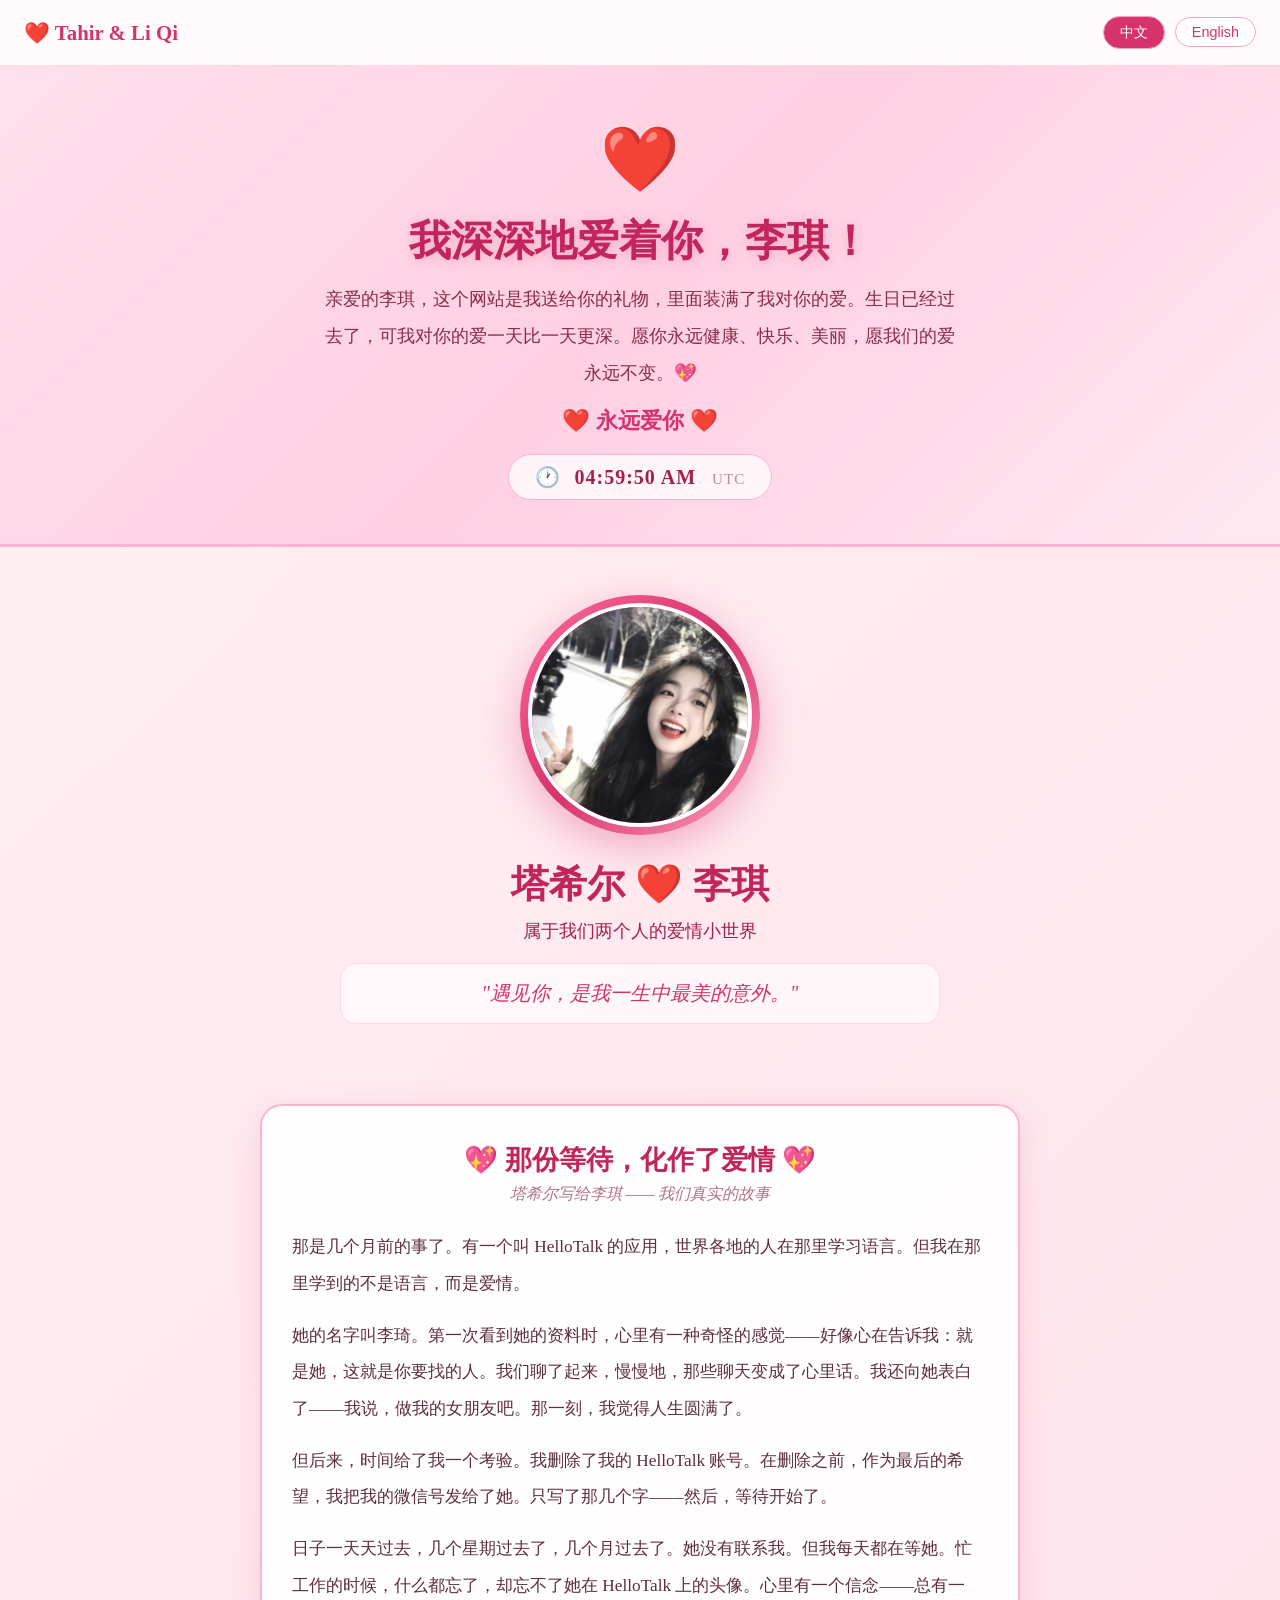
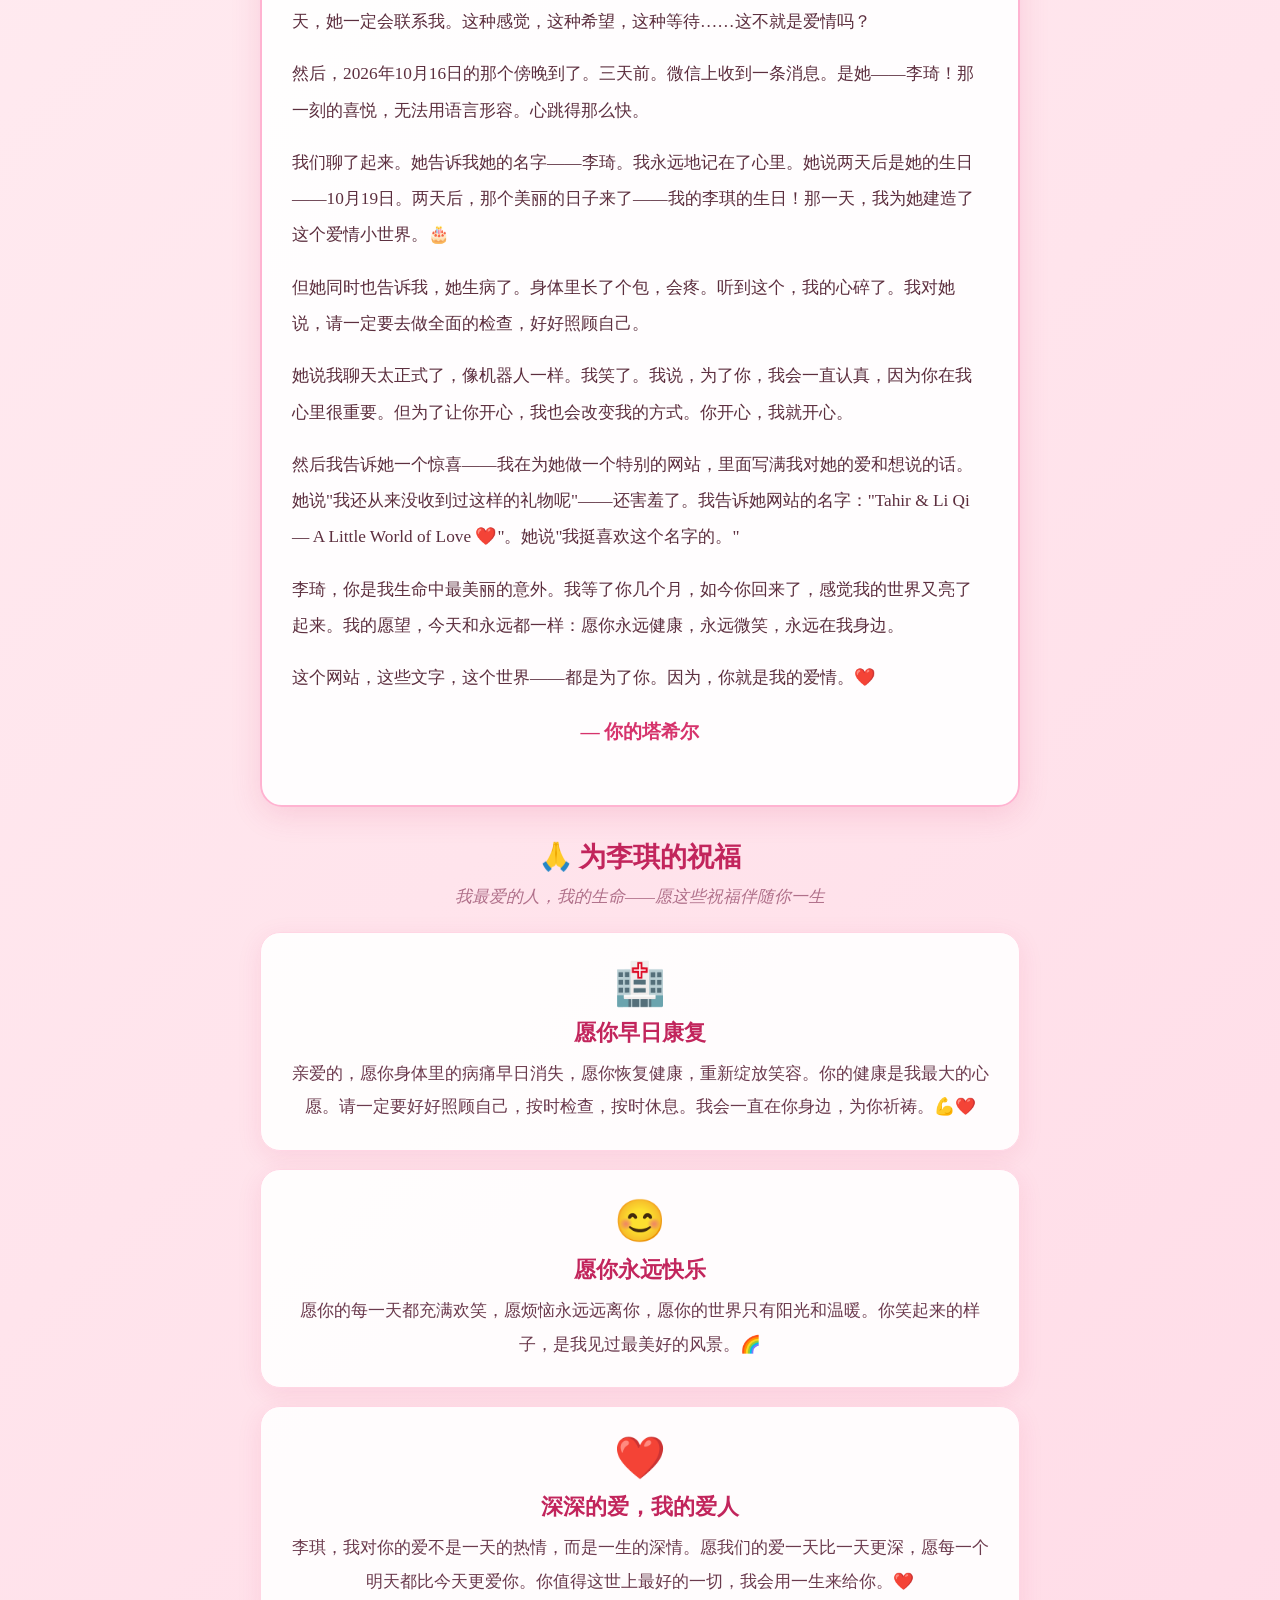
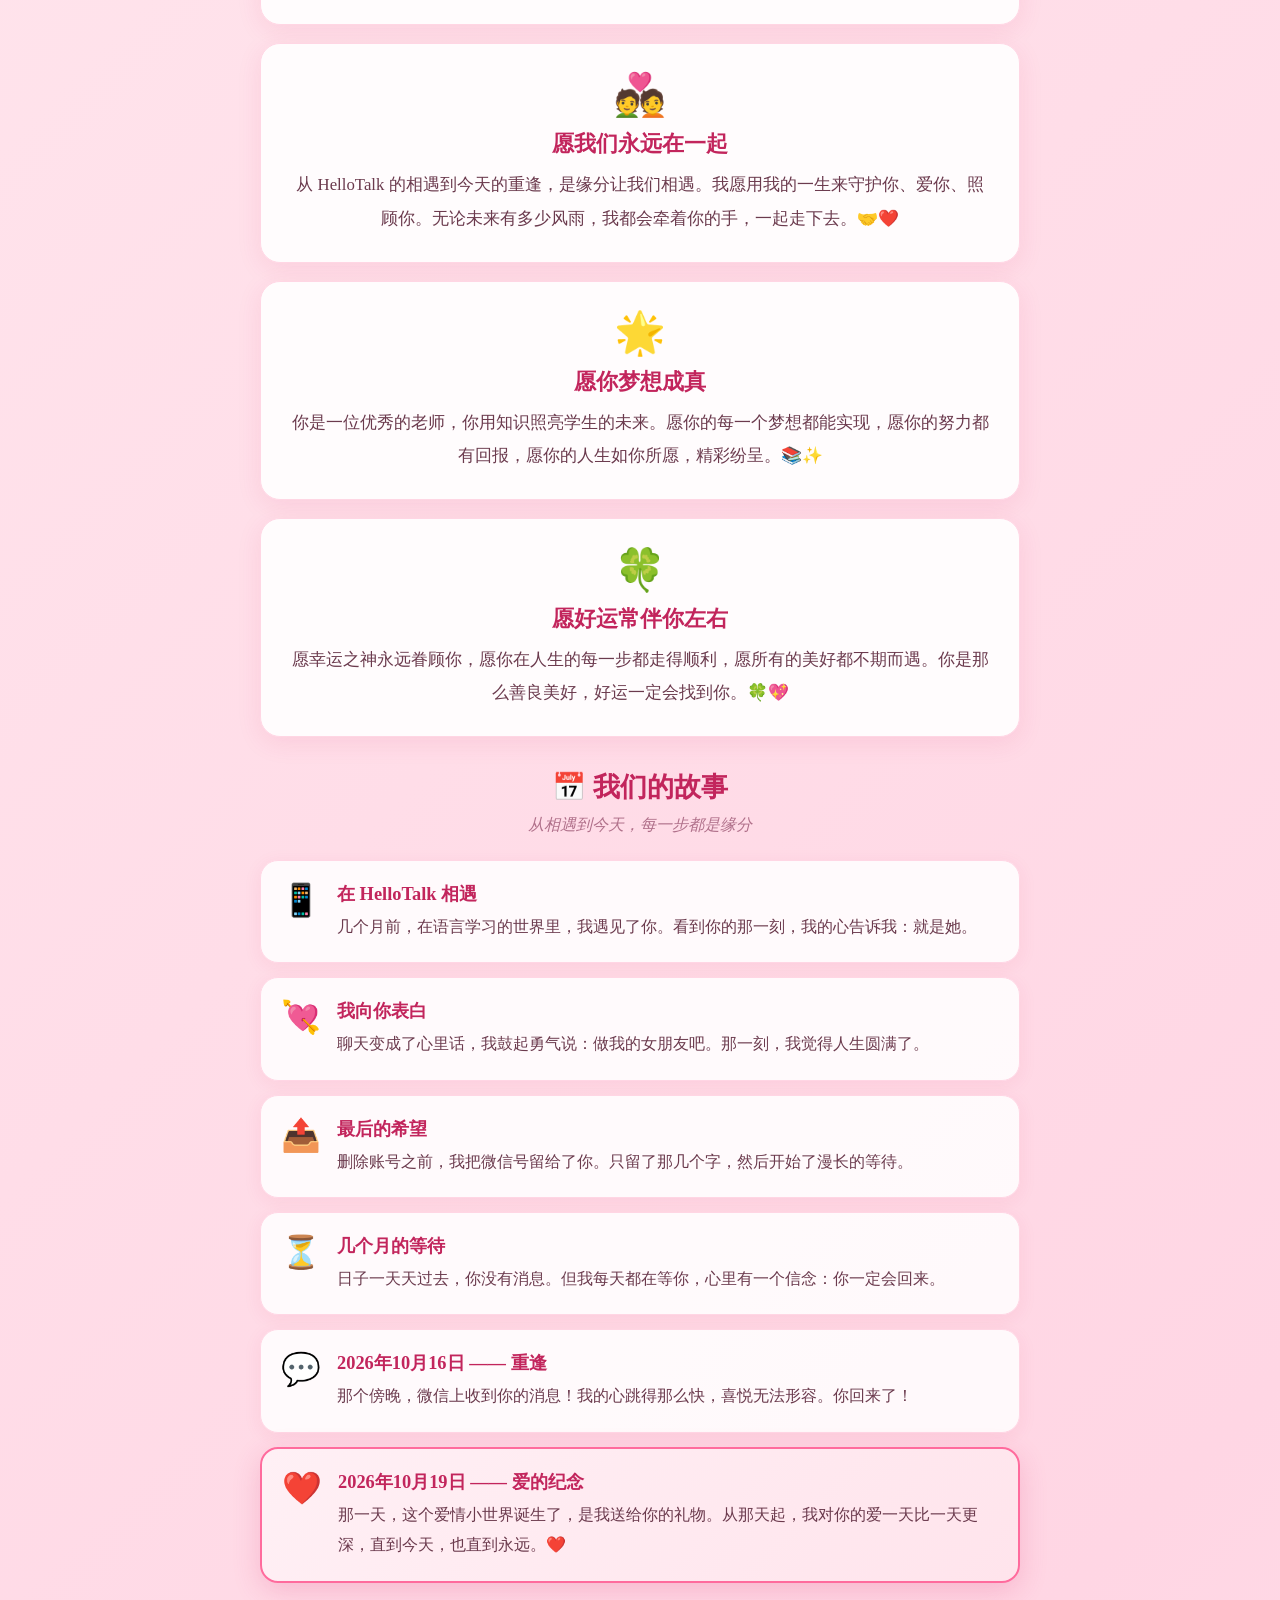
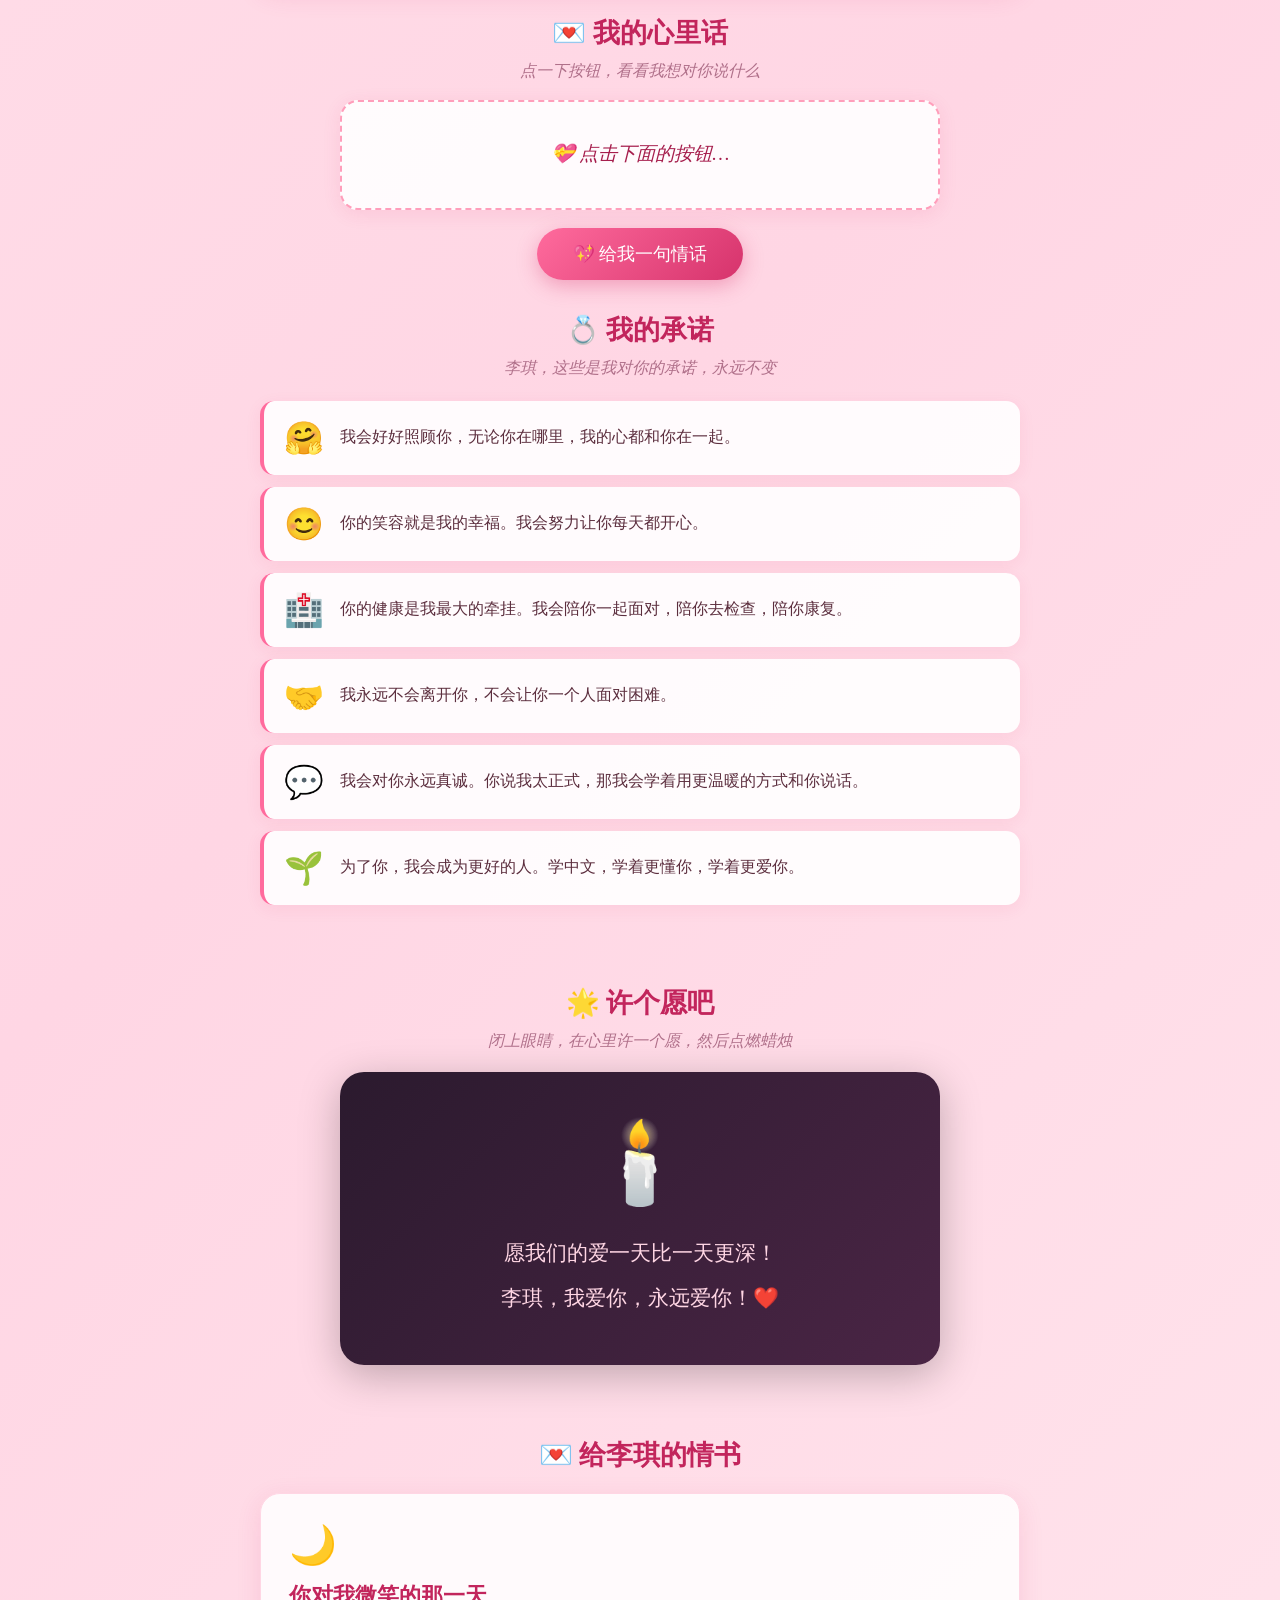
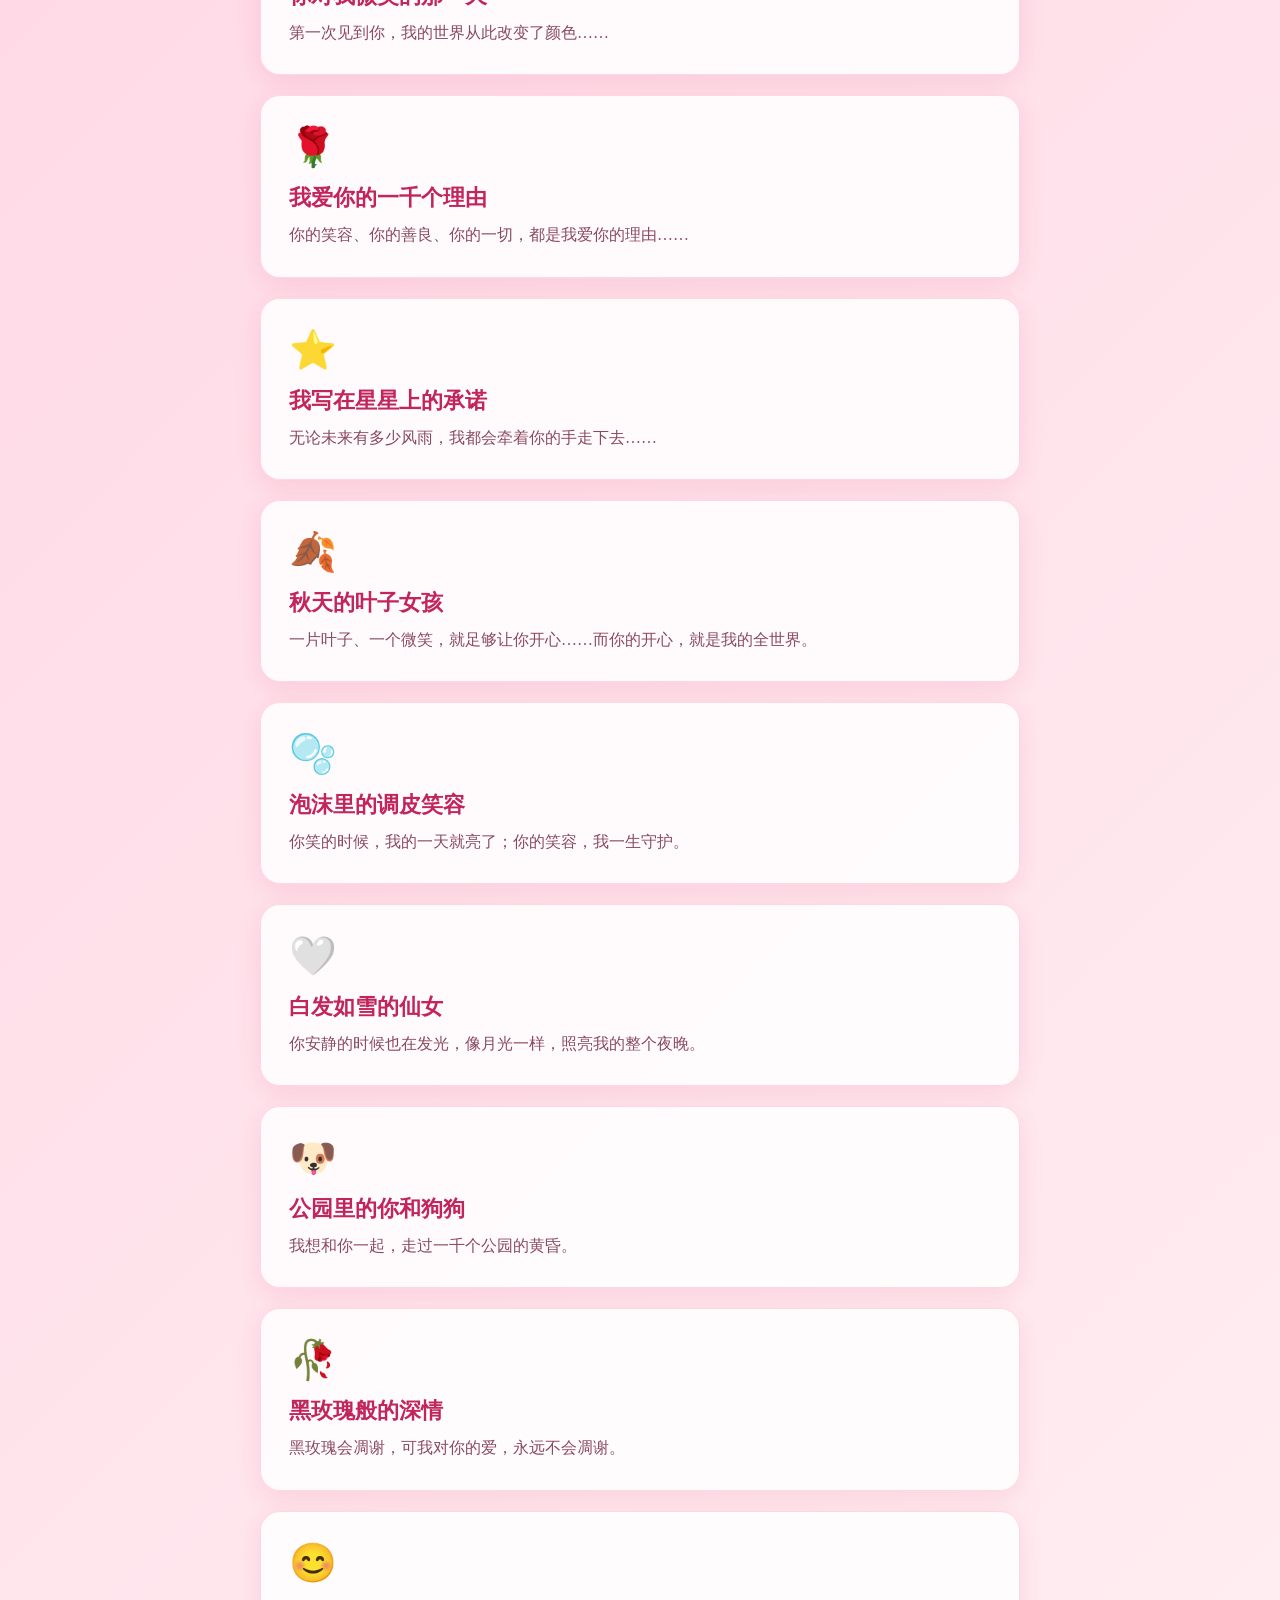
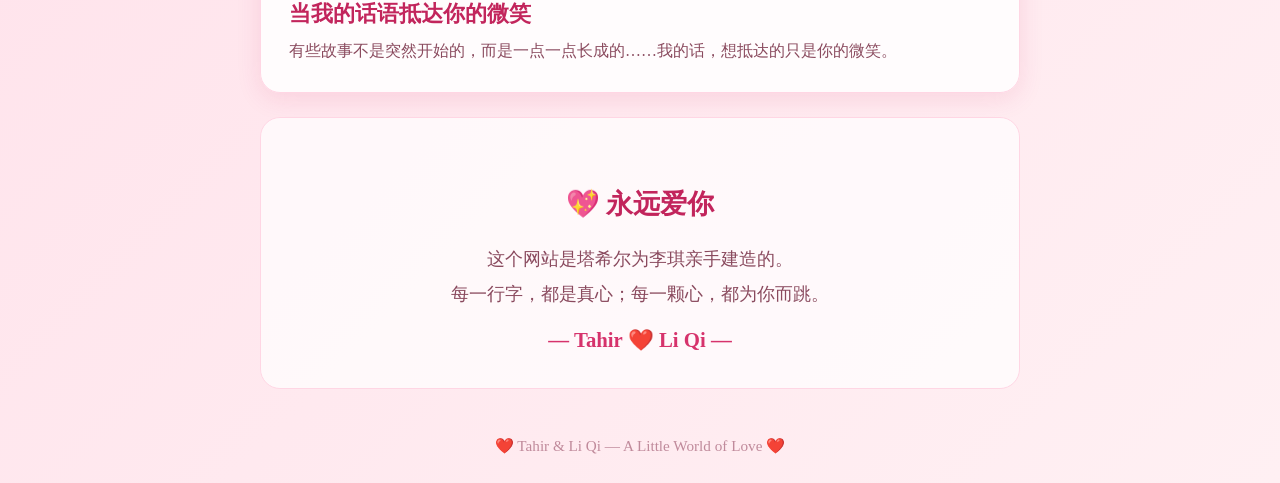
<file: index.html>
<!DOCTYPE html>
<html lang="zh-CN">
<head>
<meta charset="UTF-8">
<meta name="viewport" content="width=device-width, initial-scale=1.0">
<title>Tahir & Li Qi — A Little World of Love ❤️</title>
<meta name="description" content="Tahir & Li Qi — A Little World of Love. 一个属于塔希尔和李琪的爱情小世界。">
<link rel="stylesheet" href="style.css">
</head>
<body data-lang="zh">
<div class="hearts" id="hearts"></div>
<div class="flowers" id="flowers"></div>

<nav>
  <div class="nav-title">❤️ Tahir & Li Qi</div>
  <div class="lang-toggle">
    <button onclick="setLang('zh')" id="btn-zh" class="active">中文</button>
    <button onclick="setLang('en')" id="btn-en">English</button>
  </div>
</nav>

<section class="birthday-hero">
  <div class="birthday-cake">❤️</div>
  <h1 class="lang-zh">我深深地爱着你，李琪！</h1>
  <h1 class="lang-en">I Love You Deeply, Li Qi!</h1>
  <p class="birthday-wish lang-zh">亲爱的李琪，这个网站是我送给你的礼物，里面装满了我对你的爱。生日已经过去了，可我对你的爱一天比一天更深。愿你永远健康、快乐、美丽，愿我们的爱永远不变。💖</p>
  <p class="birthday-wish lang-en">Dear Li Qi, this website is my gift to you, filled with all my love. Your birthday has passed, but my love for you grows deeper every day. May you always be healthy, happy, and beautiful, and may our love never change. 💖</p>
  <div class="birthday-date lang-zh">❤️ 永远爱你 ❤️</div>
  <div class="birthday-date lang-en">❤️ Forever Yours ❤️</div>
  <div class="live-clock" id="live-clock">
    <span class="clock-icon">🕐</span>
    <span id="clock-time">--:--:--</span>
    <span id="clock-zone"></span>
  </div>
</section>

<header class="hero">
  <div class="photo-frame">
    <img src="images/liqi.jpg" alt="Li Qi 李琪">
  </div>
  <h1 class="lang-zh">塔希尔 ❤️ 李琪</h1>
  <h1 class="lang-en">Tahir ❤️ Li Qi</h1>
  <p class="subtitle lang-zh">属于我们两个人的爱情小世界</p>
  <p class="subtitle lang-en">A Little World of Love, just for the two of us</p>
  <div class="love-quote lang-zh">"遇见你，是我一生中最美的意外。"</div>
  <div class="love-quote lang-en">"Meeting you was the most beautiful accident of my life."</div>
</header>

<main>
  <section class="featured-article">
    <h2 class="lang-zh">💖 那份等待，化作了爱情 💖</h2>
    <h2 class="lang-en">💖 The Wait That Became Love 💖</h2>
    <p class="featured-sub lang-zh">塔希尔写给李琪 —— 我们真实的故事</p>
    <p class="featured-sub lang-en">From Tahir to Li Qi — our true story</p>
    <article class="featured-text">
      <div class="lang-zh">
        <p>那是几个月前的事了。有一个叫 HelloTalk 的应用，世界各地的人在那里学习语言。但我在那里学到的不是语言，而是爱情。</p>
        <p>她的名字叫李琦。第一次看到她的资料时，心里有一种奇怪的感觉——好像心在告诉我：就是她，这就是你要找的人。我们聊了起来，慢慢地，那些聊天变成了心里话。我还向她表白了——我说，做我的女朋友吧。那一刻，我觉得人生圆满了。</p>
        <p>但后来，时间给了我一个考验。我删除了我的 HelloTalk 账号。在删除之前，作为最后的希望，我把我的微信号发给了她。只写了那几个字——然后，等待开始了。</p>
        <p>日子一天天过去，几个星期过去了，几个月过去了。她没有联系我。但我每天都在等她。忙工作的时候，什么都忘了，却忘不了她在 HelloTalk 上的头像。心里有一个信念——总有一天，她一定会联系我。这种感觉，这种希望，这种等待……这不就是爱情吗？</p>
        <p>然后，2026年10月16日的那个傍晚到了。三天前。微信上收到一条消息。是她——李琦！那一刻的喜悦，无法用语言形容。心跳得那么快。</p>
        <p>我们聊了起来。她告诉我她的名字——李琦。我永远地记在了心里。她说两天后是她的生日——10月19日。两天后，那个美丽的日子来了——我的李琪的生日！那一天，我为她建造了这个爱情小世界。🎂</p>
        <p>但她同时也告诉我，她生病了。身体里长了个包，会疼。听到这个，我的心碎了。我对她说，请一定要去做全面的检查，好好照顾自己。</p>
        <p>她说我聊天太正式了，像机器人一样。我笑了。我说，为了你，我会一直认真，因为你在我心里很重要。但为了让你开心，我也会改变我的方式。你开心，我就开心。</p>
        <p>然后我告诉她一个惊喜——我在为她做一个特别的网站，里面写满我对她的爱和想说的话。她说"我还从来没收到过这样的礼物呢"——还害羞了。我告诉她网站的名字："Tahir & Li Qi — A Little World of Love ❤️"。她说"我挺喜欢这个名字的。"</p>
        <p>李琦，你是我生命中最美丽的意外。我等了你几个月，如今你回来了，感觉我的世界又亮了起来。我的愿望，今天和永远都一样：愿你永远健康，永远微笑，永远在我身边。</p>
        <p>这个网站，这些文字，这个世界——都是为了你。因为，你就是我的爱情。❤️</p>
        <p class="signature">— 你的塔希尔</p>
      </div>
      <div class="lang-en">
        <p>This was a few months ago. There was an app called HelloTalk, where people from all over the world meet to learn languages. But I didn't find a language there — I found love.</p>
        <p>Her name was Li Qi. The first time I saw her profile, I felt something strange — as if my heart was telling me: this is her, this is the one you've been looking for. We started talking, and slowly those chats became heart-to-heart talks. I even confessed to her — I said, be my girlfriend. In that moment, life felt complete.</p>
        <p>But then, time gave me a test. I deleted my HelloTalk account. Before deleting, as a last hope, I sent her my WeChat ID. Just those few words — and then, the waiting began.</p>
        <p>Days passed, weeks passed, months passed. She didn't contact me. But I waited for her every day. Busy with work, I forgot everything — except her HelloTalk profile picture. There was a belief in my heart — one day, she would definitely contact me. This feeling, this hope, this waiting… isn't this what love is?</p>
        <p>Then came that evening of October 16, 2026. Three days ago. A message arrived on WeChat. It was her — Li Qi! The joy of that moment cannot be described in words. My heart was beating so fast.</p>
        <p>We talked. She told me her name — 李琦, Li Qi. I saved it forever. She said her birthday was in two days — October 19. And two days later, that beautiful day came — my Li Qi's birthday! That day, I built this little world of love for her. 🎂</p>
        <p>But she also told me she was sick. There was a lump in her body, and it hurt. Hearing this broke my heart. I told her, please get a full checkup and take good care of yourself.</p>
        <p>She said I chat too formally, like a robot. I laughed. I said, for you I will always be serious, because you are serious to me. But to make you happy, I will change my style too. If you're happy, I'm happy.</p>
        <p>Then I told her about a surprise — I was making a special website for her, filled with my love and words for her. She said "I've never received such a gift before" — and felt shy. I told her the website's name: "Tahir & Li Qi — A Little World of Love ❤️". She said "I quite like this name."</p>
        <p>Li Qi, you are the most beautiful accident of my life. I waited months for you, and now that you're back, it feels like my world is bright again. My wish, today and forever, is: may you always be healthy, always smile, and always stay with me.</p>
        <p>This website, these words, this world — all for you. Because you are my love. ❤️</p>
        <p class="signature">— Your Tahir</p>
      </div>
    </article>
  </section>

  <section class="blessings">
    <h2 class="lang-zh">🙏 为李琪的祝福</h2>
    <h2 class="lang-en">🙏 Blessings for Li Qi</h2>
    <p class="blessings-intro lang-zh">我最爱的人，我的生命——愿这些祝福伴随你一生</p>
    <p class="blessings-intro lang-en">For my beloved, my life — may these blessings follow you always</p>

    <div class="blessing-card">
      <div class="blessing-emoji">🏥</div>
      <h3 class="lang-zh">愿你早日康复</h3>
      <h3 class="lang-en">Get Well Soon</h3>
      <p class="lang-zh">亲爱的，愿你身体里的病痛早日消失，愿你恢复健康，重新绽放笑容。你的健康是我最大的心愿。请一定要好好照顾自己，按时检查，按时休息。我会一直在你身边，为你祈祷。💪❤️</p>
      <p class="lang-en">My dear, may the pain in your body disappear soon. May you recover your health and smile again. Your health is my biggest wish. Please take good care of yourself, get your checkups on time, rest well. I will always be by your side, praying for you. 💪❤️</p>
    </div>

    <div class="blessing-card">
      <div class="blessing-emoji">😊</div>
      <h3 class="lang-zh">愿你永远快乐</h3>
      <h3 class="lang-en">May You Always Be Happy</h3>
      <p class="lang-zh">愿你的每一天都充满欢笑，愿烦恼永远远离你，愿你的世界只有阳光和温暖。你笑起来的样子，是我见过最美好的风景。🌈</p>
      <p class="lang-en">May every day of yours be filled with laughter. May worries stay far from you, and may your world hold only sunshine and warmth. Your smile is the most beautiful sight I have ever seen. 🌈</p>
    </div>

    <div class="blessing-card">
      <div class="blessing-emoji">❤️</div>
      <h3 class="lang-zh">深深的爱，我的爱人</h3>
      <h3 class="lang-en">My Deep Love, My Beloved</h3>
      <p class="lang-zh">李琪，我对你的爱不是一天的热情，而是一生的深情。愿我们的爱一天比一天更深，愿每一个明天都比今天更爱你。你值得这世上最好的一切，我会用一生来给你。❤️</p>
      <p class="lang-en">Li Qi, my love for you is not a single day's passion — it is a lifetime of deep devotion. May our love grow deeper every day, and may every tomorrow love you more than today. You deserve the very best this world has to offer, and I will spend my life giving it to you. ❤️</p>
    </div>

    <div class="blessing-card">
      <div class="blessing-emoji">💑</div>
      <h3 class="lang-zh">愿我们永远在一起</h3>
      <h3 class="lang-en">May We Be Together Forever</h3>
      <p class="lang-zh">从 HelloTalk 的相遇到今天的重逢，是缘分让我们相遇。我愿用我的一生来守护你、爱你、照顾你。无论未来有多少风雨，我都会牵着你的手，一起走下去。🤝❤️</p>
      <p class="lang-en">From our meeting on HelloTalk to our reunion today, fate brought us together. I want to spend my life protecting you, loving you, caring for you. No matter what storms come, I will hold your hand and walk with you. 🤝❤️</p>
    </div>

    <div class="blessing-card">
      <div class="blessing-emoji">🌟</div>
      <h3 class="lang-zh">愿你梦想成真</h3>
      <h3 class="lang-en">May Your Dreams Come True</h3>
      <p class="lang-zh">你是一位优秀的老师，你用知识照亮学生的未来。愿你的每一个梦想都能实现，愿你的努力都有回报，愿你的人生如你所愿，精彩纷呈。📚✨</p>
      <p class="lang-en">You are a wonderful teacher, lighting up your students' futures with knowledge. May every dream of yours come true, may your hard work be rewarded, and may your life be as brilliant as you wish. 📚✨</p>
    </div>

    <div class="blessing-card">
      <div class="blessing-emoji">🍀</div>
      <h3 class="lang-zh">愿好运常伴你左右</h3>
      <h3 class="lang-en">May Good Luck Always Find You</h3>
      <p class="lang-zh">愿幸运之神永远眷顾你，愿你在人生的每一步都走得顺利，愿所有的美好都不期而遇。你是那么善良美好，好运一定会找到你。🍀💖</p>
      <p class="lang-en">May fortune always smile upon you. May every step of your life go smoothly, and may beautiful surprises find you when you least expect them. You are so kind and wonderful — good luck will surely find you. 🍀💖</p>
    </div>
  </section>

  <section class="timeline">
    <h2 class="lang-zh">📅 我们的故事</h2>
    <h2 class="lang-en">📅 Our Story</h2>
    <p class="timeline-intro lang-zh">从相遇到今天，每一步都是缘分</p>
    <p class="timeline-intro lang-en">From the day we met to today — every step was fate</p>

    <div class="timeline-item">
      <div class="timeline-dot">📱</div>
      <div class="timeline-content">
        <h3 class="lang-zh">在 HelloTalk 相遇</h3>
        <h3 class="lang-en">We Met on HelloTalk</h3>
        <p class="lang-zh">几个月前，在语言学习的世界里，我遇见了你。看到你的那一刻，我的心告诉我：就是她。</p>
        <p class="lang-en">Months ago, in a world of language learning, I met you. The moment I saw you, my heart told me: it's her.</p>
      </div>
    </div>

    <div class="timeline-item">
      <div class="timeline-dot">💘</div>
      <div class="timeline-content">
        <h3 class="lang-zh">我向你表白</h3>
        <h3 class="lang-en">I Confessed My Love</h3>
        <p class="lang-zh">聊天变成了心里话，我鼓起勇气说：做我的女朋友吧。那一刻，我觉得人生圆满了。</p>
        <p class="lang-en">Chats became heart-to-heart talks. I gathered my courage and said: be my girlfriend. In that moment, life felt complete.</p>
      </div>
    </div>

    <div class="timeline-item">
      <div class="timeline-dot">📤</div>
      <div class="timeline-content">
        <h3 class="lang-zh">最后的希望</h3>
        <h3 class="lang-en">A Last Hope</h3>
        <p class="lang-zh">删除账号之前，我把微信号留给了你。只留了那几个字，然后开始了漫长的等待。</p>
        <p class="lang-en">Before deleting my account, I left you my WeChat ID. Just those few words — and then the long wait began.</p>
      </div>
    </div>

    <div class="timeline-item">
      <div class="timeline-dot">⏳</div>
      <div class="timeline-content">
        <h3 class="lang-zh">几个月的等待</h3>
        <h3 class="lang-en">Months of Waiting</h3>
        <p class="lang-zh">日子一天天过去，你没有消息。但我每天都在等你，心里有一个信念：你一定会回来。</p>
        <p class="lang-en">Days passed with no word from you. But I waited every day, with one belief in my heart: you would come back.</p>
      </div>
    </div>

    <div class="timeline-item">
      <div class="timeline-dot">💬</div>
      <div class="timeline-content">
        <h3 class="lang-zh">2026年10月16日 —— 重逢</h3>
        <h3 class="lang-en">October 16, 2026 — Reunion</h3>
        <p class="lang-zh">那个傍晚，微信上收到你的消息！我的心跳得那么快，喜悦无法形容。你回来了！</p>
        <p class="lang-en">That evening, your message arrived on WeChat! My heart raced, joy beyond words. You came back!</p>
      </div>
    </div>

    <div class="timeline-item highlight">
      <div class="timeline-dot">❤️</div>
      <div class="timeline-content">
        <h3 class="lang-zh">2026年10月19日 —— 爱的纪念</h3>
        <h3 class="lang-en">October 19, 2026 — A Day of Love</h3>
        <p class="lang-zh">那一天，这个爱情小世界诞生了，是我送给你的礼物。从那天起，我对你的爱一天比一天更深，直到今天，也直到永远。❤️</p>
        <p class="lang-en">That day, this little world of love was born — my gift to you. And since that day, my love for you has grown deeper every day, until today, and until forever. ❤️</p>
      </div>
    </div>
  </section>

  <section class="love-notes">
    <h2 class="lang-zh">💌 我的心里话</h2>
    <h2 class="lang-en">💌 Words From My Heart</h2>
    <p class="lang-zh">点一下按钮，看看我想对你说什么</p>
    <p class="lang-en">Tap the button to see what I want to tell you</p>
    <div class="note-display" id="note-display">
      <p class="lang-zh">💝 点击下面的按钮…</p>
      <p class="lang-en">💝 Tap the button below…</p>
    </div>
    <button class="note-btn" onclick="showLoveNote()">
      <span class="lang-zh">💖 给我一句情话</span>
      <span class="lang-en">💖 Give Me a Love Note</span>
    </button>
  </section>

  <section class="promises">
    <h2 class="lang-zh">💍 我的承诺</h2>
    <h2 class="lang-en">💍 My Promises to You</h2>
    <p class="promises-intro lang-zh">李琪，这些是我对你的承诺，永远不变</p>
    <p class="promises-intro lang-en">Li Qi, these are my promises to you — forever unchanging</p>

    <div class="promise-card">
      <div class="promise-emoji">🤗</div>
      <p class="lang-zh">我会好好照顾你，无论你在哪里，我的心都和你在一起。</p>
      <p class="lang-en">I will take good care of you — no matter where you are, my heart is with you.</p>
    </div>
    <div class="promise-card">
      <div class="promise-emoji">😊</div>
      <p class="lang-zh">你的笑容就是我的幸福。我会努力让你每天都开心。</p>
      <p class="lang-en">Your smile is my happiness. I will work hard to make you happy every day.</p>
    </div>
    <div class="promise-card">
      <div class="promise-emoji">🏥</div>
      <p class="lang-zh">你的健康是我最大的牵挂。我会陪你一起面对，陪你去检查，陪你康复。</p>
      <p class="lang-en">Your health is my biggest concern. I will face it with you, go to checkups with you, recover with you.</p>
    </div>
    <div class="promise-card">
      <div class="promise-emoji">🤝</div>
      <p class="lang-zh">我永远不会离开你，不会让你一个人面对困难。</p>
      <p class="lang-en">I will never leave you, never let you face difficulties alone.</p>
    </div>
    <div class="promise-card">
      <div class="promise-emoji">💬</div>
      <p class="lang-zh">我会对你永远真诚。你说我太正式，那我会学着用更温暖的方式和你说话。</p>
      <p class="lang-en">I will always be sincere with you. You said I'm too formal — I will learn to speak to you more warmly.</p>
    </div>
    <div class="promise-card">
      <div class="promise-emoji">🌱</div>
      <p class="lang-zh">为了你，我会成为更好的人。学中文，学着更懂你，学着更爱你。</p>
      <p class="lang-en">For you, I will become a better person. Learning Chinese, learning to understand you more, learning to love you more.</p>
    </div>
  </section>

  <section class="wish">
    <h2 class="lang-zh">🌟 许个愿吧</h2>
    <h2 class="lang-en">🌟 Make a Wish</h2>
    <p class="lang-zh">闭上眼睛，在心里许一个愿，然后点燃蜡烛</p>
    <p class="lang-en">Close your eyes, make a wish in your heart, then light the candle</p>
    <div class="candle-area" id="candle-area">
      <div class="candle lit" id="candle">🕯️</div>
      <p class="wish-text lang-zh" id="wish-text-zh">愿我们的爱一天比一天更深！<br>李琪，我爱你，永远爱你！❤️</p>
      <p class="wish-text lang-en" id="wish-text-en">May our love grow deeper every day!<br>Li Qi, I love you, forever! ❤️</p>
    </div>
  </section>

  <section class="articles">
    <h2 class="lang-zh">💌 给李琪的情书</h2>
    <h2 class="lang-en">💌 Love Letters to Li Qi</h2>

    <a href="articles/article1.html" class="card">
      <div class="card-emoji">🌙</div>
      <h3 class="lang-zh">你对我微笑的那一天</h3>
      <h3 class="lang-en">The Day You Smiled at Me</h3>
      <p class="lang-zh">第一次见到你，我的世界从此改变了颜色……</p>
      <p class="lang-en">The first time I saw you, my world changed color forever…</p>
    </a>

    <a href="articles/article2.html" class="card">
      <div class="card-emoji">🌹</div>
      <h3 class="lang-zh">我爱你的一千个理由</h3>
      <h3 class="lang-en">A Thousand Reasons I Love You</h3>
      <p class="lang-zh">你的笑容、你的善良、你的一切，都是我爱你的理由……</p>
      <p class="lang-en">Your smile, your kindness, everything about you is why I love you…</p>
    </a>

    <a href="articles/article3.html" class="card">
      <div class="card-emoji">⭐</div>
      <h3 class="lang-zh">我写在星星上的承诺</h3>
      <h3 class="lang-en">My Promise, Written in the Stars</h3>
      <p class="lang-zh">无论未来有多少风雨，我都会牵着你的手走下去……</p>
      <p class="lang-en">No matter what storms come, I will hold your hand and walk on…</p>
    </a>

    <a href="articles/photo1-autumn.html" class="card">
      <div class="card-emoji">🍂</div>
      <h3 class="lang-zh">秋天的叶子女孩</h3>
      <h3 class="lang-en">The Girl of Autumn Leaves</h3>
      <p class="lang-zh">一片叶子、一个微笑，就足够让你开心……而你的开心，就是我的全世界。</p>
      <p class="lang-en">One leaf, one smile is enough to make you happy… and your happiness is my whole world.</p>
    </a>

    <a href="articles/photo2-foam.html" class="card">
      <div class="card-emoji">🫧</div>
      <h3 class="lang-zh">泡沫里的调皮笑容</h3>
      <h3 class="lang-en">Your Playful Smile in the Foam</h3>
      <p class="lang-zh">你笑的时候，我的一天就亮了；你的笑容，我一生守护。</p>
      <p class="lang-en">When you laugh, my day lights up; your smile, I will guard all my life.</p>
    </a>

    <a href="articles/photo3-white.html" class="card">
      <div class="card-emoji">🤍</div>
      <h3 class="lang-zh">白发如雪的仙女</h3>
      <h3 class="lang-en">My Angel with Snow-White Hair</h3>
      <p class="lang-zh">你安静的时候也在发光，像月光一样，照亮我的整个夜晚。</p>
      <p class="lang-en">Even in silence you glow, like moonlight, lighting up my whole night.</p>
    </a>

    <a href="articles/photo4-park.html" class="card">
      <div class="card-emoji">🐶</div>
      <h3 class="lang-zh">公园里的你和狗狗</h3>
      <h3 class="lang-en">You and the Dog in the Park</h3>
      <p class="lang-zh">我想和你一起，走过一千个公园的黄昏。</p>
      <p class="lang-en">I want to walk with you through a thousand park sunsets.</p>
    </a>

    <a href="articles/photo5-rose.html" class="card">
      <div class="card-emoji">🥀</div>
      <h3 class="lang-zh">黑玫瑰般的深情</h3>
      <h3 class="lang-en">A Love Deep as a Black Rose</h3>
      <p class="lang-zh">黑玫瑰会凋谢，可我对你的爱，永远不会凋谢。</p>
      <p class="lang-en">A black rose may fade, but my love for you will never fade.</p>
    </a>

    <a href="articles/words-to-your-smile.html" class="card">
      <div class="card-emoji">😊</div>
      <h3 class="lang-zh">当我的话语抵达你的微笑</h3>
      <h3 class="lang-en">When My Words Reached Your Smile</h3>
      <p class="lang-zh">有些故事不是突然开始的，而是一点一点长成的……我的话，想抵达的只是你的微笑。</p>
      <p class="lang-en">Some stories don't begin all at once — they grow slowly… and my words only want to reach your smile.</p>
    </a>
  </section>

  <section class="forever">
    <h2 class="lang-zh">💖 永远爱你</h2>
    <h2 class="lang-en">💖 Forever Yours</h2>
    <p class="lang-zh">这个网站是塔希尔为李琪亲手建造的。<br>每一行字，都是真心；每一颗心，都为你而跳。</p>
    <p class="lang-en">This website was built by Tahir, for Li Qi, with his own hands.<br>Every word is sincere; every heart beats for you.</p>
    <div class="signature">— Tahir ❤️ Li Qi —</div>
  </section>
</main>

<footer>
  <p>❤️ Tahir & Li Qi — A Little World of Love ❤️</p>
</footer>

<script>
function setLang(l) {
  document.body.setAttribute('data-lang', l);
  document.getElementById('btn-zh').classList.toggle('active', l === 'zh');
  document.getElementById('btn-en').classList.toggle('active', l === 'en');
  document.documentElement.lang = l === 'zh' ? 'zh-CN' : 'en';
  try { localStorage.setItem('love-lang', l); } catch (e) {}
}
// Love notes — random romantic messages
var loveNotes = [
  {zh: "李琪，你是我生命中最美丽的意外。💖", en: "Li Qi, you are the most beautiful accident of my life. 💖"},
  {zh: "每天醒来，第一个想到的就是你。☀️", en: "Every morning I wake up, you are my first thought. ☀️"},
  {zh: "你的笑容，是我所有的动力。😊", en: "Your smile is all my motivation. 😊"},
  {zh: "等了你几个月，每一天都值得。⏳❤️", en: "I waited months for you — every day was worth it. ⏳❤️"},
  {zh: "你生病的时候，我的心比你还疼。🏥💔", en: "When you are sick, my heart hurts more than yours. 🏥💔"},
  {zh: "我想牵着你的手，走过每一个春夏秋冬。🍃❄️", en: "I want to hold your hand through every spring, summer, autumn and winter. 🍃❄️"},
  {zh: "你说我像机器人，那我愿意为你变成最温暖的人。🤖➡️💝", en: "You said I'm like a robot — I'm willing to become the warmest person for you. 🤖➡️💝"},
  {zh: "这个网站的每一行字，都是我对你的真心。💌", en: "Every word on this website is my sincere heart for you. 💌"},
  {zh: "李琪，我对你的爱一天比一天更深。❤️", en: "Li Qi, my love for you grows deeper every day. ❤️"},
  {zh: "无论多远，我的心永远在你身边。🌍❤️", en: "No matter how far, my heart is always with you. 🌍❤️"},
  {zh: "遇见你，是我一生最幸运的事。🍀", en: "Meeting you is the luckiest thing in my life. 🍀"},
  {zh: "我想学好中文，只为更懂你的心。📖💕", en: "I want to learn Chinese well, just to understand your heart better. 📖💕"}
];
var lastNote = -1;
function showLoveNote() {
  var idx;
  do { idx = Math.floor(Math.random() * loveNotes.length); } while (idx === lastNote);
  lastNote = idx;
  var lang = document.body.getAttribute('data-lang') || 'zh';
  var box = document.getElementById('note-display');
  box.innerHTML = '<p>' + (lang === 'zh' ? loveNotes[idx].zh : loveNotes[idx].en) + '</p>';
}
// Birthday candle is lit by default (live burning)
(function() {
  try { setLang(localStorage.getItem('love-lang') || 'zh'); } catch (e) { setLang('zh'); }
  function tickClock() {
    try {
      var now = new Date();
      var t = now.toLocaleTimeString([], {hour: '2-digit', minute:'2-digit', second:'2-digit'});
      var z = Intl.DateTimeFormat().resolvedOptions().timeZone || '';
      document.getElementById('clock-time').textContent = t;
      document.getElementById('clock-zone').textContent = z.replace('_', ' ');
    } catch (e) {}
  }
  tickClock();
  setInterval(tickClock, 1000);
  var box = document.getElementById('hearts');
  for (var i = 0; i < 18; i++) {
    var h = document.createElement('div');
    h.className = 'heart';
    h.textContent = ['❤️','💖','💕','💗'][Math.floor(Math.random()*4)];
    h.style.left = Math.random()*100 + 'vw';
    h.style.animationDelay = (Math.random()*8) + 's';
    h.style.fontSize = (12 + Math.random()*20) + 'px';
    box.appendChild(h);
  }
  var fbox = document.getElementById('flowers');
  for (var j = 0; j < 30; j++) {
    var f = document.createElement('div');
    f.className = 'flower';
    f.textContent = ['🌸','🌺','🌷','💐','🌹','🏵️'][Math.floor(Math.random()*6)];
    f.style.left = Math.random()*100 + 'vw';
    f.style.animationDelay = (Math.random()*10) + 's';
    f.style.animationDuration = (7 + Math.random()*6) + 's';
    f.style.fontSize = (14 + Math.random()*22) + 'px';
    fbox.appendChild(f);
  }
})();
</script>
</body>
</html>
</file>
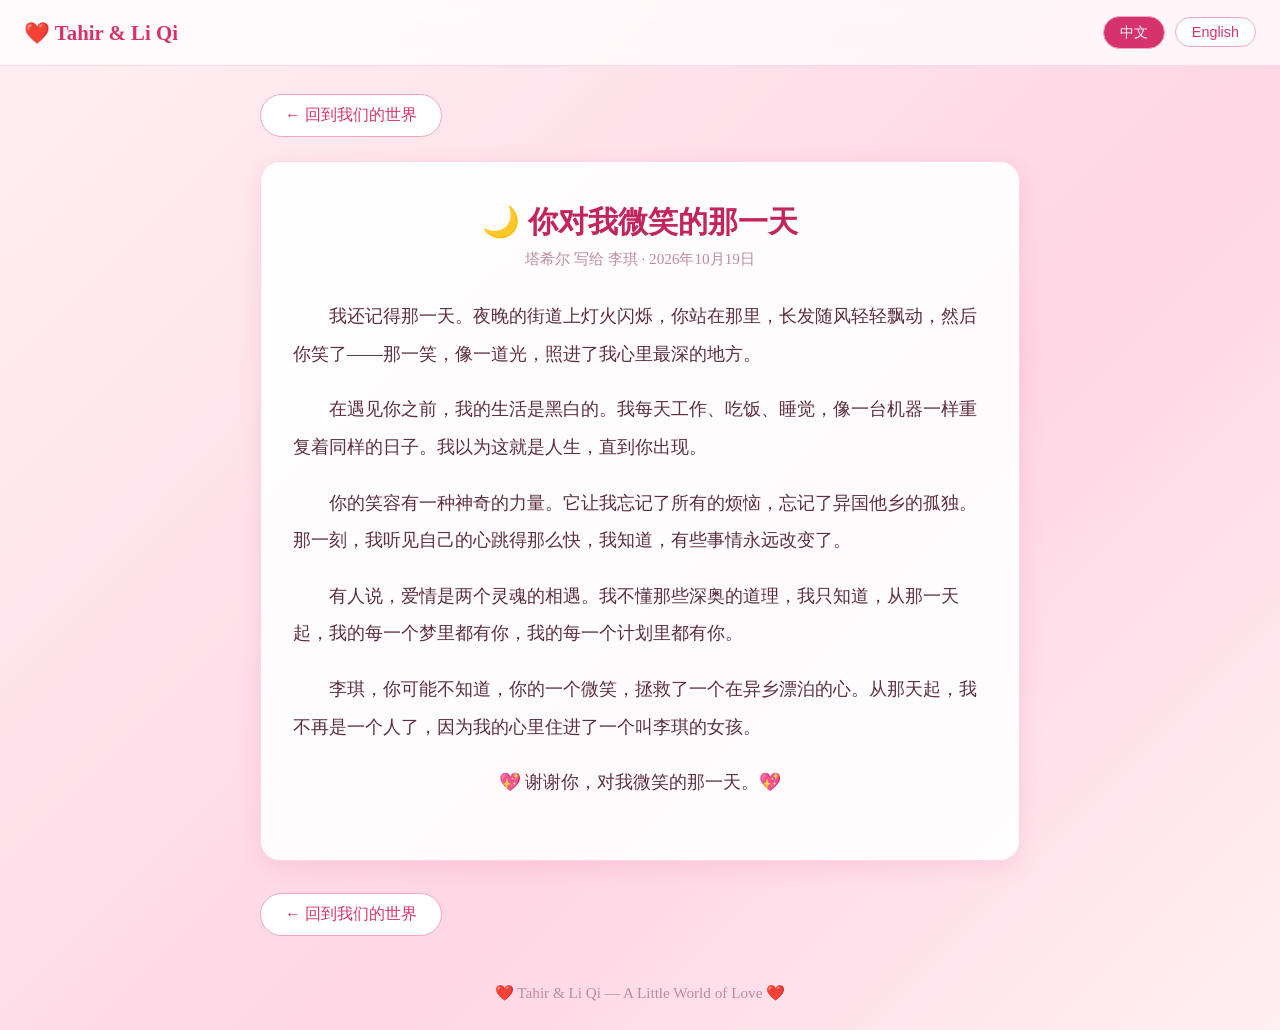
<file: articles/article1.html>
<!DOCTYPE html>
<html lang="zh-CN">
<head>
<meta charset="UTF-8">
<meta name="viewport" content="width=device-width, initial-scale=1.0">
<title>你对我微笑的那一天 — Tahir & Li Qi ❤️</title>
<meta name="description" content="你对我微笑的那一天 — 塔希尔给李琪的情书。The Day You Smiled at Me — a love letter from Tahir to Li Qi.">
<link rel="stylesheet" href="../style.css">
</head>
<body data-lang="zh">
<div class="hearts" id="hearts"></div>
<nav>
  <div class="nav-title">❤️ Tahir & Li Qi</div>
  <div class="lang-toggle">
    <button onclick="setLang('zh')" id="btn-zh" class="active">中文</button>
    <button onclick="setLang('en')" id="btn-en">English</button>
  </div>
</nav>
<main>
  <a href="../index.html" class="back-link lang-zh">← 回到我们的世界</a>
  <a href="../index.html" class="back-link lang-en">← Back to our world</a>
  <article class="article-page">
    <h1 class="lang-zh">🌙 你对我微笑的那一天</h1>
    <h1 class="lang-en">🌙 The Day You Smiled at Me</h1>
    <div class="article-date lang-zh">塔希尔 写给 李琪 · 2026年10月19日</div>
    <div class="article-date lang-en">Written by Tahir for Li Qi · October 19, 2026</div>

    <div class="lang-zh">
      <p>我还记得那一天。夜晚的街道上灯火闪烁，你站在那里，长发随风轻轻飘动，然后你笑了——那一笑，像一道光，照进了我心里最深的地方。</p>
      <p>在遇见你之前，我的生活是黑白的。我每天工作、吃饭、睡觉，像一台机器一样重复着同样的日子。我以为这就是人生，直到你出现。</p>
      <p>你的笑容有一种神奇的力量。它让我忘记了所有的烦恼，忘记了异国他乡的孤独。那一刻，我听见自己的心跳得那么快，我知道，有些事情永远改变了。</p>
      <p>有人说，爱情是两个灵魂的相遇。我不懂那些深奥的道理，我只知道，从那一天起，我的每一个梦里都有你，我的每一个计划里都有你。</p>
      <p>李琪，你可能不知道，你的一个微笑，拯救了一个在异乡漂泊的心。从那天起，我不再是一个人了，因为我的心里住进了一个叫李琪的女孩。</p>
      <p class="no-indent">💖 谢谢你，对我微笑的那一天。💖</p>
    </div>

    <div class="lang-en">
      <p>I still remember that day. The street lights were flickering at night, you stood there, your long hair dancing softly in the wind, and then you smiled — that smile was like a beam of light, shining into the deepest part of my heart.</p>
      <p>Before I met you, my life was black and white. I worked, ate, and slept every day, repeating the same routine like a machine. I thought that was life, until you appeared.</p>
      <p>Your smile has a magical power. It made me forget all my worries, forget the loneliness of being far from home. In that moment, I heard my own heart beating so fast, and I knew something had changed forever.</p>
      <p>They say love is the meeting of two souls. I don't understand such deep philosophy — I only know that from that day on, you have been in every dream of mine, in every plan I make.</p>
      <p>Li Qi, you may not know this, but your one smile saved a heart wandering in a foreign land. From that day on, I am no longer alone, because a girl named Li Qi now lives in my heart.</p>
      <p class="no-indent">💖 Thank you — for smiling at me that day. 💖</p>
    </div>
  </article>
  <a href="../index.html" class="back-link lang-zh">← 回到我们的世界</a>
  <a href="../index.html" class="back-link lang-en">← Back to our world</a>
</main>
<footer><p>❤️ Tahir & Li Qi — A Little World of Love ❤️</p></footer>
<script>
function setLang(l) {
  document.body.setAttribute('data-lang', l);
  document.getElementById('btn-zh').classList.toggle('active', l === 'zh');
  document.getElementById('btn-en').classList.toggle('active', l === 'en');
  document.documentElement.lang = l === 'zh' ? 'zh-CN' : 'en';
  try { localStorage.setItem('love-lang', l); } catch (e) {}
}
(function() {
  try { setLang(localStorage.getItem('love-lang') || 'zh'); } catch (e) { setLang('zh'); }
  var box = document.getElementById('hearts');
  for (var i = 0; i < 18; i++) {
    var h = document.createElement('div');
    h.className = 'heart';
    h.textContent = ['❤️','💖','💕','💗'][Math.floor(Math.random()*4)];
    h.style.left = Math.random()*100 + 'vw';
    h.style.animationDelay = (Math.random()*8) + 's';
    h.style.fontSize = (12 + Math.random()*20) + 'px';
    box.appendChild(h);
  }
})();
</script>
</body>
</html>
</file>
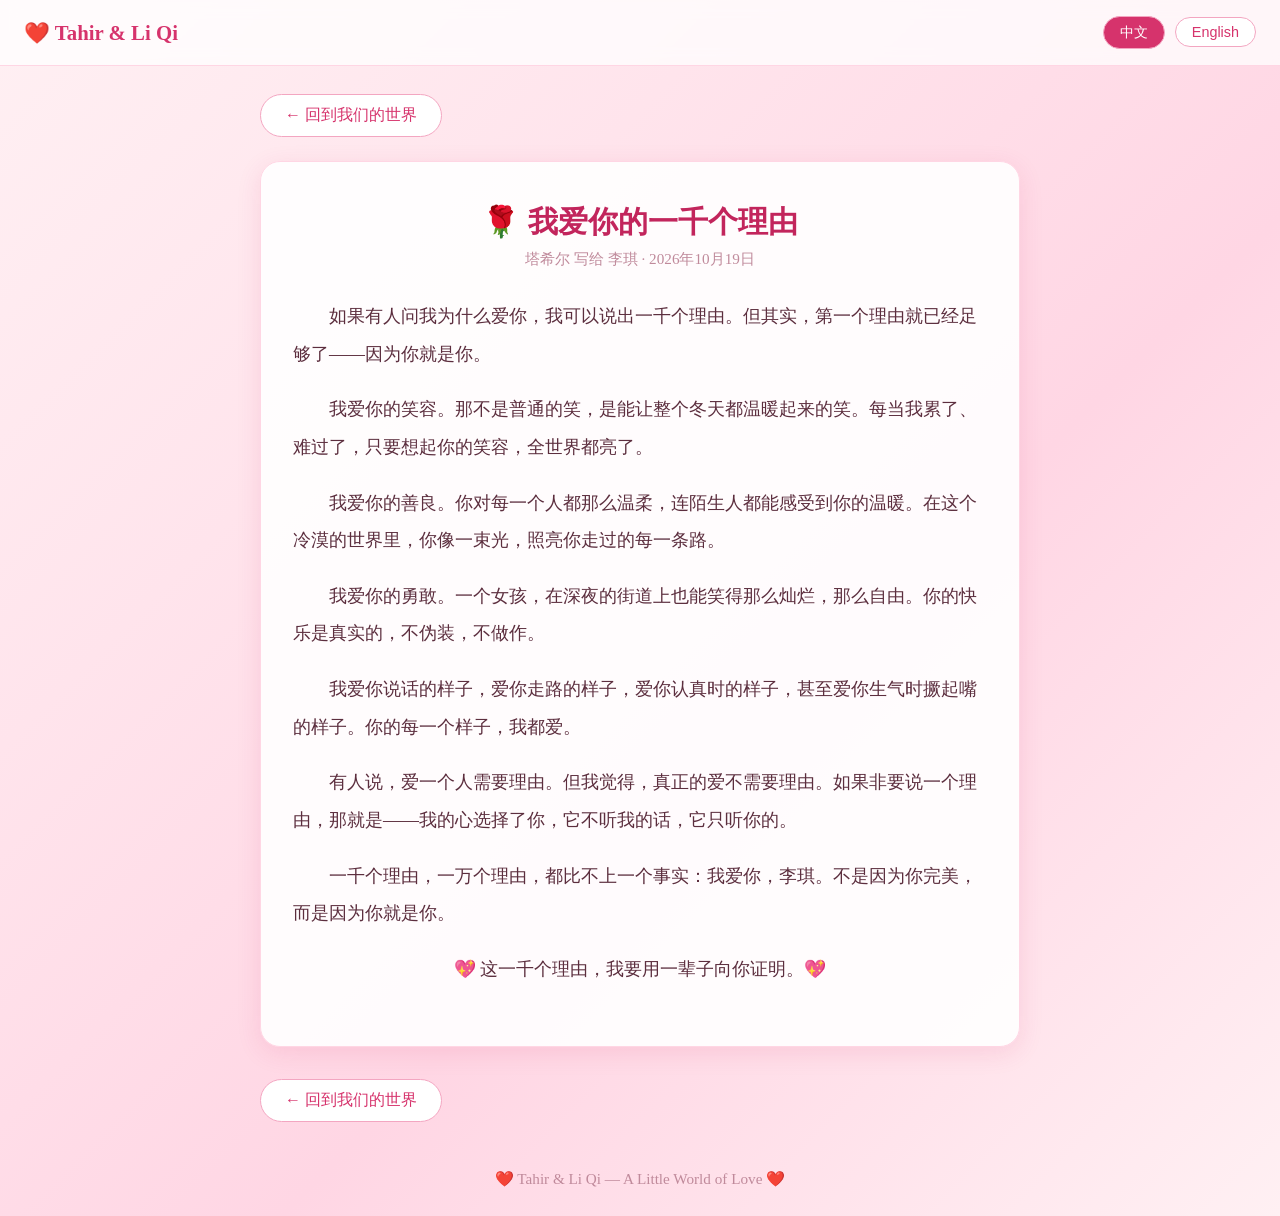
<file: articles/article2.html>
<!DOCTYPE html>
<html lang="zh-CN">
<head>
<meta charset="UTF-8">
<meta name="viewport" content="width=device-width, initial-scale=1.0">
<title>我爱你的一千个理由 — Tahir & Li Qi ❤️</title>
<meta name="description" content="我爱你的一千个理由 — 塔希尔给李琪的情书。A Thousand Reasons I Love You — a love letter from Tahir to Li Qi.">
<link rel="stylesheet" href="../style.css">
</head>
<body data-lang="zh">
<div class="hearts" id="hearts"></div>
<nav>
  <div class="nav-title">❤️ Tahir & Li Qi</div>
  <div class="lang-toggle">
    <button onclick="setLang('zh')" id="btn-zh" class="active">中文</button>
    <button onclick="setLang('en')" id="btn-en">English</button>
  </div>
</nav>
<main>
  <a href="../index.html" class="back-link lang-zh">← 回到我们的世界</a>
  <a href="../index.html" class="back-link lang-en">← Back to our world</a>
  <article class="article-page">
    <h1 class="lang-zh">🌹 我爱你的一千个理由</h1>
    <h1 class="lang-en">🌹 A Thousand Reasons I Love You</h1>
    <div class="article-date lang-zh">塔希尔 写给 李琪 · 2026年10月19日</div>
    <div class="article-date lang-en">Written by Tahir for Li Qi · October 19, 2026</div>

    <div class="lang-zh">
      <p>如果有人问我为什么爱你，我可以说出一千个理由。但其实，第一个理由就已经足够了——因为你就是你。</p>
      <p>我爱你的笑容。那不是普通的笑，是能让整个冬天都温暖起来的笑。每当我累了、难过了，只要想起你的笑容，全世界都亮了。</p>
      <p>我爱你的善良。你对每一个人都那么温柔，连陌生人都能感受到你的温暖。在这个冷漠的世界里，你像一束光，照亮你走过的每一条路。</p>
      <p>我爱你的勇敢。一个女孩，在深夜的街道上也能笑得那么灿烂，那么自由。你的快乐是真实的，不伪装，不做作。</p>
      <p>我爱你说话的样子，爱你走路的样子，爱你认真时的样子，甚至爱你生气时撅起嘴的样子。你的每一个样子，我都爱。</p>
      <p>有人说，爱一个人需要理由。但我觉得，真正的爱不需要理由。如果非要说一个理由，那就是——我的心选择了你，它不听我的话，它只听你的。</p>
      <p>一千个理由，一万个理由，都比不上一个事实：我爱你，李琪。不是因为你完美，而是因为你就是你。</p>
      <p class="no-indent">💖 这一千个理由，我要用一辈子向你证明。💖</p>
    </div>

    <div class="lang-en">
      <p>If someone asked me why I love you, I could give a thousand reasons. But honestly, the first one is already enough — because you are you.</p>
      <p>I love your smile. It's not an ordinary smile — it's the kind that can warm up an entire winter. Whenever I'm tired or sad, just thinking of your smile lights up my whole world.</p>
      <p>I love your kindness. You're so gentle with everyone; even strangers can feel your warmth. In this cold world, you're like a beam of light, brightening every road you walk.</p>
      <p>I love your courage. A girl who can laugh so brightly, so freely, on a street late at night. Your happiness is real — no pretense, no act.</p>
      <p>I love the way you talk, the way you walk, the way you look when you're serious — I even love the way you pout when you're upset. Every version of you, I love.</p>
      <p>They say loving someone needs a reason. But I believe true love needs no reason. And if I must give one, it's this — my heart chose you. It doesn't listen to me; it only listens to you.</p>
      <p>A thousand reasons, ten thousand reasons — none compare to one simple fact: I love you, Li Qi. Not because you're perfect, but because you are you.</p>
      <p class="no-indent">💖 These thousand reasons — I will spend my lifetime proving them to you. 💖</p>
    </div>
  </article>
  <a href="../index.html" class="back-link lang-zh">← 回到我们的世界</a>
  <a href="../index.html" class="back-link lang-en">← Back to our world</a>
</main>
<footer><p>❤️ Tahir & Li Qi — A Little World of Love ❤️</p></footer>
<script>
function setLang(l) {
  document.body.setAttribute('data-lang', l);
  document.getElementById('btn-zh').classList.toggle('active', l === 'zh');
  document.getElementById('btn-en').classList.toggle('active', l === 'en');
  document.documentElement.lang = l === 'zh' ? 'zh-CN' : 'en';
  try { localStorage.setItem('love-lang', l); } catch (e) {}
}
(function() {
  try { setLang(localStorage.getItem('love-lang') || 'zh'); } catch (e) { setLang('zh'); }
  var box = document.getElementById('hearts');
  for (var i = 0; i < 18; i++) {
    var h = document.createElement('div');
    h.className = 'heart';
    h.textContent = ['❤️','💖','💕','💗'][Math.floor(Math.random()*4)];
    h.style.left = Math.random()*100 + 'vw';
    h.style.animationDelay = (Math.random()*8) + 's';
    h.style.fontSize = (12 + Math.random()*20) + 'px';
    box.appendChild(h);
  }
})();
</script>
</body>
</html>
</file>
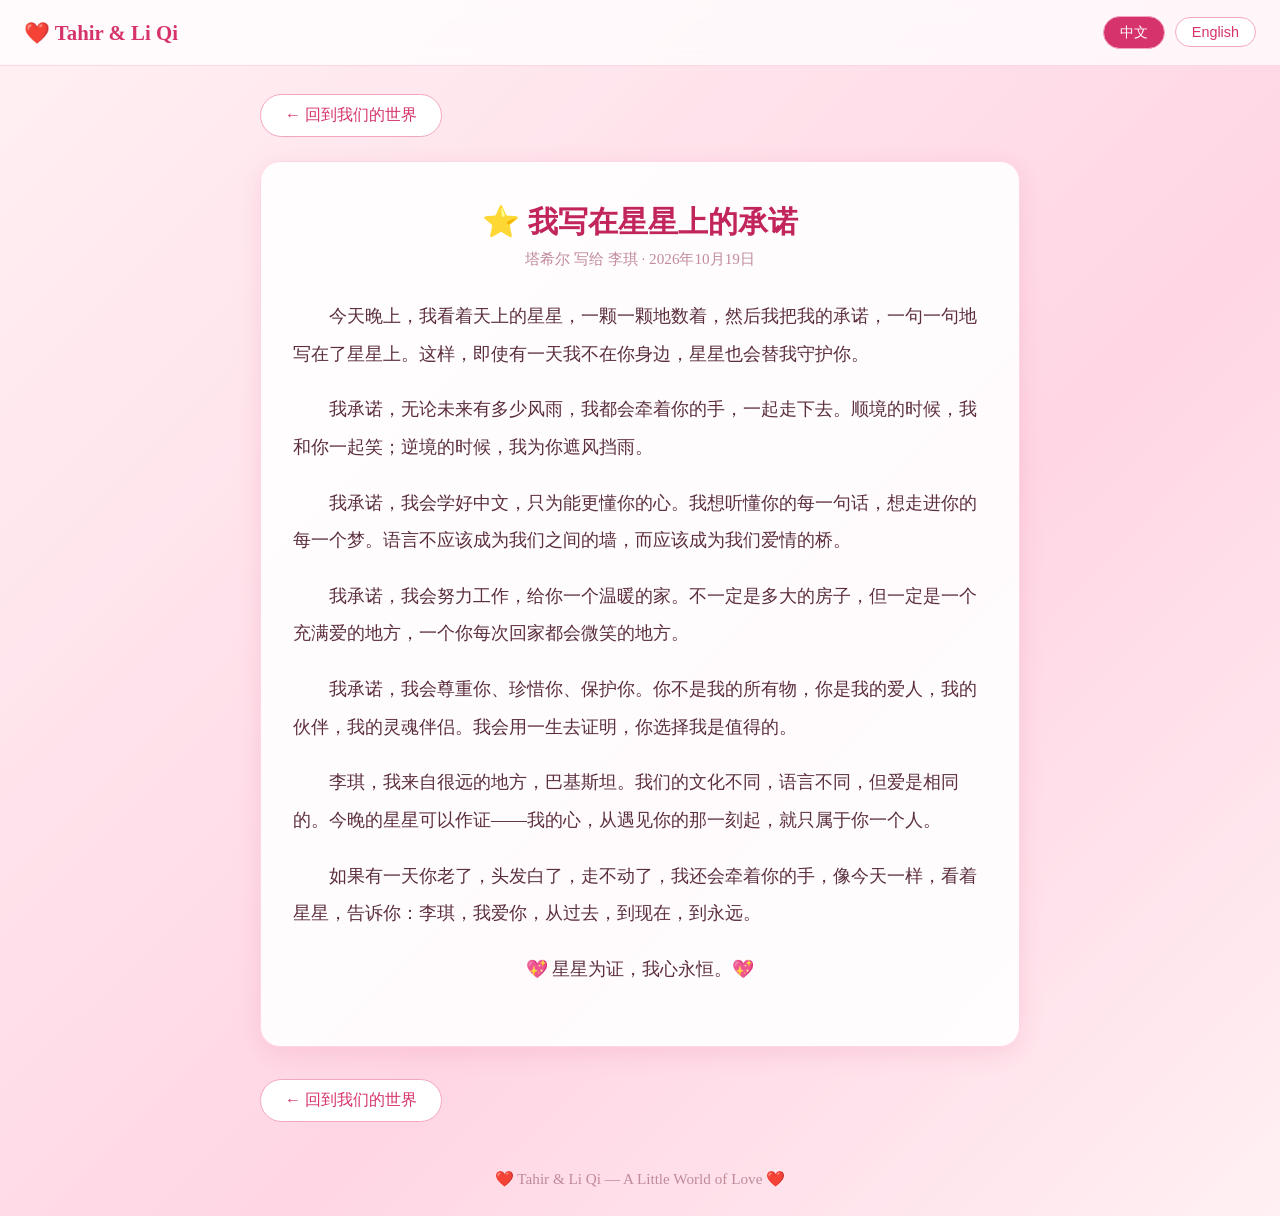
<file: articles/article3.html>
<!DOCTYPE html>
<html lang="zh-CN">
<head>
<meta charset="UTF-8">
<meta name="viewport" content="width=device-width, initial-scale=1.0">
<title>我写在星星上的承诺 — Tahir & Li Qi ❤️</title>
<meta name="description" content="我写在星星上的承诺 — 塔希尔给李琪的情书。My Promise, Written in the Stars — a love letter from Tahir to Li Qi.">
<link rel="stylesheet" href="../style.css">
</head>
<body data-lang="zh">
<div class="hearts" id="hearts"></div>
<nav>
  <div class="nav-title">❤️ Tahir & Li Qi</div>
  <div class="lang-toggle">
    <button onclick="setLang('zh')" id="btn-zh" class="active">中文</button>
    <button onclick="setLang('en')" id="btn-en">English</button>
  </div>
</nav>
<main>
  <a href="../index.html" class="back-link lang-zh">← 回到我们的世界</a>
  <a href="../index.html" class="back-link lang-en">← Back to our world</a>
  <article class="article-page">
    <h1 class="lang-zh">⭐ 我写在星星上的承诺</h1>
    <h1 class="lang-en">⭐ My Promise, Written in the Stars</h1>
    <div class="article-date lang-zh">塔希尔 写给 李琪 · 2026年10月19日</div>
    <div class="article-date lang-en">Written by Tahir for Li Qi · October 19, 2026</div>

    <div class="lang-zh">
      <p>今天晚上，我看着天上的星星，一颗一颗地数着，然后我把我的承诺，一句一句地写在了星星上。这样，即使有一天我不在你身边，星星也会替我守护你。</p>
      <p>我承诺，无论未来有多少风雨，我都会牵着你的手，一起走下去。顺境的时候，我和你一起笑；逆境的时候，我为你遮风挡雨。</p>
      <p>我承诺，我会学好中文，只为能更懂你的心。我想听懂你的每一句话，想走进你的每一个梦。语言不应该成为我们之间的墙，而应该成为我们爱情的桥。</p>
      <p>我承诺，我会努力工作，给你一个温暖的家。不一定是多大的房子，但一定是一个充满爱的地方，一个你每次回家都会微笑的地方。</p>
      <p>我承诺，我会尊重你、珍惜你、保护你。你不是我的所有物，你是我的爱人，我的伙伴，我的灵魂伴侣。我会用一生去证明，你选择我是值得的。</p>
      <p>李琪，我来自很远的地方，巴基斯坦。我们的文化不同，语言不同，但爱是相同的。今晚的星星可以作证——我的心，从遇见你的那一刻起，就只属于你一个人。</p>
      <p>如果有一天你老了，头发白了，走不动了，我还会牵着你的手，像今天一样，看着星星，告诉你：李琪，我爱你，从过去，到现在，到永远。</p>
      <p class="no-indent">💖 星星为证，我心永恒。💖</p>
    </div>

    <div class="lang-en">
      <p>Tonight, I looked at the stars, counting them one by one, and I wrote my promises on them, sentence by sentence. That way, even if one day I'm not by your side, the stars will guard you for me.</p>
      <p>I promise: no matter how many storms the future brings, I will hold your hand and walk on together. In good times, I'll laugh with you; in hard times, I'll shield you from the wind and rain.</p>
      <p>I promise: I will learn Chinese well, just so I can understand your heart better. I want to understand every word you say, to walk into every dream you dream. Language should never be a wall between us — it should be a bridge for our love.</p>
      <p>I promise: I will work hard to give you a warm home. Maybe not a big house, but a place full of love — a place where you'll smile every time you come home.</p>
      <p>I promise: I will respect you, cherish you, protect you. You are not my possession — you are my lover, my partner, my soulmate. I will spend my life proving that choosing me was worth it.</p>
      <p>Li Qi, I come from far away — Pakistan. Our cultures are different, our languages are different, but love is the same. Tonight's stars bear witness — my heart, from the moment I met you, belongs to you alone.</p>
      <p>If one day you're old, your hair is white, and you can't walk anymore, I'll still hold your hand, just like today, look at the stars, and tell you: Li Qi, I love you — from the past, to the present, to forever.</p>
      <p class="no-indent">💖 The stars bear witness; my heart is eternal. 💖</p>
    </div>
  </article>
  <a href="../index.html" class="back-link lang-zh">← 回到我们的世界</a>
  <a href="../index.html" class="back-link lang-en">← Back to our world</a>
</main>
<footer><p>❤️ Tahir & Li Qi — A Little World of Love ❤️</p></footer>
<script>
function setLang(l) {
  document.body.setAttribute('data-lang', l);
  document.getElementById('btn-zh').classList.toggle('active', l === 'zh');
  document.getElementById('btn-en').classList.toggle('active', l === 'en');
  document.documentElement.lang = l === 'zh' ? 'zh-CN' : 'en';
  try { localStorage.setItem('love-lang', l); } catch (e) {}
}
(function() {
  try { setLang(localStorage.getItem('love-lang') || 'zh'); } catch (e) { setLang('zh'); }
  var box = document.getElementById('hearts');
  for (var i = 0; i < 18; i++) {
    var h = document.createElement('div');
    h.className = 'heart';
    h.textContent = ['❤️','💖','💕','💗'][Math.floor(Math.random()*4)];
    h.style.left = Math.random()*100 + 'vw';
    h.style.animationDelay = (Math.random()*8) + 's';
    h.style.fontSize = (12 + Math.random()*20) + 'px';
    box.appendChild(h);
  }
})();
</script>
</body>
</html>
</file>
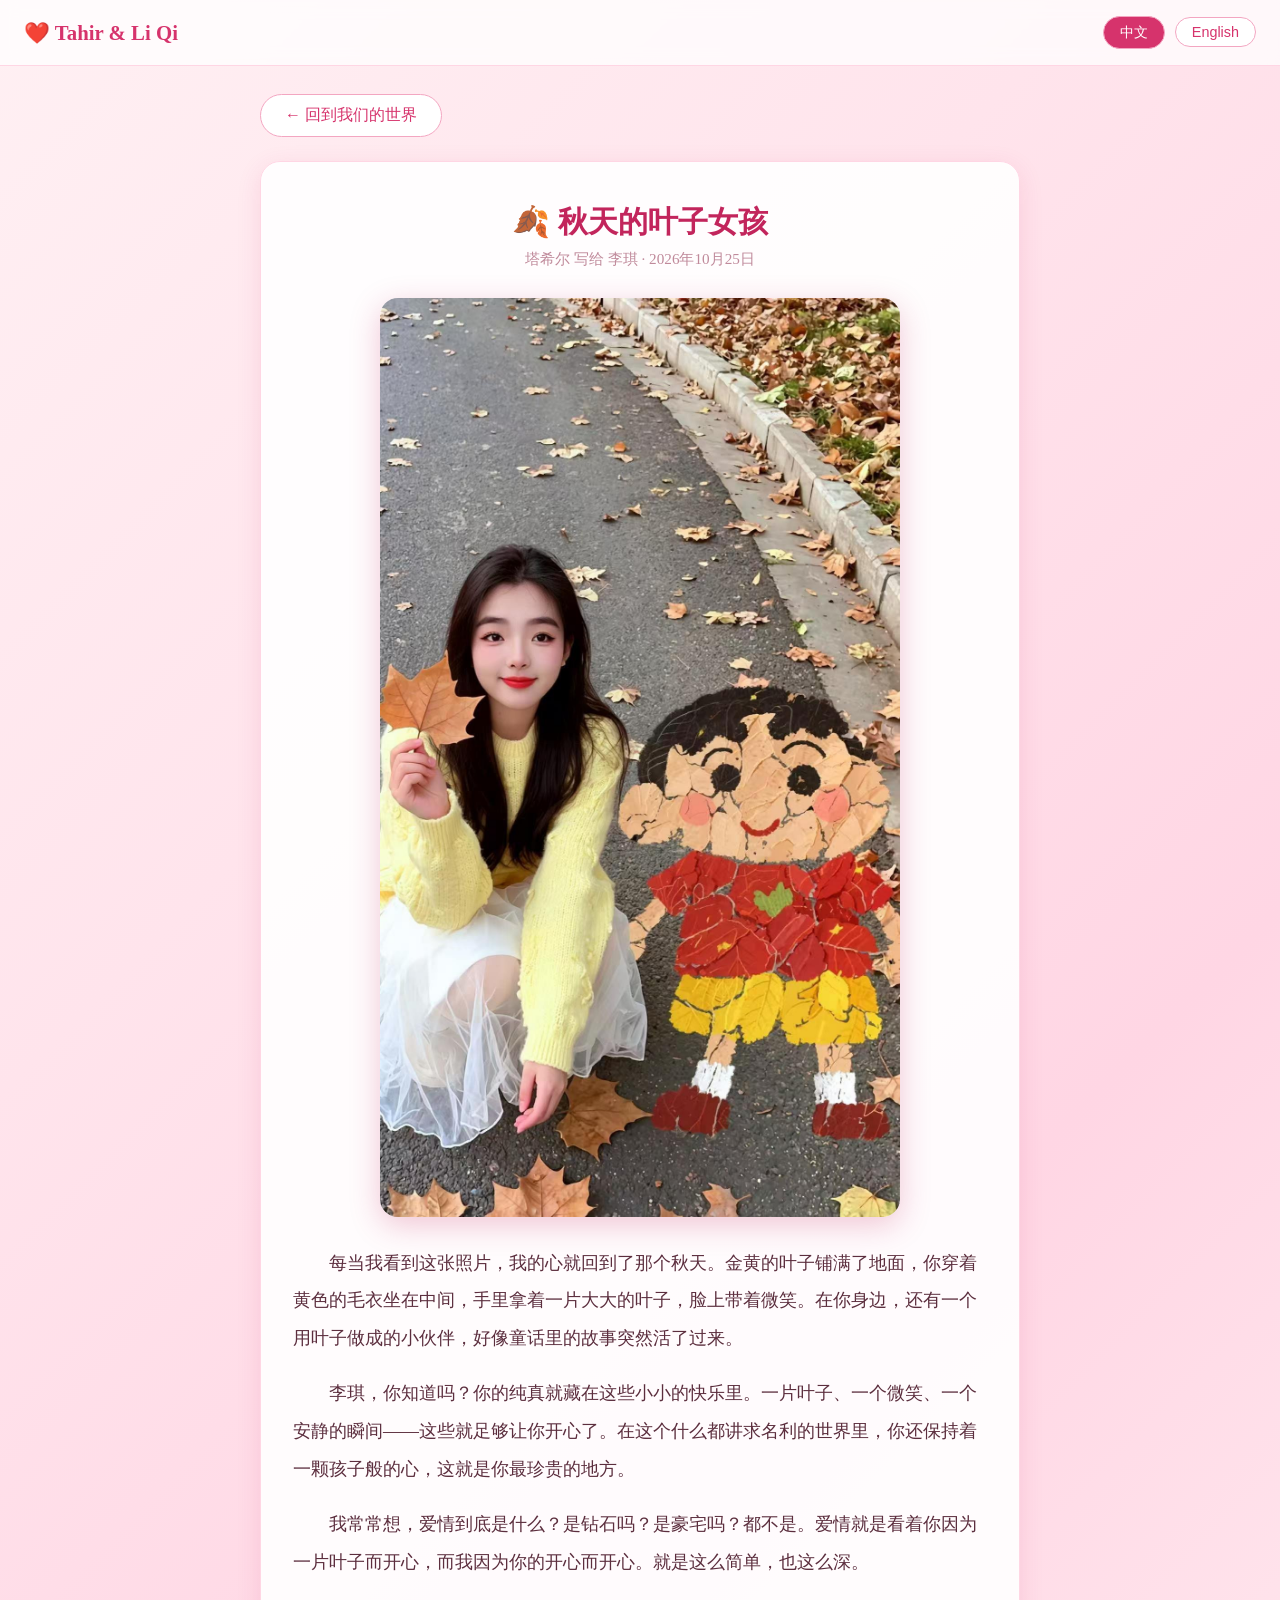
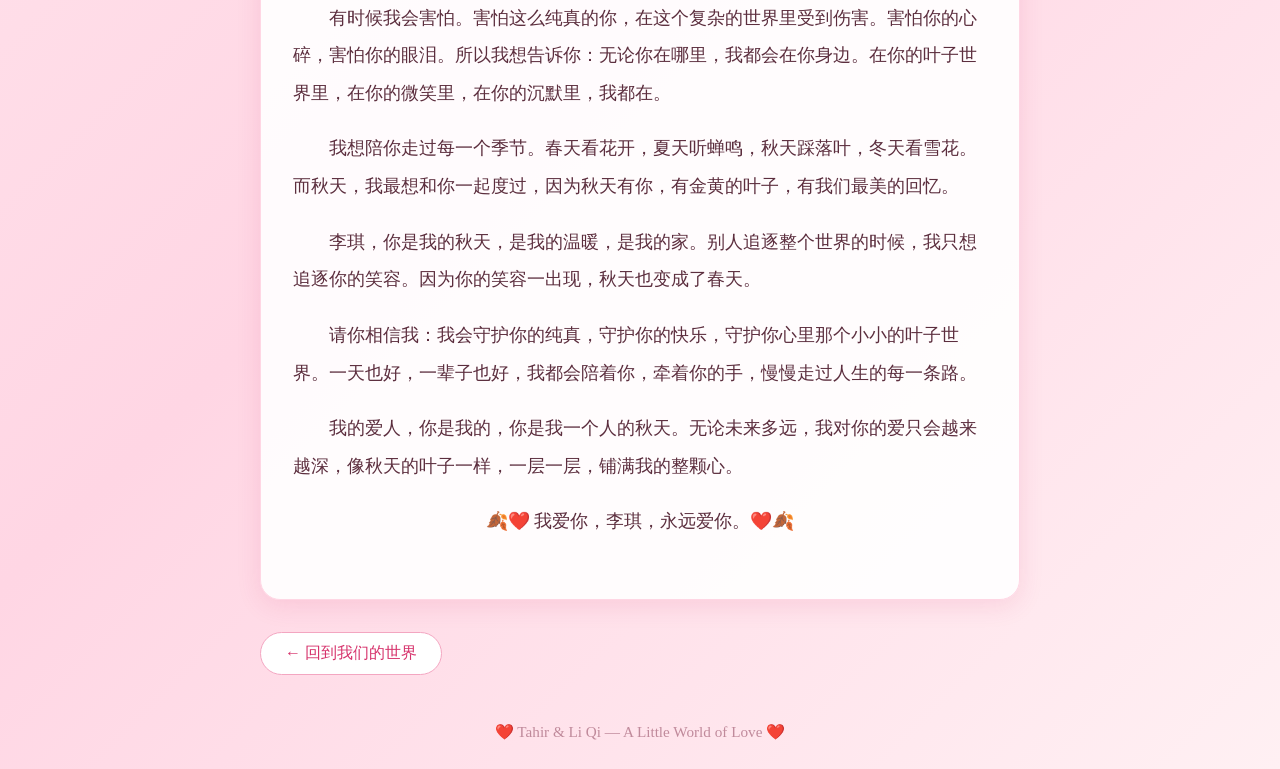
<file: articles/photo1-autumn.html>
<!DOCTYPE html>
<html lang="zh-CN">
<head>
<meta charset="UTF-8">
<meta name="viewport" content="width=device-width, initial-scale=1.0">
<title>秋天的叶子女孩 — Tahir & Li Qi ❤️</title>
<meta name="description" content="秋天的叶子女孩 — 塔希尔给李琪的情书。The Girl of Autumn Leaves — a love letter from Tahir to Li Qi.">
<link rel="stylesheet" href="../style.css">
</head>
<body data-lang="zh">
<div class="hearts" id="hearts"></div>
<nav>
  <div class="nav-title">❤️ Tahir & Li Qi</div>
  <div class="lang-toggle">
    <button onclick="setLang('zh')" id="btn-zh" class="active">中文</button>
    <button onclick="setLang('en')" id="btn-en">English</button>
  </div>
</nav>
<main>
  <a href="../index.html" class="back-link lang-zh">← 回到我们的世界</a>
  <a href="../index.html" class="back-link lang-en">← Back to our world</a>
  <article class="article-page">
    <h1 class="lang-zh">🍂 秋天的叶子女孩</h1>
    <h1 class="lang-en">🍂 The Girl of Autumn Leaves</h1>
    <div class="article-date lang-zh">塔希尔 写给 李琪 · 2026年10月25日</div>
    <div class="article-date lang-en">Written by Tahir for Li Qi · October 25, 2026</div>
    <figure class="article-photo"><img src="../images/pic1-autumn.jpg" alt="Li Qi in autumn"></figure>

    <div class="lang-zh">
      <p>每当我看到这张照片，我的心就回到了那个秋天。金黄的叶子铺满了地面，你穿着黄色的毛衣坐在中间，手里拿着一片大大的叶子，脸上带着微笑。在你身边，还有一个用叶子做成的小伙伴，好像童话里的故事突然活了过来。</p>
      <p>李琪，你知道吗？你的纯真就藏在这些小小的快乐里。一片叶子、一个微笑、一个安静的瞬间——这些就足够让你开心了。在这个什么都讲求名利的世界里，你还保持着一颗孩子般的心，这就是你最珍贵的地方。</p>
      <p>我常常想，爱情到底是什么？是钻石吗？是豪宅吗？都不是。爱情就是看着你因为一片叶子而开心，而我因为你的开心而开心。就是这么简单，也这么深。</p>
      <p>有时候我会害怕。害怕这么纯真的你，在这个复杂的世界里受到伤害。害怕你的心碎，害怕你的眼泪。所以我想告诉你：无论你在哪里，我都会在你身边。在你的叶子世界里，在你的微笑里，在你的沉默里，我都在。</p>
      <p>我想陪你走过每一个季节。春天看花开，夏天听蝉鸣，秋天踩落叶，冬天看雪花。而秋天，我最想和你一起度过，因为秋天有你，有金黄的叶子，有我们最美的回忆。</p>
      <p>李琪，你是我的秋天，是我的温暖，是我的家。别人追逐整个世界的时候，我只想追逐你的笑容。因为你的笑容一出现，秋天也变成了春天。</p>
      <p>请你相信我：我会守护你的纯真，守护你的快乐，守护你心里那个小小的叶子世界。一天也好，一辈子也好，我都会陪着你，牵着你的手，慢慢走过人生的每一条路。</p>
      <p>我的爱人，你是我的，你是我一个人的秋天。无论未来多远，我对你的爱只会越来越深，像秋天的叶子一样，一层一层，铺满我的整颗心。</p>
      <p class="no-indent">🍂❤️ 我爱你，李琪，永远爱你。❤️🍂</p>
    </div>

    <div class="lang-en">
      <p>Whenever I look at this photo, my heart goes back to that autumn. Golden leaves covered the ground, and there you sat in the middle of them, in your yellow sweater, holding a big leaf in your hand, smiling. Beside you was a little friend made of leaves, as if a story from childhood had suddenly come alive.</p>
      <p>Li Qi, do you know? Your innocence lives in these small joys. One leaf, one smile, one quiet moment — that is enough to make you happy. In a world that chases fame and fortune, you still keep a child's heart, and that is the most precious thing about you.</p>
      <p>I often wonder, what is love? Is it diamonds? Is it a mansion? No. Love is watching you be happy over a single leaf, and being happy myself because you are happy. That simple — and that deep.</p>
      <p>Sometimes I feel afraid. Afraid that someone as innocent as you might get hurt in this complicated world. Afraid your heart might break, afraid of your tears. So I want to tell you: wherever you are, I will be with you. In your world of leaves, in your smile, in your silence — I am there.</p>
      <p>I want to walk with you through every season. Spring flowers, summer songs, autumn leaves under our feet, winter snow. And autumn most of all, because autumn has you, golden leaves, and our most beautiful memories.</p>
      <p>Li Qi, you are my autumn, my warmth, my home. While others chase the whole world, I only want to chase your smile. Because the moment your smile appears, autumn itself turns into spring.</p>
      <p>Believe me: I will protect your innocence, protect your happiness, protect that little leaf world inside your heart. For a day, or for a lifetime, I will stay beside you, holding your hand, walking slowly down every road of life.</p>
      <p>My beloved, you are mine, you are my one and only autumn. No matter how far the future goes, my love for you will only grow deeper — like autumn leaves, layer upon layer, covering my whole heart.</p>
      <p class="no-indent">🍂❤️ I love you, Li Qi, forever. ❤️🍂</p>
    </div>
  </article>
  <a href="../index.html" class="back-link lang-zh">← 回到我们的世界</a>
  <a href="../index.html" class="back-link lang-en">← Back to our world</a>
</main>
<footer><p>❤️ Tahir & Li Qi — A Little World of Love ❤️</p></footer>
<script>
function setLang(l) {
  document.body.setAttribute('data-lang', l);
  document.getElementById('btn-zh').classList.toggle('active', l === 'zh');
  document.getElementById('btn-en').classList.toggle('active', l === 'en');
  document.documentElement.lang = l === 'zh' ? 'zh-CN' : 'en';
  try { localStorage.setItem('love-lang', l); } catch (e) {}
}
(function() {
  try { setLang(localStorage.getItem('love-lang') || 'zh'); } catch (e) { setLang('zh'); }
  var box = document.getElementById('hearts');
  for (var i = 0; i < 18; i++) {
    var h = document.createElement('div');
    h.className = 'heart';
    h.textContent = ['❤️','💖','💕','💗'][Math.floor(Math.random()*4)];
    h.style.left = Math.random()*100 + 'vw';
    h.style.animationDelay = (Math.random()*8) + 's';
    h.style.fontSize = (12 + Math.random()*20) + 'px';
    box.appendChild(h);
  }
})();
</script>
</body>
</html>
</file>
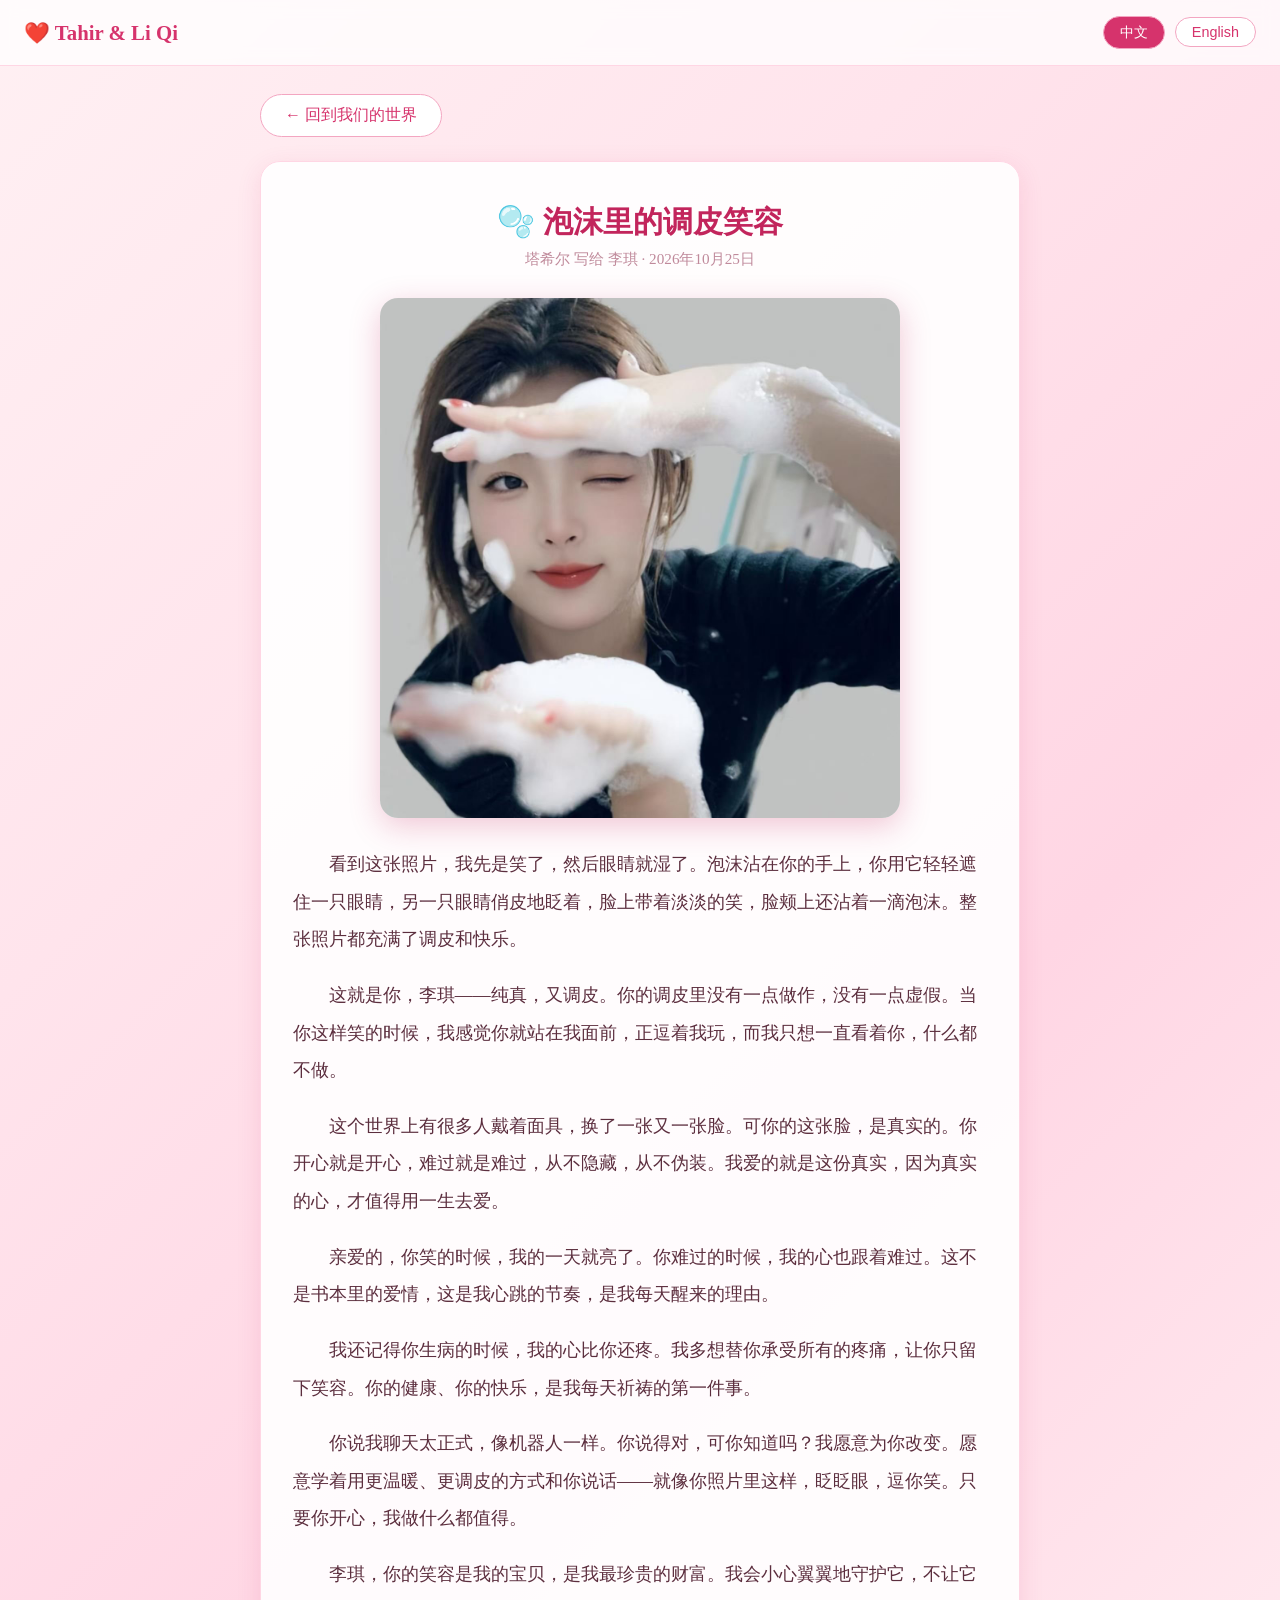
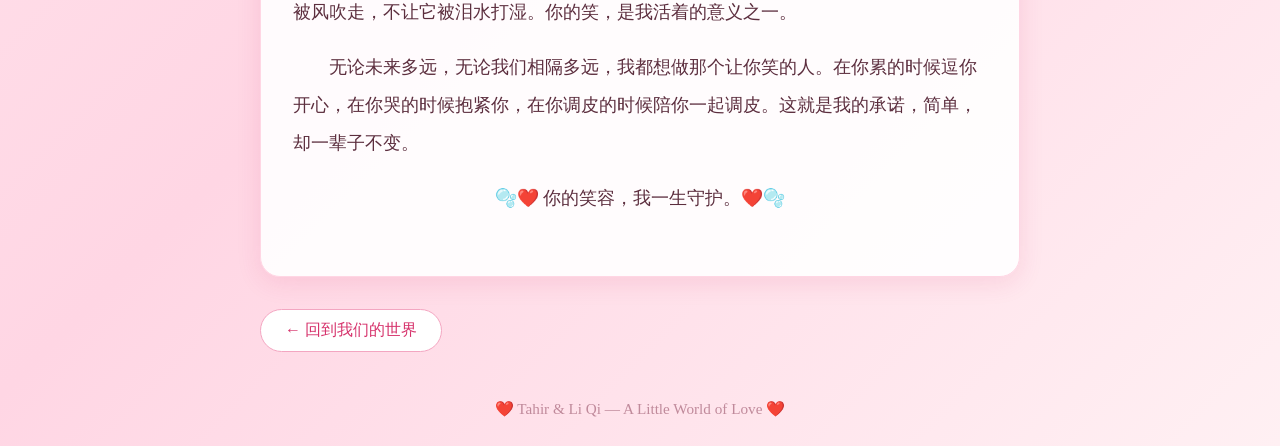
<file: articles/photo2-foam.html>
<!DOCTYPE html>
<html lang="zh-CN">
<head>
<meta charset="UTF-8">
<meta name="viewport" content="width=device-width, initial-scale=1.0">
<title>泡沫里的调皮笑容 — Tahir & Li Qi ❤️</title>
<meta name="description" content="泡沫里的调皮笑容 — 塔希尔给李琪的情书。Your Playful Smile in the Foam — a love letter from Tahir to Li Qi.">
<link rel="stylesheet" href="../style.css">
</head>
<body data-lang="zh">
<div class="hearts" id="hearts"></div>
<nav>
  <div class="nav-title">❤️ Tahir & Li Qi</div>
  <div class="lang-toggle">
    <button onclick="setLang('zh')" id="btn-zh" class="active">中文</button>
    <button onclick="setLang('en')" id="btn-en">English</button>
  </div>
</nav>
<main>
  <a href="../index.html" class="back-link lang-zh">← 回到我们的世界</a>
  <a href="../index.html" class="back-link lang-en">← Back to our world</a>
  <article class="article-page">
    <h1 class="lang-zh">🫧 泡沫里的调皮笑容</h1>
    <h1 class="lang-en">🫧 Your Playful Smile in the Foam</h1>
    <div class="article-date lang-zh">塔希尔 写给 李琪 · 2026年10月25日</div>
    <div class="article-date lang-en">Written by Tahir for Li Qi · October 25, 2026</div>
    <figure class="article-photo"><img src="../images/pic2-foam.jpg" alt="Li Qi playing with foam"></figure>

    <div class="lang-zh">
      <p>看到这张照片，我先是笑了，然后眼睛就湿了。泡沫沾在你的手上，你用它轻轻遮住一只眼睛，另一只眼睛俏皮地眨着，脸上带着淡淡的笑，脸颊上还沾着一滴泡沫。整张照片都充满了调皮和快乐。</p>
      <p>这就是你，李琪——纯真，又调皮。你的调皮里没有一点做作，没有一点虚假。当你这样笑的时候，我感觉你就站在我面前，正逗着我玩，而我只想一直看着你，什么都不做。</p>
      <p>这个世界上有很多人戴着面具，换了一张又一张脸。可你的这张脸，是真实的。你开心就是开心，难过就是难过，从不隐藏，从不伪装。我爱的就是这份真实，因为真实的心，才值得用一生去爱。</p>
      <p>亲爱的，你笑的时候，我的一天就亮了。你难过的时候，我的心也跟着难过。这不是书本里的爱情，这是我心跳的节奏，是我每天醒来的理由。</p>
      <p>我还记得你生病的时候，我的心比你还疼。我多想替你承受所有的疼痛，让你只留下笑容。你的健康、你的快乐，是我每天祈祷的第一件事。</p>
      <p>你说我聊天太正式，像机器人一样。你说得对，可你知道吗？我愿意为你改变。愿意学着用更温暖、更调皮的方式和你说话——就像你照片里这样，眨眨眼，逗你笑。只要你开心，我做什么都值得。</p>
      <p>李琪，你的笑容是我的宝贝，是我最珍贵的财富。我会小心翼翼地守护它，不让它被风吹走，不让它被泪水打湿。你的笑，是我活着的意义之一。</p>
      <p>无论未来多远，无论我们相隔多远，我都想做那个让你笑的人。在你累的时候逗你开心，在你哭的时候抱紧你，在你调皮的时候陪你一起调皮。这就是我的承诺，简单，却一辈子不变。</p>
      <p class="no-indent">🫧❤️ 你的笑容，我一生守护。❤️🫧</p>
    </div>

    <div class="lang-en">
      <p>When I see this photo, I laugh first — and then my eyes fill with tears. Foam on your hands, one eye playfully covered, the other winking at me, a soft smile on your face, a drop of foam on your cheek. The whole picture is full of mischief and joy.</p>
      <p>This is you, Li Qi — innocent, and mischievous. There is nothing fake in your playfulness, nothing put on. When you smile like this, I feel as if you are standing right in front of me, teasing me, and all I want is to keep looking at you and do nothing else.</p>
      <p>So many people in this world wear masks, changing one face for another. But this face of yours is real. When you are happy, you are happy; when you are sad, you are sad — never hiding, never pretending. I love this realness, because only a real heart is worth loving for a lifetime.</p>
      <p>My dear, when you laugh, my day lights up. When you are sad, my heart is sad too. This is not love from a book — it is the rhythm of my heartbeat, the reason I wake up every morning.</p>
      <p>I still remember when you were sick, my heart hurt more than yours. How I wished I could take all your pain away and leave you only with smiles. Your health and your happiness are the first things I pray for every day.</p>
      <p>You said I chat too formally, like a robot. You are right — but do you know? I am willing to change for you. To learn to speak to you more warmly, more playfully — just like in this photo, a wink, a tease, a laugh. As long as you are happy, anything I do is worth it.</p>
      <p>Li Qi, your smile is my treasure, my most precious wealth. I will guard it carefully, never let the wind blow it away, never let tears wash it off. Your smile is one of the reasons I live.</p>
      <p>No matter how far the future goes, no matter how far apart we are, I want to be the one who makes you laugh. To cheer you up when you are tired, to hold you tight when you cry, to be playful with you when you are playful. That is my promise — simple, but unchanged for a lifetime.</p>
      <p class="no-indent">🫧❤️ Your smile — I will guard it all my life. ❤️🫧</p>
    </div>
  </article>
  <a href="../index.html" class="back-link lang-zh">← 回到我们的世界</a>
  <a href="../index.html" class="back-link lang-en">← Back to our world</a>
</main>
<footer><p>❤️ Tahir & Li Qi — A Little World of Love ❤️</p></footer>
<script>
function setLang(l) {
  document.body.setAttribute('data-lang', l);
  document.getElementById('btn-zh').classList.toggle('active', l === 'zh');
  document.getElementById('btn-en').classList.toggle('active', l === 'en');
  document.documentElement.lang = l === 'zh' ? 'zh-CN' : 'en';
  try { localStorage.setItem('love-lang', l); } catch (e) {}
}
(function() {
  try { setLang(localStorage.getItem('love-lang') || 'zh'); } catch (e) { setLang('zh'); }
  var box = document.getElementById('hearts');
  for (var i = 0; i < 18; i++) {
    var h = document.createElement('div');
    h.className = 'heart';
    h.textContent = ['❤️','💖','💕','💗'][Math.floor(Math.random()*4)];
    h.style.left = Math.random()*100 + 'vw';
    h.style.animationDelay = (Math.random()*8) + 's';
    h.style.fontSize = (12 + Math.random()*20) + 'px';
    box.appendChild(h);
  }
})();
</script>
</body>
</html>
</file>
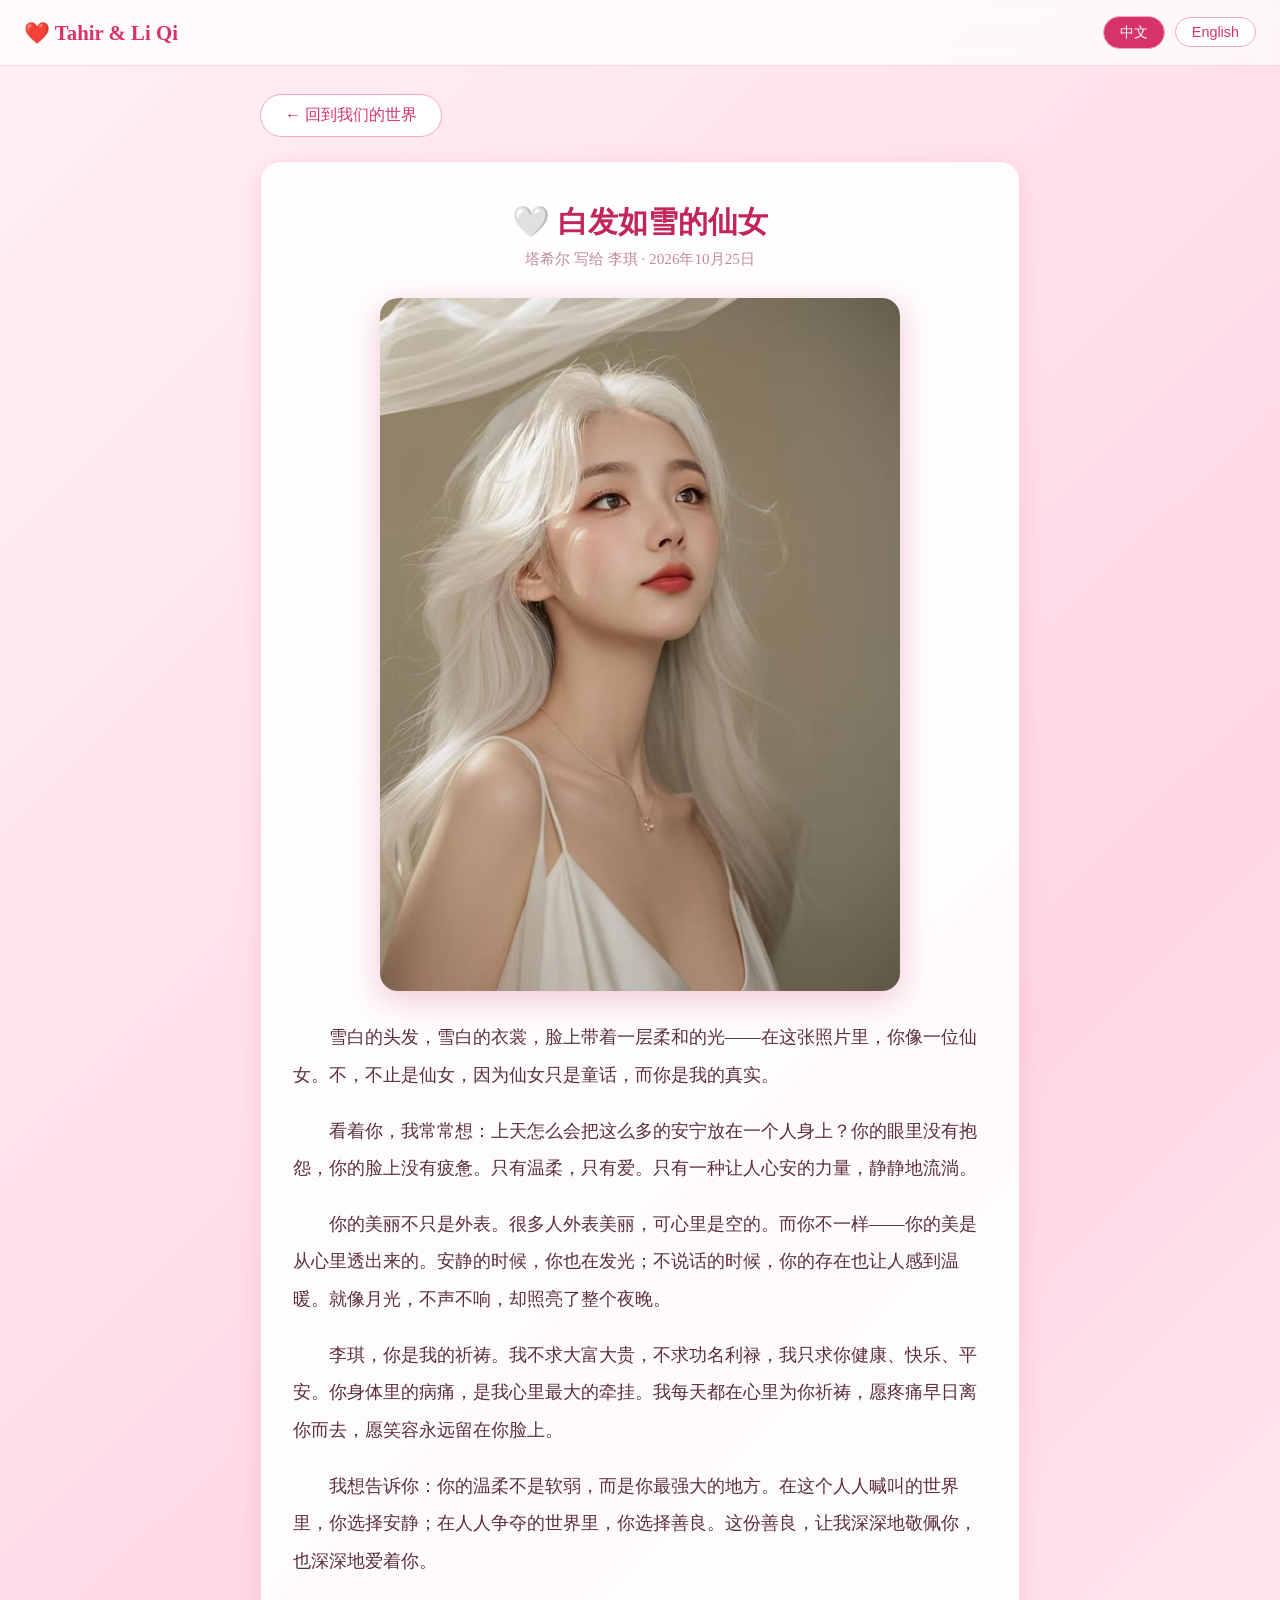
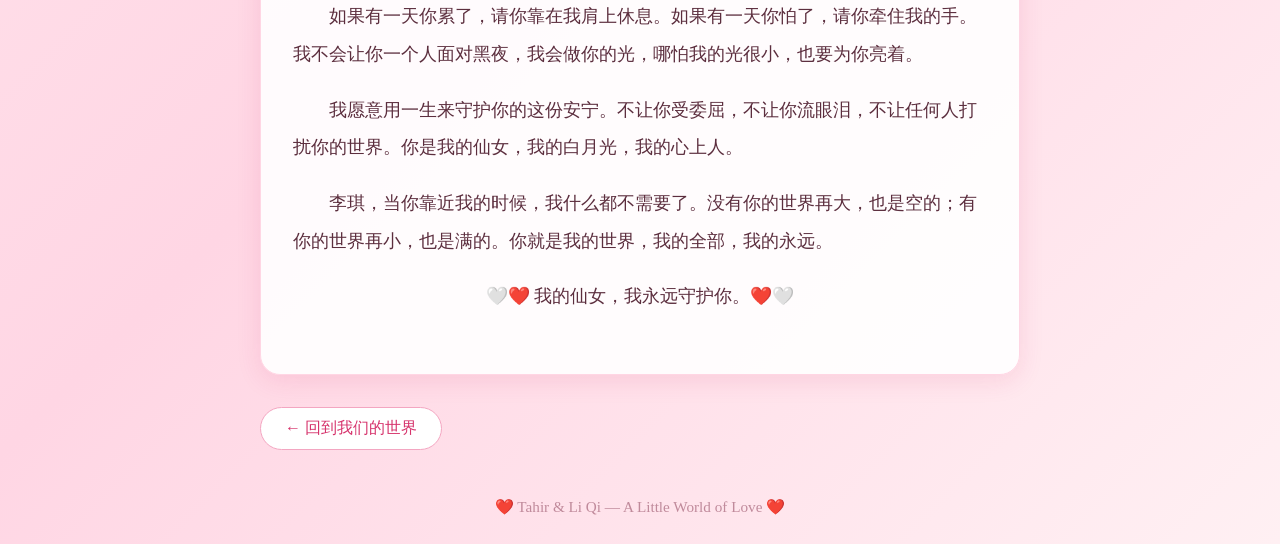
<file: articles/photo3-white.html>
<!DOCTYPE html>
<html lang="zh-CN">
<head>
<meta charset="UTF-8">
<meta name="viewport" content="width=device-width, initial-scale=1.0">
<title>白发如雪的仙女 — Tahir & Li Qi ❤️</title>
<meta name="description" content="白发如雪的仙女 — 塔希尔给李琪的情书。My Angel with Snow-White Hair — a love letter from Tahir to Li Qi.">
<link rel="stylesheet" href="../style.css">
</head>
<body data-lang="zh">
<div class="hearts" id="hearts"></div>
<nav>
  <div class="nav-title">❤️ Tahir & Li Qi</div>
  <div class="lang-toggle">
    <button onclick="setLang('zh')" id="btn-zh" class="active">中文</button>
    <button onclick="setLang('en')" id="btn-en">English</button>
  </div>
</nav>
<main>
  <a href="../index.html" class="back-link lang-zh">← 回到我们的世界</a>
  <a href="../index.html" class="back-link lang-en">← Back to our world</a>
  <article class="article-page">
    <h1 class="lang-zh">🤍 白发如雪的仙女</h1>
    <h1 class="lang-en">🤍 My Angel with Snow-White Hair</h1>
    <div class="article-date lang-zh">塔希尔 写给 李琪 · 2026年10月25日</div>
    <div class="article-date lang-en">Written by Tahir for Li Qi · October 25, 2026</div>
    <figure class="article-photo"><img src="../images/pic3-white.jpg" alt="Li Qi with white hair"></figure>

    <div class="lang-zh">
      <p>雪白的头发，雪白的衣裳，脸上带着一层柔和的光——在这张照片里，你像一位仙女。不，不止是仙女，因为仙女只是童话，而你是我的真实。</p>
      <p>看着你，我常常想：上天怎么会把这么多的安宁放在一个人身上？你的眼里没有抱怨，你的脸上没有疲惫。只有温柔，只有爱。只有一种让人心安的力量，静静地流淌。</p>
      <p>你的美丽不只是外表。很多人外表美丽，可心里是空的。而你不一样——你的美是从心里透出来的。安静的时候，你也在发光；不说话的时候，你的存在也让人感到温暖。就像月光，不声不响，却照亮了整个夜晚。</p>
      <p>李琪，你是我的祈祷。我不求大富大贵，不求功名利禄，我只求你健康、快乐、平安。你身体里的病痛，是我心里最大的牵挂。我每天都在心里为你祈祷，愿疼痛早日离你而去，愿笑容永远留在你脸上。</p>
      <p>我想告诉你：你的温柔不是软弱，而是你最强大的地方。在这个人人喊叫的世界里，你选择安静；在人人争夺的世界里，你选择善良。这份善良，让我深深地敬佩你，也深深地爱着你。</p>
      <p>如果有一天你累了，请你靠在我肩上休息。如果有一天你怕了，请你牵住我的手。我不会让你一个人面对黑夜，我会做你的光，哪怕我的光很小，也要为你亮着。</p>
      <p>我愿意用一生来守护你的这份安宁。不让你受委屈，不让你流眼泪，不让任何人打扰你的世界。你是我的仙女，我的白月光，我的心上人。</p>
      <p>李琪，当你靠近我的时候，我什么都不需要了。没有你的世界再大，也是空的；有你的世界再小，也是满的。你就是我的世界，我的全部，我的永远。</p>
      <p class="no-indent">🤍❤️ 我的仙女，我永远守护你。❤️🤍</p>
    </div>

    <div class="lang-en">
      <p>Snow-white hair, a snow-white dress, and a soft light on your face — in this photo, you look like a fairy. No, more than a fairy, because fairies are only stories, and you are my reality.</p>
      <p>Looking at you, I often wonder: how could heaven place so much peace in one person? There is no complaint in your eyes, no tiredness on your face. Only gentleness, only love. Only a quiet power that calms the heart, flowing silently.</p>
      <p>Your beauty is not just your face. Many people are beautiful on the outside, but empty inside. You are different — your beauty shines from within. Even in silence, you glow; even without a word, your presence warms the room. Like moonlight, saying nothing, yet lighting up the whole night.</p>
      <p>Li Qi, you are my prayer. I do not ask for wealth or fame — I only ask that you be healthy, happy, and safe. The pain in your body is the greatest worry in my heart. Every day I pray for you in silence, that the pain leaves you soon, and that your smile stays on your face forever.</p>
      <p>I want you to know: your gentleness is not weakness — it is your greatest strength. In a world where everyone shouts, you choose quiet. In a world where everyone fights, you choose kindness. This kindness makes me admire you deeply, and love you deeply.</p>
      <p>If one day you are tired, lean on my shoulder and rest. If one day you are afraid, take my hand. I will never leave you alone in the dark — I will be your light, and even if my light is small, it will burn for you.</p>
      <p>I am willing to spend my life guarding your peace. Never letting you suffer wrong, never letting you cry, never letting anyone disturb your world. You are my fairy, my moonlight, my beloved.</p>
      <p>Li Qi, when you are near me, I need nothing else. A world without you, no matter how big, is empty; a world with you, no matter how small, is full. You are my world, my everything, my forever.</p>
      <p class="no-indent">🤍❤️ My angel, I will guard you forever. ❤️🤍</p>
    </div>
  </article>
  <a href="../index.html" class="back-link lang-zh">← 回到我们的世界</a>
  <a href="../index.html" class="back-link lang-en">← Back to our world</a>
</main>
<footer><p>❤️ Tahir & Li Qi — A Little World of Love ❤️</p></footer>
<script>
function setLang(l) {
  document.body.setAttribute('data-lang', l);
  document.getElementById('btn-zh').classList.toggle('active', l === 'zh');
  document.getElementById('btn-en').classList.toggle('active', l === 'en');
  document.documentElement.lang = l === 'zh' ? 'zh-CN' : 'en';
  try { localStorage.setItem('love-lang', l); } catch (e) {}
}
(function() {
  try { setLang(localStorage.getItem('love-lang') || 'zh'); } catch (e) { setLang('zh'); }
  var box = document.getElementById('hearts');
  for (var i = 0; i < 18; i++) {
    var h = document.createElement('div');
    h.className = 'heart';
    h.textContent = ['❤️','💖','💕','💗'][Math.floor(Math.random()*4)];
    h.style.left = Math.random()*100 + 'vw';
    h.style.animationDelay = (Math.random()*8) + 's';
    h.style.fontSize = (12 + Math.random()*20) + 'px';
    box.appendChild(h);
  }
})();
</script>
</body>
</html>
</file>
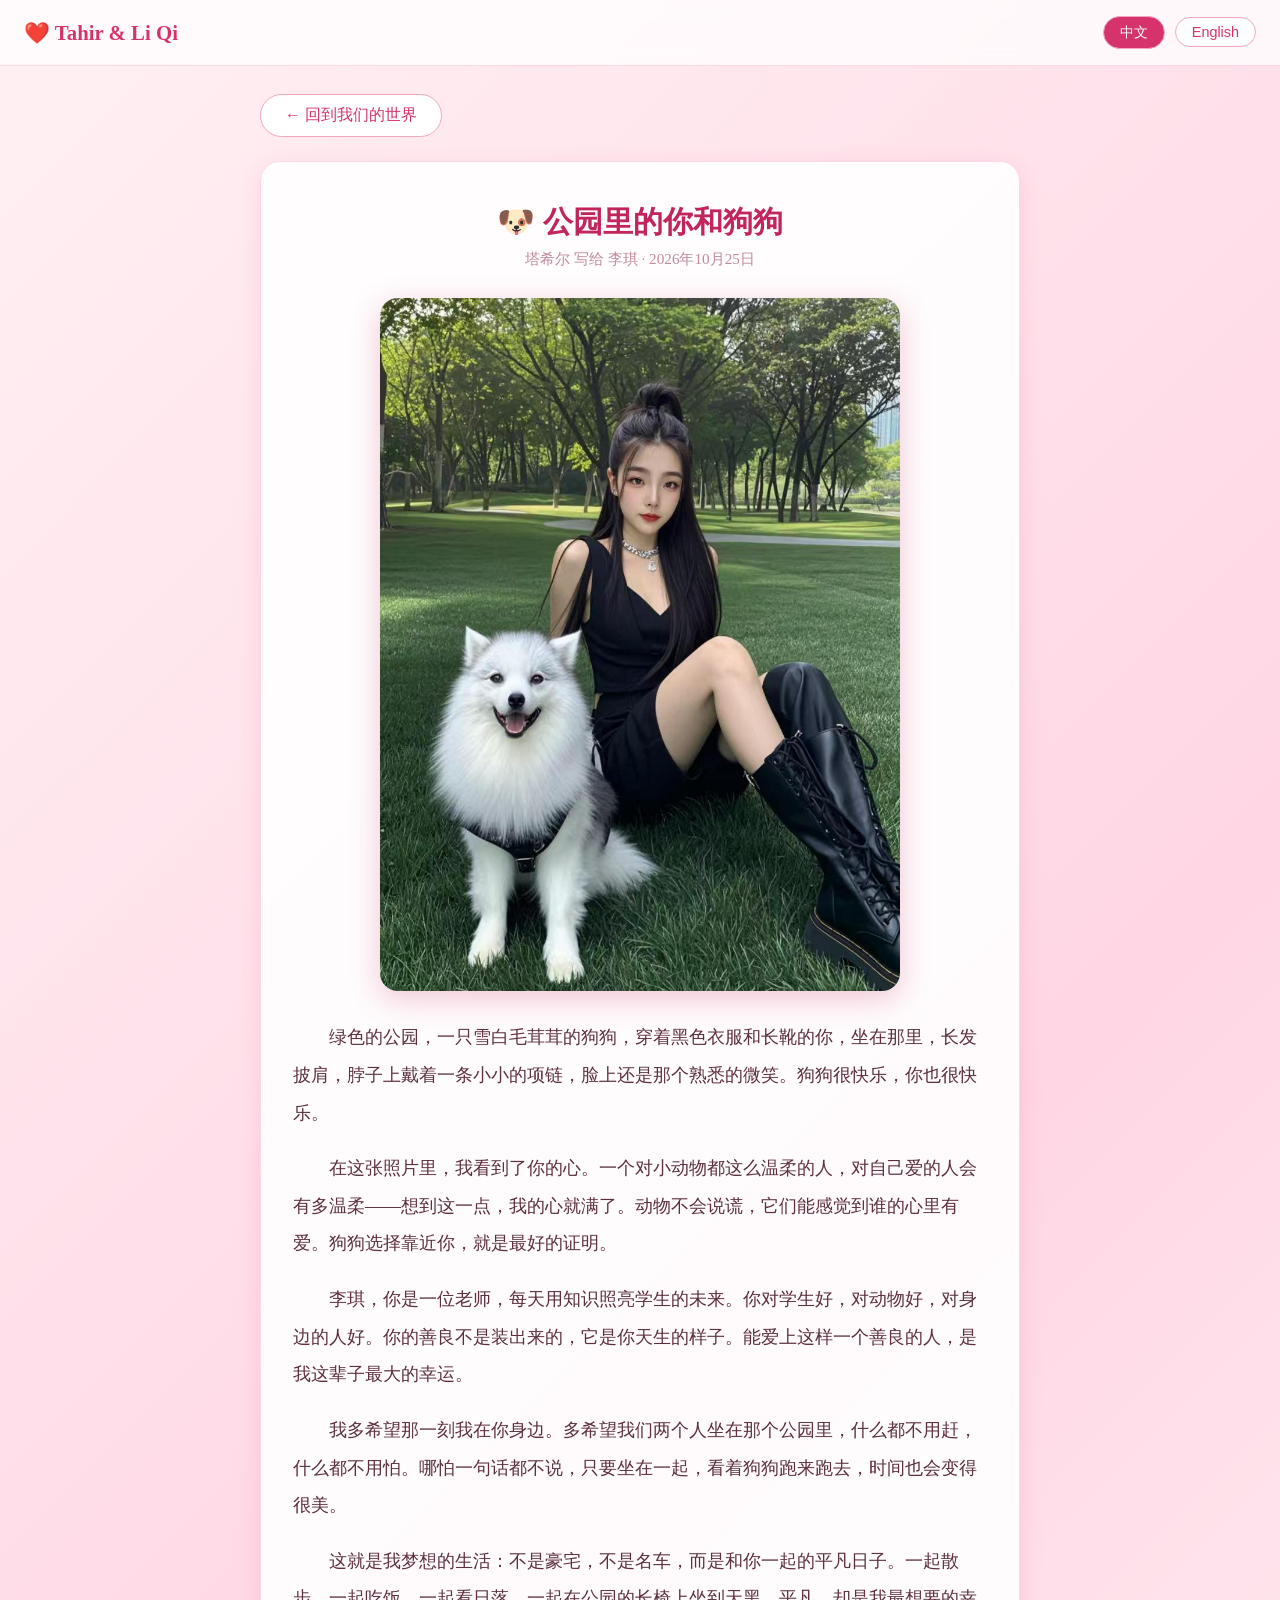
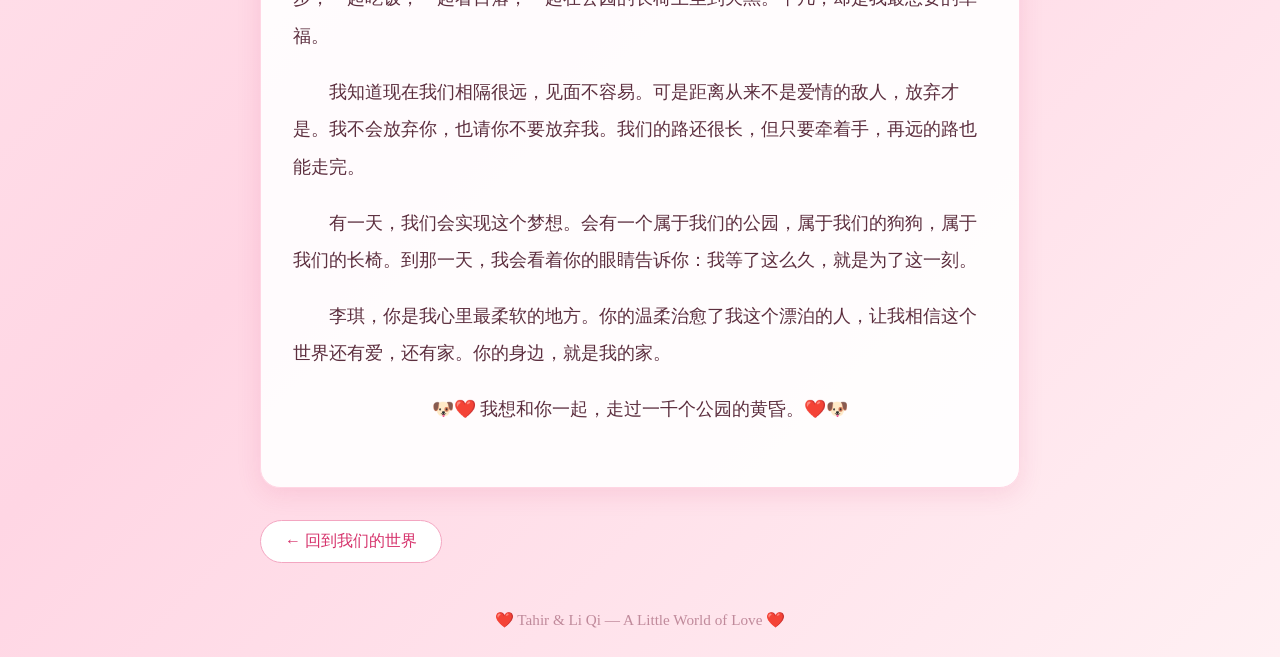
<file: articles/photo4-park.html>
<!DOCTYPE html>
<html lang="zh-CN">
<head>
<meta charset="UTF-8">
<meta name="viewport" content="width=device-width, initial-scale=1.0">
<title>公园里的你和狗狗 — Tahir & Li Qi ❤️</title>
<meta name="description" content="公园里的你和狗狗 — 塔希尔给李琪的情书。You and the Dog in the Park — a love letter from Tahir to Li Qi.">
<link rel="stylesheet" href="../style.css">
</head>
<body data-lang="zh">
<div class="hearts" id="hearts"></div>
<nav>
  <div class="nav-title">❤️ Tahir & Li Qi</div>
  <div class="lang-toggle">
    <button onclick="setLang('zh')" id="btn-zh" class="active">中文</button>
    <button onclick="setLang('en')" id="btn-en">English</button>
  </div>
</nav>
<main>
  <a href="../index.html" class="back-link lang-zh">← 回到我们的世界</a>
  <a href="../index.html" class="back-link lang-en">← Back to our world</a>
  <article class="article-page">
    <h1 class="lang-zh">🐶 公园里的你和狗狗</h1>
    <h1 class="lang-en">🐶 You and the Dog in the Park</h1>
    <div class="article-date lang-zh">塔希尔 写给 李琪 · 2026年10月25日</div>
    <div class="article-date lang-en">Written by Tahir for Li Qi · October 25, 2026</div>
    <figure class="article-photo"><img src="../images/pic4-park.jpg" alt="Li Qi with a dog in the park"></figure>

    <div class="lang-zh">
      <p>绿色的公园，一只雪白毛茸茸的狗狗，穿着黑色衣服和长靴的你，坐在那里，长发披肩，脖子上戴着一条小小的项链，脸上还是那个熟悉的微笑。狗狗很快乐，你也很快乐。</p>
      <p>在这张照片里，我看到了你的心。一个对小动物都这么温柔的人，对自己爱的人会有多温柔——想到这一点，我的心就满了。动物不会说谎，它们能感觉到谁的心里有爱。狗狗选择靠近你，就是最好的证明。</p>
      <p>李琪，你是一位老师，每天用知识照亮学生的未来。你对学生好，对动物好，对身边的人好。你的善良不是装出来的，它是你天生的样子。能爱上这样一个善良的人，是我这辈子最大的幸运。</p>
      <p>我多希望那一刻我在你身边。多希望我们两个人坐在那个公园里，什么都不用赶，什么都不用怕。哪怕一句话都不说，只要坐在一起，看着狗狗跑来跑去，时间也会变得很美。</p>
      <p>这就是我梦想的生活：不是豪宅，不是名车，而是和你一起的平凡日子。一起散步，一起吃饭，一起看日落，一起在公园的长椅上坐到天黑。平凡，却是我最想要的幸福。</p>
      <p>我知道现在我们相隔很远，见面不容易。可是距离从来不是爱情的敌人，放弃才是。我不会放弃你，也请你不要放弃我。我们的路还很长，但只要牵着手，再远的路也能走完。</p>
      <p>有一天，我们会实现这个梦想。会有一个属于我们的公园，属于我们的狗狗，属于我们的长椅。到那一天，我会看着你的眼睛告诉你：我等了这么久，就是为了这一刻。</p>
      <p>李琪，你是我心里最柔软的地方。你的温柔治愈了我这个漂泊的人，让我相信这个世界还有爱，还有家。你的身边，就是我的家。</p>
      <p class="no-indent">🐶❤️ 我想和你一起，走过一千个公园的黄昏。❤️🐶</p>
    </div>

    <div class="lang-en">
      <p>A green park, a snow-white fluffy dog, and you sitting there in black clothes and tall boots, long black hair over your shoulders, a small necklace around your neck, and that familiar smile on your face. The dog is happy, and so are you.</p>
      <p>In this photo, I see your heart. Someone who is this gentle with an animal — how gentle must she be with the person she loves? Thinking about it fills my heart completely. Animals cannot lie; they can feel whose heart holds love. The dog choosing to be close to you is the best proof.</p>
      <p>Li Qi, you are a teacher, lighting up your students' futures with knowledge every day. You are kind to your students, kind to animals, kind to everyone around you. Your kindness is not an act — it is simply who you are. To love someone this kind is the greatest fortune of my life.</p>
      <p>How I wish I had been beside you in that moment. How I wish the two of us could sit in that park together, with nowhere to rush, nothing to fear. Even without a single word, just sitting together, watching the dog run around, time itself would become beautiful.</p>
      <p>This is the life I dream of: not a mansion, not a fancy car, but ordinary days with you. Walking together, eating together, watching the sunset together, sitting on a park bench until dark. Ordinary — yet the happiness I want most.</p>
      <p>I know we are far apart now, and meeting is not easy. But distance was never the enemy of love — giving up is. I will never give up on you, and I ask you never to give up on me. Our road is still long, but holding hands, we can walk even the longest road.</p>
      <p>One day, we will live this dream. There will be a park of our own, a dog of our own, a bench of our own. And on that day, I will look into your eyes and tell you: I waited all this time, just for this moment.</p>
      <p>Li Qi, you are the softest place in my heart. Your gentleness healed this wandering man, and made me believe this world still has love, still has a home. Wherever you are — that is my home.</p>
      <p class="no-indent">🐶❤️ I want to walk with you through a thousand park sunsets. ❤️🐶</p>
    </div>
  </article>
  <a href="../index.html" class="back-link lang-zh">← 回到我们的世界</a>
  <a href="../index.html" class="back-link lang-en">← Back to our world</a>
</main>
<footer><p>❤️ Tahir & Li Qi — A Little World of Love ❤️</p></footer>
<script>
function setLang(l) {
  document.body.setAttribute('data-lang', l);
  document.getElementById('btn-zh').classList.toggle('active', l === 'zh');
  document.getElementById('btn-en').classList.toggle('active', l === 'en');
  document.documentElement.lang = l === 'zh' ? 'zh-CN' : 'en';
  try { localStorage.setItem('love-lang', l); } catch (e) {}
}
(function() {
  try { setLang(localStorage.getItem('love-lang') || 'zh'); } catch (e) { setLang('zh'); }
  var box = document.getElementById('hearts');
  for (var i = 0; i < 18; i++) {
    var h = document.createElement('div');
    h.className = 'heart';
    h.textContent = ['❤️','💖','💕','💗'][Math.floor(Math.random()*4)];
    h.style.left = Math.random()*100 + 'vw';
    h.style.animationDelay = (Math.random()*8) + 's';
    h.style.fontSize = (12 + Math.random()*20) + 'px';
    box.appendChild(h);
  }
})();
</script>
</body>
</html>
</file>
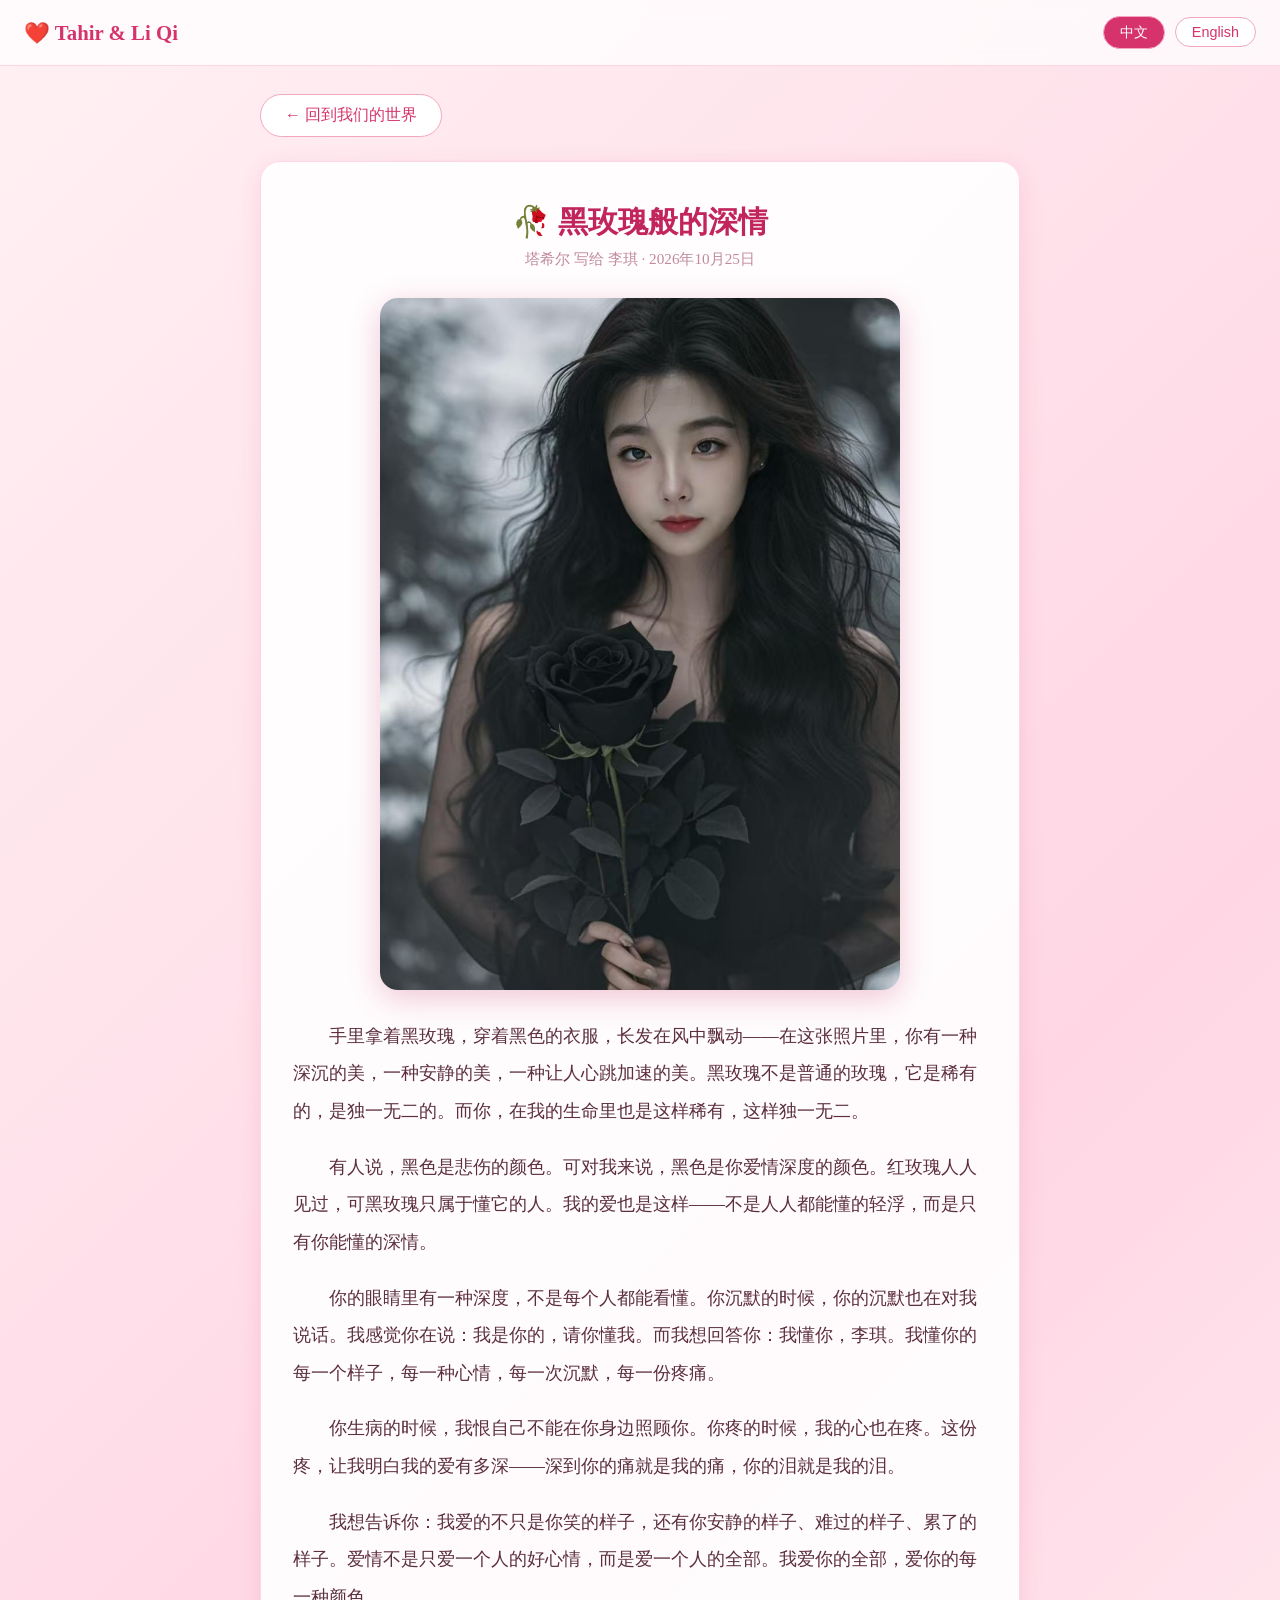
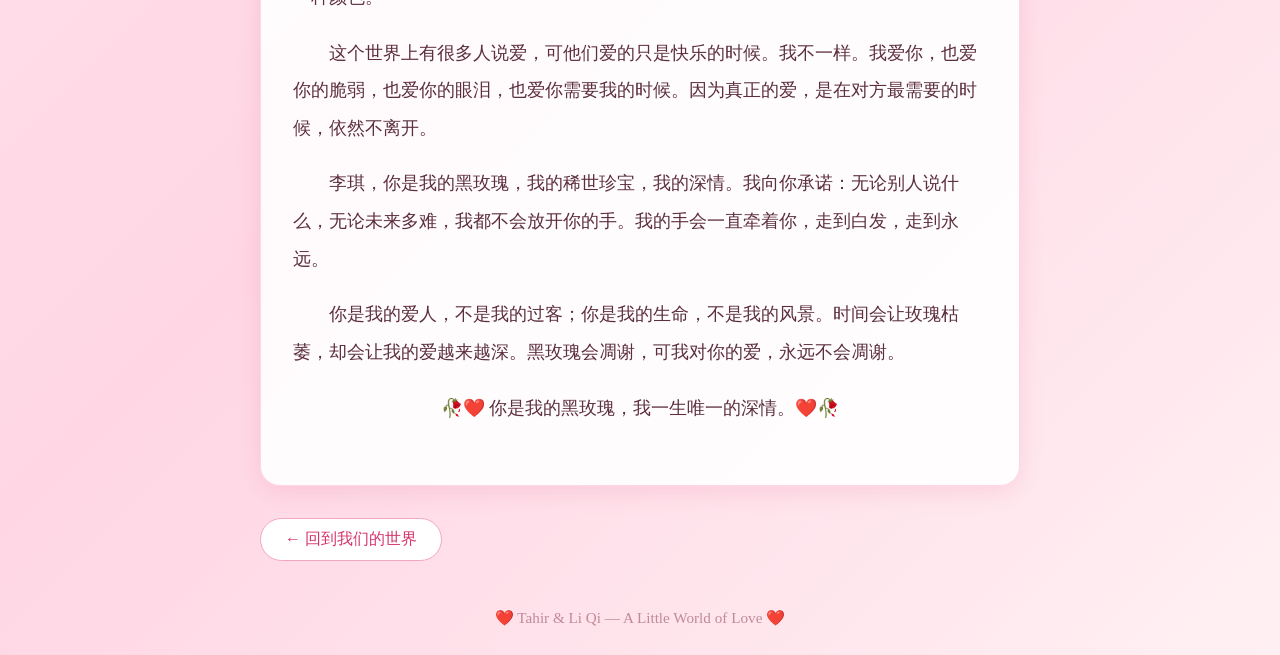
<file: articles/photo5-rose.html>
<!DOCTYPE html>
<html lang="zh-CN">
<head>
<meta charset="UTF-8">
<meta name="viewport" content="width=device-width, initial-scale=1.0">
<title>黑玫瑰般的深情 — Tahir & Li Qi ❤️</title>
<meta name="description" content="黑玫瑰般的深情 — 塔希尔给李琪的情书。A Love Deep as a Black Rose — a love letter from Tahir to Li Qi.">
<link rel="stylesheet" href="../style.css">
</head>
<body data-lang="zh">
<div class="hearts" id="hearts"></div>
<nav>
  <div class="nav-title">❤️ Tahir & Li Qi</div>
  <div class="lang-toggle">
    <button onclick="setLang('zh')" id="btn-zh" class="active">中文</button>
    <button onclick="setLang('en')" id="btn-en">English</button>
  </div>
</nav>
<main>
  <a href="../index.html" class="back-link lang-zh">← 回到我们的世界</a>
  <a href="../index.html" class="back-link lang-en">← Back to our world</a>
  <article class="article-page">
    <h1 class="lang-zh">🥀 黑玫瑰般的深情</h1>
    <h1 class="lang-en">🥀 A Love Deep as a Black Rose</h1>
    <div class="article-date lang-zh">塔希尔 写给 李琪 · 2026年10月25日</div>
    <div class="article-date lang-en">Written by Tahir for Li Qi · October 25, 2026</div>
    <figure class="article-photo"><img src="../images/pic5-rose.jpg" alt="Li Qi with a black rose"></figure>

    <div class="lang-zh">
      <p>手里拿着黑玫瑰，穿着黑色的衣服，长发在风中飘动——在这张照片里，你有一种深沉的美，一种安静的美，一种让人心跳加速的美。黑玫瑰不是普通的玫瑰，它是稀有的，是独一无二的。而你，在我的生命里也是这样稀有，这样独一无二。</p>
      <p>有人说，黑色是悲伤的颜色。可对我来说，黑色是你爱情深度的颜色。红玫瑰人人见过，可黑玫瑰只属于懂它的人。我的爱也是这样——不是人人都能懂的轻浮，而是只有你能懂的深情。</p>
      <p>你的眼睛里有一种深度，不是每个人都能看懂。你沉默的时候，你的沉默也在对我说话。我感觉你在说：我是你的，请你懂我。而我想回答你：我懂你，李琪。我懂你的每一个样子，每一种心情，每一次沉默，每一份疼痛。</p>
      <p>你生病的时候，我恨自己不能在你身边照顾你。你疼的时候，我的心也在疼。这份疼，让我明白我的爱有多深——深到你的痛就是我的痛，你的泪就是我的泪。</p>
      <p>我想告诉你：我爱的不只是你笑的样子，还有你安静的样子、难过的样子、累了的样子。爱情不是只爱一个人的好心情，而是爱一个人的全部。我爱你的全部，爱你的每一种颜色。</p>
      <p>这个世界上有很多人说爱，可他们爱的只是快乐的时候。我不一样。我爱你，也爱你的脆弱，也爱你的眼泪，也爱你需要我的时候。因为真正的爱，是在对方最需要的时候，依然不离开。</p>
      <p>李琪，你是我的黑玫瑰，我的稀世珍宝，我的深情。我向你承诺：无论别人说什么，无论未来多难，我都不会放开你的手。我的手会一直牵着你，走到白发，走到永远。</p>
      <p>你是我的爱人，不是我的过客；你是我的生命，不是我的风景。时间会让玫瑰枯萎，却会让我的爱越来越深。黑玫瑰会凋谢，可我对你的爱，永远不会凋谢。</p>
      <p class="no-indent">🥀❤️ 你是我的黑玫瑰，我一生唯一的深情。❤️🥀</p>
    </div>

    <div class="lang-en">
      <p>A black rose in your hand, a black dress, long hair flowing in the wind — in this photo, you carry a deep beauty, a quiet beauty, a beauty that makes my heart race. A black rose is not an ordinary rose; it is rare, one of a kind. And you, in my life, are just as rare, just as one of a kind.</p>
      <p>People say black is the color of sadness. But to me, black is the color of your love's depth. Everyone has seen a red rose, but a black rose belongs only to those who understand it. My love is like that too — not a shallow feeling anyone can understand, but a deep devotion only you can understand.</p>
      <p>There is a depth in your eyes that not everyone can read. When you are silent, your silence speaks to me. I feel you saying: I am yours, please understand me. And I want to answer you: I understand you, Li Qi. I understand every side of you, every mood, every silence, every pain.</p>
      <p>When you were sick, I hated that I could not be beside you to care for you. When you hurt, my heart hurt too. This pain showed me how deep my love is — so deep that your pain is my pain, and your tears are my tears.</p>
      <p>I want you to know: I love not only your smiling face, but your quiet face, your sad face, your tired face. Love is not loving only someone's happy moments — it is loving all of a person. I love all of you, every color of you.</p>
      <p>Many people say "I love you," but they only love the happy times. I am different. I love you, and I love your fragility, and your tears, and the moments you need me. Because true love is staying, even when the other person needs you most.</p>
      <p>Li Qi, you are my black rose, my rare treasure, my deep devotion. I promise you: no matter what others say, no matter how hard the future gets, I will never let go of your hand. My hand will hold yours, until our hair turns white, until forever.</p>
      <p>You are my beloved, not a passerby; you are my life, not a view. Time wilts roses, but it only deepens my love. A black rose may fade, but my love for you will never fade.</p>
      <p class="no-indent">🥀❤️ You are my black rose, my one deep love for life. ❤️🥀</p>
    </div>
  </article>
  <a href="../index.html" class="back-link lang-zh">← 回到我们的世界</a>
  <a href="../index.html" class="back-link lang-en">← Back to our world</a>
</main>
<footer><p>❤️ Tahir & Li Qi — A Little World of Love ❤️</p></footer>
<script>
function setLang(l) {
  document.body.setAttribute('data-lang', l);
  document.getElementById('btn-zh').classList.toggle('active', l === 'zh');
  document.getElementById('btn-en').classList.toggle('active', l === 'en');
  document.documentElement.lang = l === 'zh' ? 'zh-CN' : 'en';
  try { localStorage.setItem('love-lang', l); } catch (e) {}
}
(function() {
  try { setLang(localStorage.getItem('love-lang') || 'zh'); } catch (e) { setLang('zh'); }
  var box = document.getElementById('hearts');
  for (var i = 0; i < 18; i++) {
    var h = document.createElement('div');
    h.className = 'heart';
    h.textContent = ['❤️','💖','💕','💗'][Math.floor(Math.random()*4)];
    h.style.left = Math.random()*100 + 'vw';
    h.style.animationDelay = (Math.random()*8) + 's';
    h.style.fontSize = (12 + Math.random()*20) + 'px';
    box.appendChild(h);
  }
})();
</script>
</body>
</html>
</file>
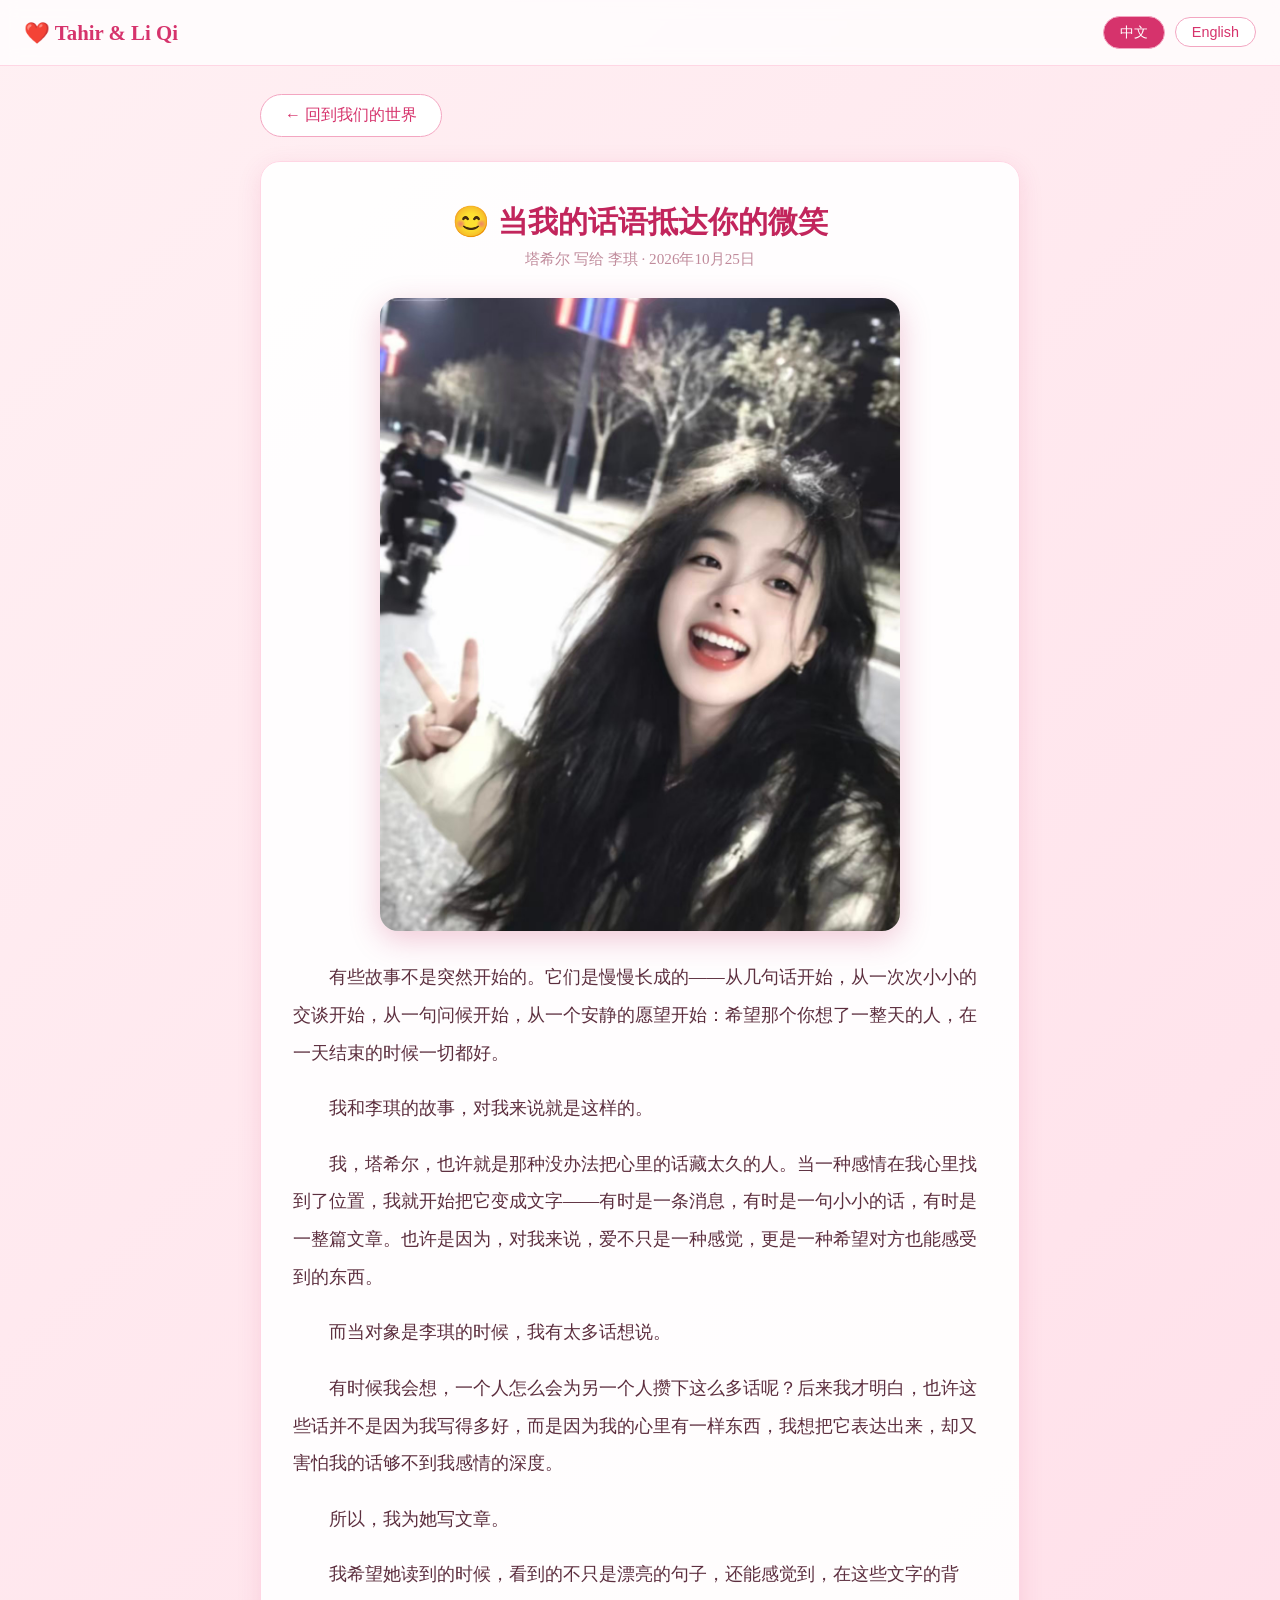
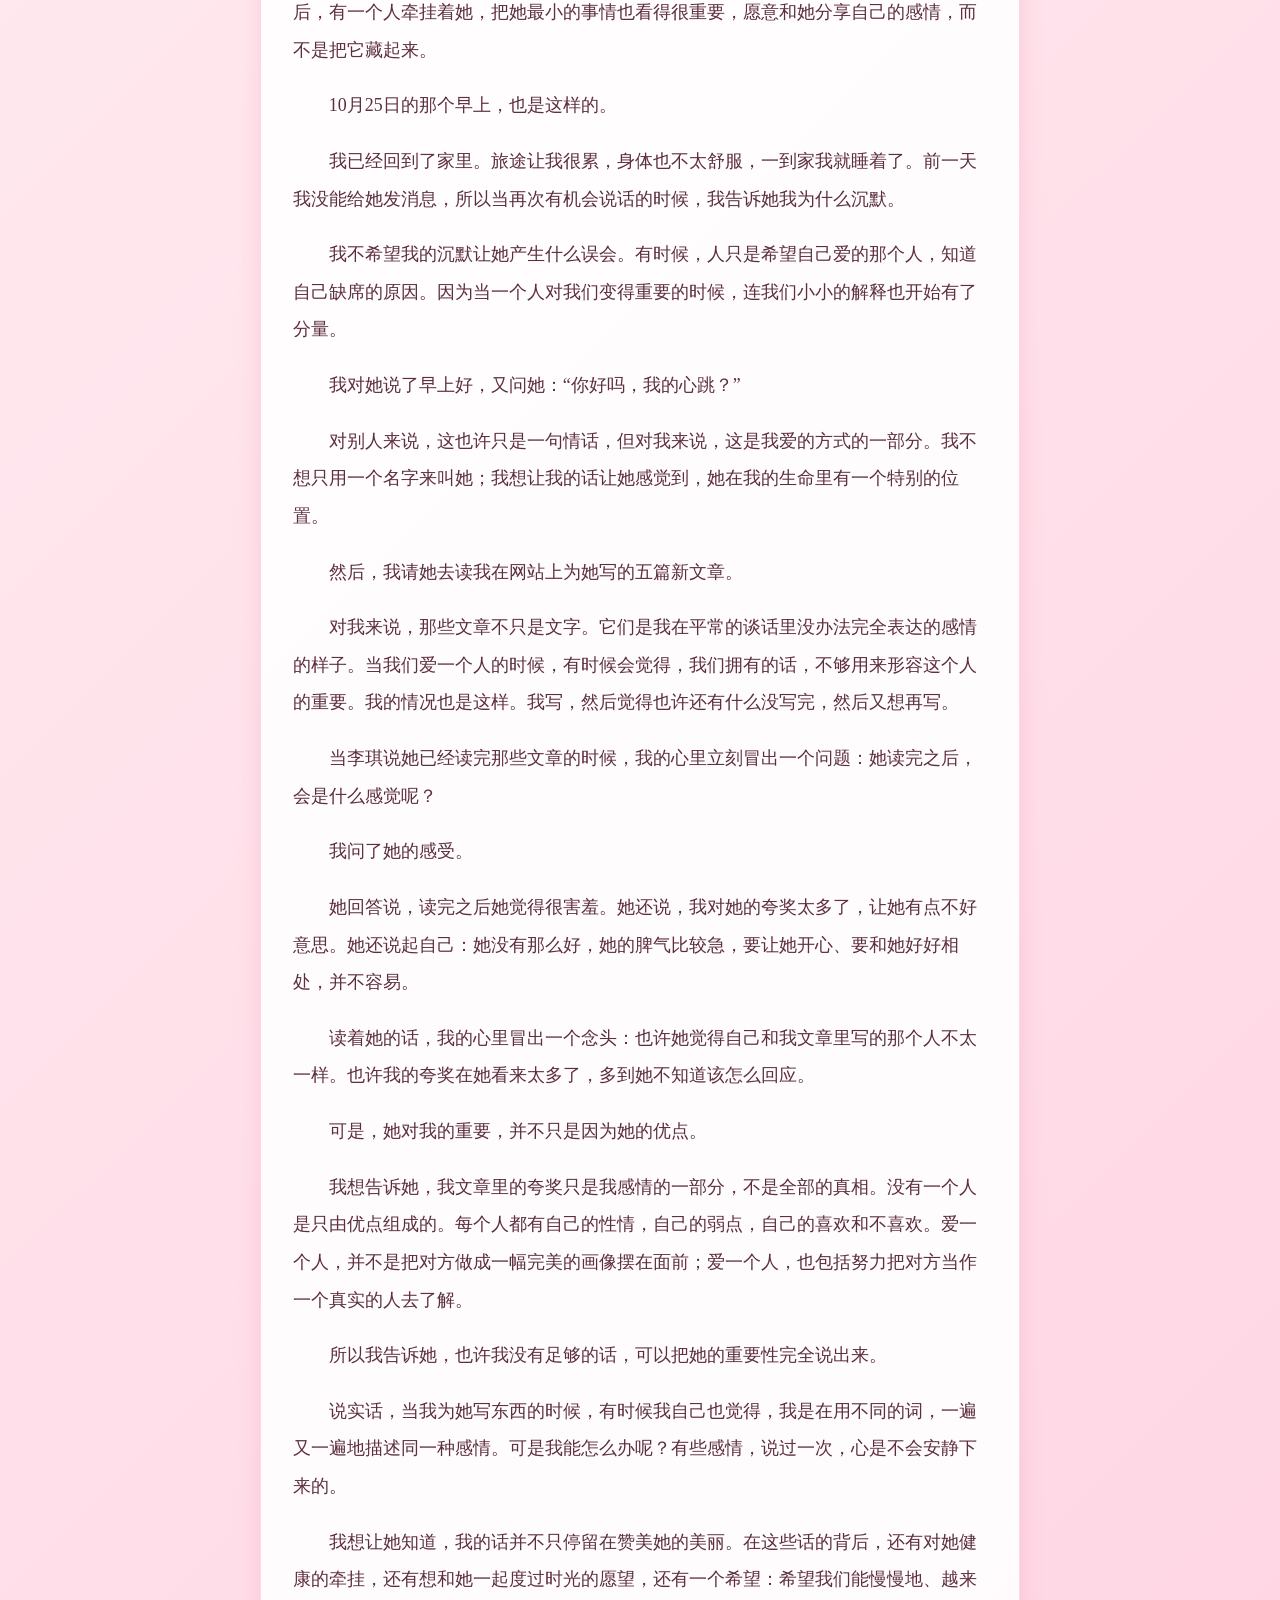
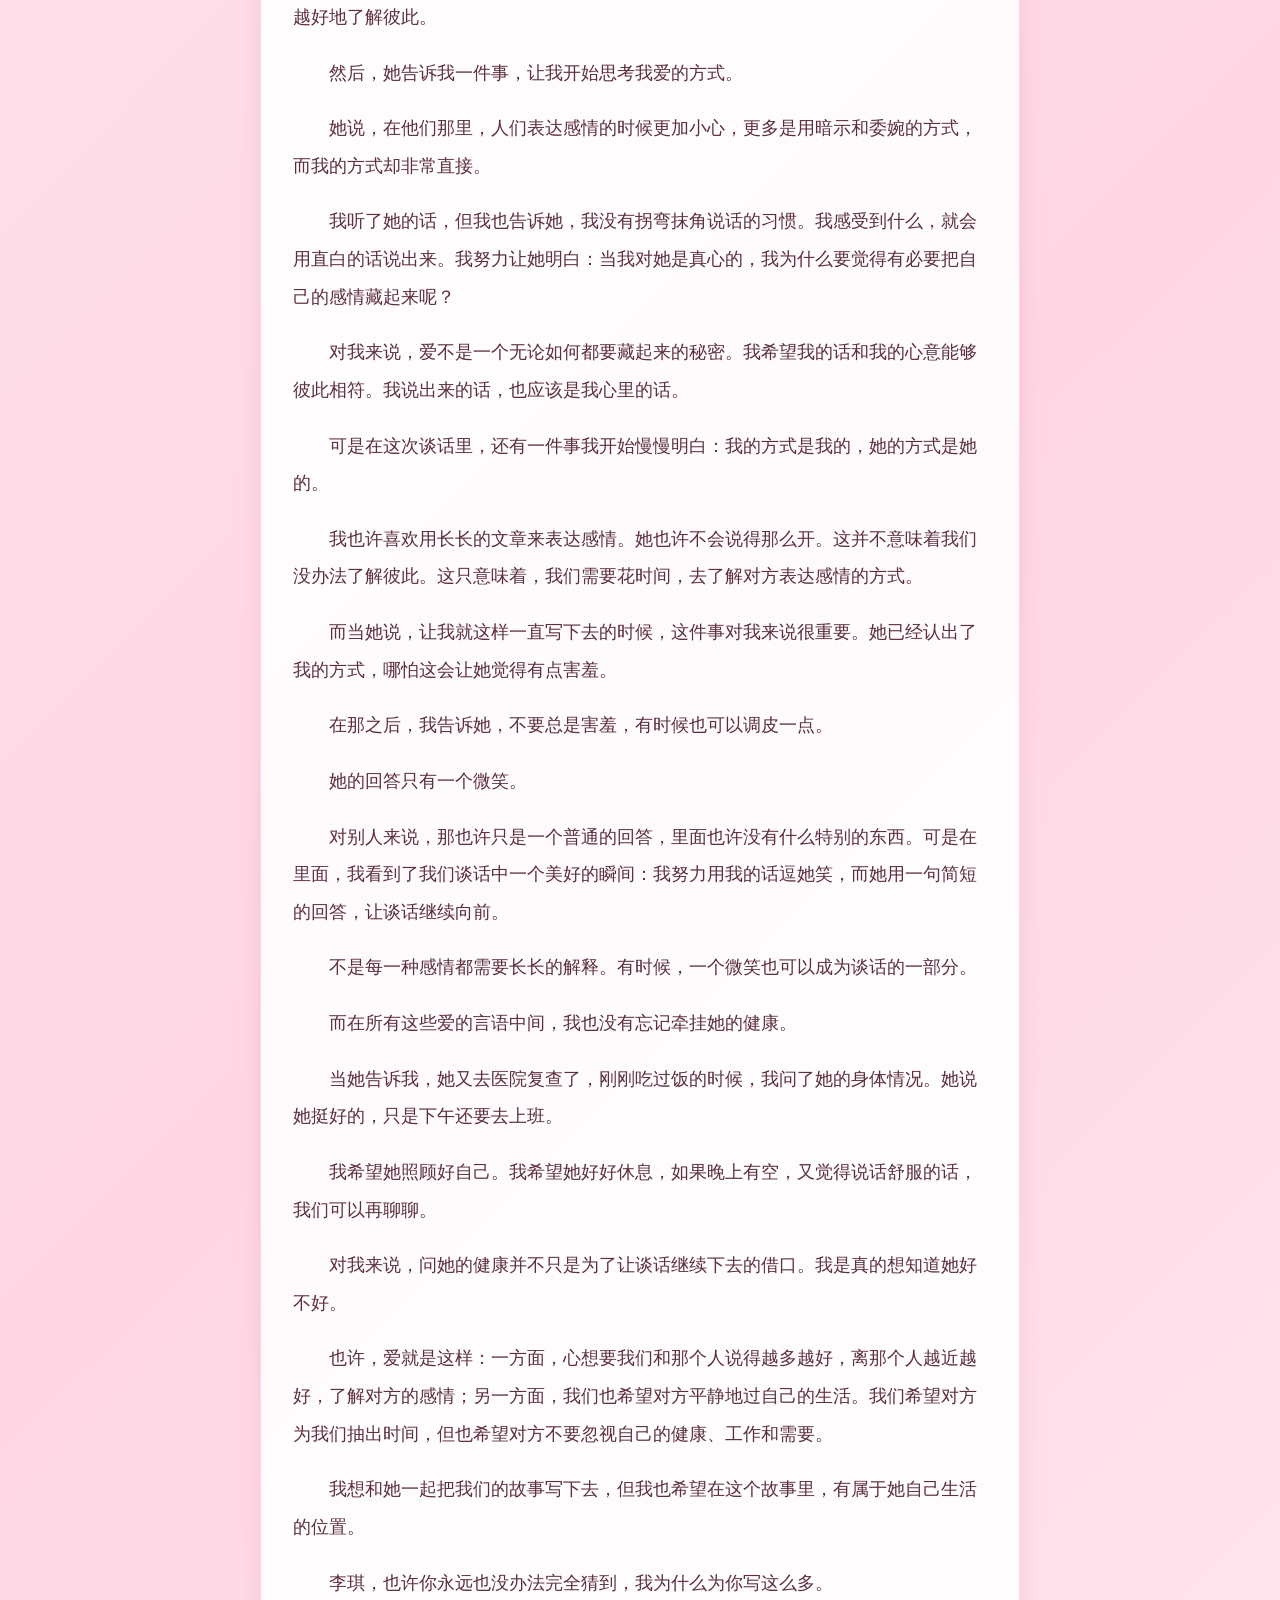
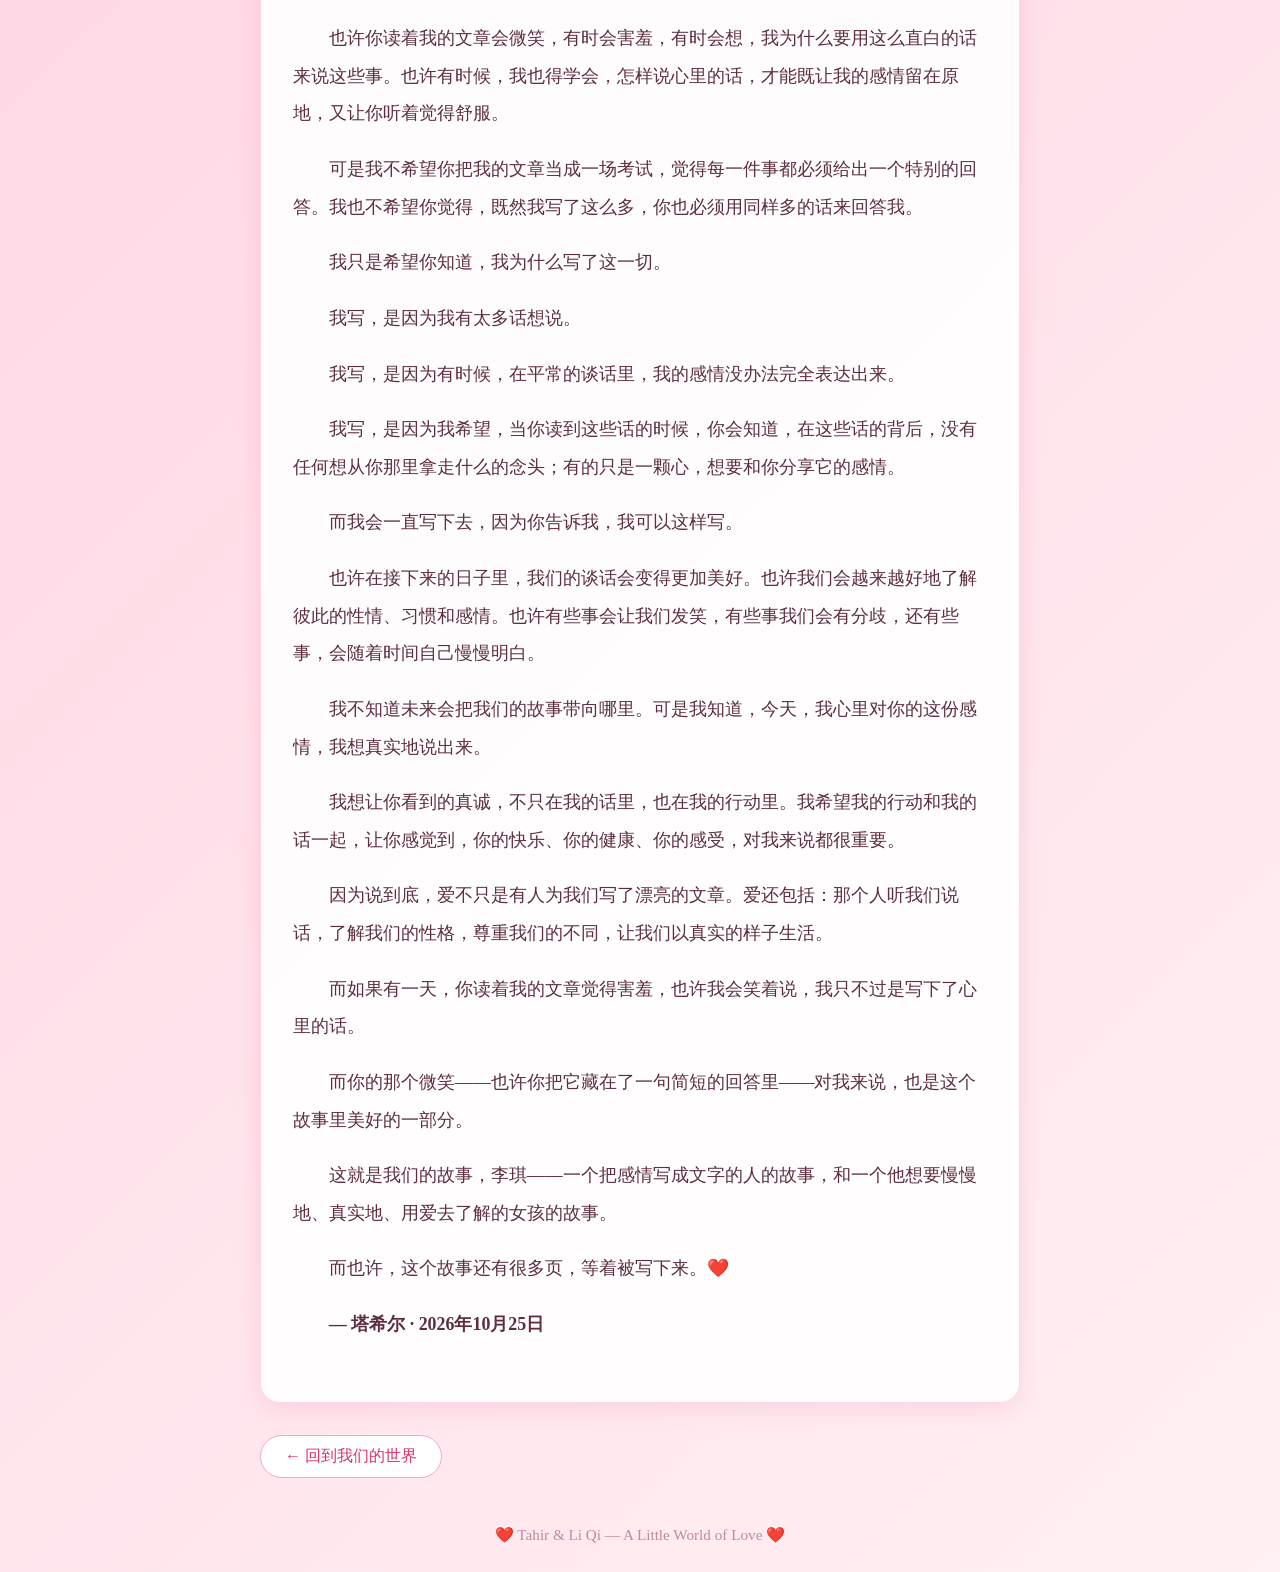
<file: articles/words-to-your-smile.html>
<!DOCTYPE html>
<html lang="zh-CN">
<head>
<meta charset="UTF-8">
<meta name="viewport" content="width=device-width, initial-scale=1.0">
<title>当我的话语抵达你的微笑 — Tahir & Li Qi ❤️</title>
<meta name="description" content="当我的话语抵达你的微笑 — 塔希尔写给李琪的爱情故事。When My Words Reached Your Smile — a love story from Tahir to Li Qi.">
<link rel="stylesheet" href="../style.css">
</head>
<body data-lang="zh">
<div class="hearts" id="hearts"></div>
<nav>
  <div class="nav-title">❤️ Tahir & Li Qi</div>
  <div class="lang-toggle">
    <button onclick="setLang('zh')" id="btn-zh" class="active">中文</button>
    <button onclick="setLang('en')" id="btn-en">English</button>
  </div>
</nav>
<main>
  <a href="../index.html" class="back-link lang-zh">← 回到我们的世界</a>
  <a href="../index.html" class="back-link lang-en">← Back to our world</a>
  <article class="article-page">
    <h1 class="lang-zh">😊 当我的话语抵达你的微笑</h1>
    <h1 class="lang-en">😊 When My Words Reached Your Smile</h1>
    <div class="article-date lang-zh">塔希尔 写给 李琪 · 2026年10月25日</div>
    <div class="article-date lang-en">Written by Tahir for Li Qi · October 25, 2026</div>
    <figure class="article-photo"><img src="../images/liqi.jpg" alt="Tahir ❤️ Li Qi"></figure>

    <div class="lang-zh">
      <p>有些故事不是突然开始的。它们是慢慢长成的——从几句话开始，从一次次小小的交谈开始，从一句问候开始，从一个安静的愿望开始：希望那个你想了一整天的人，在一天结束的时候一切都好。</p>
      <p>我和李琪的故事，对我来说就是这样的。</p>
      <p>我，塔希尔，也许就是那种没办法把心里的话藏太久的人。当一种感情在我心里找到了位置，我就开始把它变成文字——有时是一条消息，有时是一句小小的话，有时是一整篇文章。也许是因为，对我来说，爱不只是一种感觉，更是一种希望对方也能感受到的东西。</p>
      <p>而当对象是李琪的时候，我有太多话想说。</p>
      <p>有时候我会想，一个人怎么会为另一个人攒下这么多话呢？后来我才明白，也许这些话并不是因为我写得多好，而是因为我的心里有一样东西，我想把它表达出来，却又害怕我的话够不到我感情的深度。</p>
      <p>所以，我为她写文章。</p>
      <p>我希望她读到的时候，看到的不只是漂亮的句子，还能感觉到，在这些文字的背后，有一个人牵挂着她，把她最小的事情也看得很重要，愿意和她分享自己的感情，而不是把它藏起来。</p>
      <p>10月25日的那个早上，也是这样的。</p>
      <p>我已经回到了家里。旅途让我很累，身体也不太舒服，一到家我就睡着了。前一天我没能给她发消息，所以当再次有机会说话的时候，我告诉她我为什么沉默。</p>
      <p>我不希望我的沉默让她产生什么误会。有时候，人只是希望自己爱的那个人，知道自己缺席的原因。因为当一个人对我们变得重要的时候，连我们小小的解释也开始有了分量。</p>
      <p>我对她说了早上好，又问她：“你好吗，我的心跳？”</p>
      <p>对别人来说，这也许只是一句情话，但对我来说，这是我爱的方式的一部分。我不想只用一个名字来叫她；我想让我的话让她感觉到，她在我的生命里有一个特别的位置。</p>
      <p>然后，我请她去读我在网站上为她写的五篇新文章。</p>
      <p>对我来说，那些文章不只是文字。它们是我在平常的谈话里没办法完全表达的感情的样子。当我们爱一个人的时候，有时候会觉得，我们拥有的话，不够用来形容这个人的重要。我的情况也是这样。我写，然后觉得也许还有什么没写完，然后又想再写。</p>
      <p>当李琪说她已经读完那些文章的时候，我的心里立刻冒出一个问题：她读完之后，会是什么感觉呢？</p>
      <p>我问了她的感受。</p>
      <p>她回答说，读完之后她觉得很害羞。她还说，我对她的夸奖太多了，让她有点不好意思。她还说起自己：她没有那么好，她的脾气比较急，要让她开心、要和她好好相处，并不容易。</p>
      <p>读着她的话，我的心里冒出一个念头：也许她觉得自己和我文章里写的那个人不太一样。也许我的夸奖在她看来太多了，多到她不知道该怎么回应。</p>
      <p>可是，她对我的重要，并不只是因为她的优点。</p>
      <p>我想告诉她，我文章里的夸奖只是我感情的一部分，不是全部的真相。没有一个人是只由优点组成的。每个人都有自己的性情，自己的弱点，自己的喜欢和不喜欢。爱一个人，并不是把对方做成一幅完美的画像摆在面前；爱一个人，也包括努力把对方当作一个真实的人去了解。</p>
      <p>所以我告诉她，也许我没有足够的话，可以把她的重要性完全说出来。</p>
      <p>说实话，当我为她写东西的时候，有时候我自己也觉得，我是在用不同的词，一遍又一遍地描述同一种感情。可是我能怎么办呢？有些感情，说过一次，心是不会安静下来的。</p>
      <p>我想让她知道，我的话并不只停留在赞美她的美丽。在这些话的背后，还有对她健康的牵挂，还有想和她一起度过时光的愿望，还有一个希望：希望我们能慢慢地、越来越好地了解彼此。</p>
      <p>然后，她告诉我一件事，让我开始思考我爱的方式。</p>
      <p>她说，在他们那里，人们表达感情的时候更加小心，更多是用暗示和委婉的方式，而我的方式却非常直接。</p>
      <p>我听了她的话，但我也告诉她，我没有拐弯抹角说话的习惯。我感受到什么，就会用直白的话说出来。我努力让她明白：当我对她是真心的，我为什么要觉得有必要把自己的感情藏起来呢？</p>
      <p>对我来说，爱不是一个无论如何都要藏起来的秘密。我希望我的话和我的心意能够彼此相符。我说出来的话，也应该是我心里的话。</p>
      <p>可是在这次谈话里，还有一件事我开始慢慢明白：我的方式是我的，她的方式是她的。</p>
      <p>我也许喜欢用长长的文章来表达感情。她也许不会说得那么开。这并不意味着我们没办法了解彼此。这只意味着，我们需要花时间，去了解对方表达感情的方式。</p>
      <p>而当她说，让我就这样一直写下去的时候，这件事对我来说很重要。她已经认出了我的方式，哪怕这会让她觉得有点害羞。</p>
      <p>在那之后，我告诉她，不要总是害羞，有时候也可以调皮一点。</p>
      <p>她的回答只有一个微笑。</p>
      <p>对别人来说，那也许只是一个普通的回答，里面也许没有什么特别的东西。可是在里面，我看到了我们谈话中一个美好的瞬间：我努力用我的话逗她笑，而她用一句简短的回答，让谈话继续向前。</p>
      <p>不是每一种感情都需要长长的解释。有时候，一个微笑也可以成为谈话的一部分。</p>
      <p>而在所有这些爱的言语中间，我也没有忘记牵挂她的健康。</p>
      <p>当她告诉我，她又去医院复查了，刚刚吃过饭的时候，我问了她的身体情况。她说她挺好的，只是下午还要去上班。</p>
      <p>我希望她照顾好自己。我希望她好好休息，如果晚上有空，又觉得说话舒服的话，我们可以再聊聊。</p>
      <p>对我来说，问她的健康并不只是为了让谈话继续下去的借口。我是真的想知道她好不好。</p>
      <p>也许，爱就是这样：一方面，心想要我们和那个人说得越多越好，离那个人越近越好，了解对方的感情；另一方面，我们也希望对方平静地过自己的生活。我们希望对方为我们抽出时间，但也希望对方不要忽视自己的健康、工作和需要。</p>
      <p>我想和她一起把我们的故事写下去，但我也希望在这个故事里，有属于她自己生活的位置。</p>
      <p>李琪，也许你永远也没办法完全猜到，我为什么为你写这么多。</p>
      <p>也许你读着我的文章会微笑，有时会害羞，有时会想，我为什么要用这么直白的话来说这些事。也许有时候，我也得学会，怎样说心里的话，才能既让我的感情留在原地，又让你听着觉得舒服。</p>
      <p>可是我不希望你把我的文章当成一场考试，觉得每一件事都必须给出一个特别的回答。我也不希望你觉得，既然我写了这么多，你也必须用同样多的话来回答我。</p>
      <p>我只是希望你知道，我为什么写了这一切。</p>
      <p>我写，是因为我有太多话想说。</p>
      <p>我写，是因为有时候，在平常的谈话里，我的感情没办法完全表达出来。</p>
      <p>我写，是因为我希望，当你读到这些话的时候，你会知道，在这些话的背后，没有任何想从你那里拿走什么的念头；有的只是一颗心，想要和你分享它的感情。</p>
      <p>而我会一直写下去，因为你告诉我，我可以这样写。</p>
      <p>也许在接下来的日子里，我们的谈话会变得更加美好。也许我们会越来越好地了解彼此的性情、习惯和感情。也许有些事会让我们发笑，有些事我们会有分歧，还有些事，会随着时间自己慢慢明白。</p>
      <p>我不知道未来会把我们的故事带向哪里。可是我知道，今天，我心里对你的这份感情，我想真实地说出来。</p>
      <p>我想让你看到的真诚，不只在我的话里，也在我的行动里。我希望我的行动和我的话一起，让你感觉到，你的快乐、你的健康、你的感受，对我来说都很重要。</p>
      <p>因为说到底，爱不只是有人为我们写了漂亮的文章。爱还包括：那个人听我们说话，了解我们的性格，尊重我们的不同，让我们以真实的样子生活。</p>
      <p>而如果有一天，你读着我的文章觉得害羞，也许我会笑着说，我只不过是写下了心里的话。</p>
      <p>而你的那个微笑——也许你把它藏在了一句简短的回答里——对我来说，也是这个故事里美好的一部分。</p>
      <p>这就是我们的故事，李琪——一个把感情写成文字的人的故事，和一个他想要慢慢地、真实地、用爱去了解的女孩的故事。</p>
      <p>而也许，这个故事还有很多页，等着被写下来。❤️</p>
      <p class="signature">— 塔希尔 · 2026年10月25日</p>
    </div>

    <div class="lang-en">
      <p>Some stories do not begin all at once. They grow slowly — from a few words, from small conversations, from asking after someone's wellbeing, and from the quiet wish that, at the end of the day, the person you thought about all day is doing well.</p>
      <p>My story with Li Qi is something like that for me.</p>
      <p>I, Tahir, am perhaps one of those people who cannot keep the words of their heart inside for very long. When a feeling finds a place in my heart, I begin to shape it into words — sometimes in a message, sometimes in a small remark, and sometimes in a whole article. Perhaps the reason is that, for me, love is not only a feeling; it is something I want the other person to feel as well.</p>
      <p>And when it comes to Li Qi, I have so much to say.</p>
      <p>Sometimes I wonder: how does one person gather so many words for another? Then I realize that perhaps these words do not come because I write very well, but because there is something in my heart that I want to express — and I fear that my words may not reach the full depth of my feelings.</p>
      <p>That is why I write articles for her.</p>
      <p>I want that when she reads them, she does not only see beautiful sentences, but also feels that behind these words there is a person who cares about her, who treats even her smallest things as important, and who wants to share his feelings with her rather than hide them.</p>
      <p>The morning of October 25 was something like that too.</p>
      <p>I had come back home. The journey had tired me, my health was not good either, and as soon as I reached home, I fell asleep. I had not been able to send her a message the previous day, so when I got the chance to talk again, I told her why I had been silent.</p>
      <p>I did not want my silence to put her in any misunderstanding. Sometimes a person only wants the one they love to know the reason for their absence. Because when someone becomes important to us, even our small explanations begin to matter.</p>
      <p>I said good morning to her and asked, "How are you, my heartbeat?"</p>
      <p>For someone else, this might be just a loving sentence, but for me it was part of my way of loving. I did not want to call her by just a name; I wanted my words to make her feel that she holds a special place in my life.</p>
      <p>Then I asked her to read the five new articles I had written on my website for her.</p>
      <p>For me, those articles were not just writings. They were the shape of feelings that I cannot fully express in ordinary conversation. When we love someone, sometimes we feel that the words we have are not enough to describe that person's importance. The same happens to me. I write, then I think that perhaps something still remains. Then I want to write again.</p>
      <p>When Li Qi said she had read the articles, a question immediately came to my heart: how must she have felt reading them?</p>
      <p>I asked her about her feelings.</p>
      <p>Her answer was that reading them made her feel very shy. Then she said that I had praised her far too much, which made her a little hesitant. She also said about herself that she is not that good, that her temper is quick, and that keeping her happy, or getting along with her, is difficult.</p>
      <p>Reading her words, this thought came to my heart: perhaps she sees herself as different from the person described in my writings. Perhaps my praise feels so much to her that she does not understand how to answer it.</p>
      <p>But for me, her importance was not only because of her qualities.</p>
      <p>I wanted to tell her that the praise in my writings is a part of my feelings, not the complete truth. No person is made of qualities alone. Every person has their own temperament, their own weaknesses, their own likes and dislikes. To love someone does not mean that we place a flawless picture of them before us; it also means that we try to know them as a real person.</p>
      <p>That is why I told her that perhaps I do not have enough words to fully describe her importance.</p>
      <p>The truth is that when I write for her, sometimes I myself feel that I am describing one feeling again and again in different words. But what can I do? Some feelings do not fall silent after being said once.</p>
      <p>I want her to know that my words are not limited to praising her beauty. Behind them there is also care for her wellbeing, the wish to spend time with her, and the hope that we will slowly understand each other even better.</p>
      <p>Then she told me something that made me think about my way of loving.</p>
      <p>She said that in their culture, people express their feelings more carefully, in hints and allusions, while my way is very direct.</p>
      <p>I listened to her, but I also told her that I am not in the habit of talking in circles. What I feel, I say in plain words. I tried to make her understand: when I am sincere with her, why should I feel the need to hide my feelings?</p>
      <p>For me, love is not a secret to be hidden at all costs. I want my words and my intentions to match each other. What I say should also be in my heart.</p>
      <p>But in this conversation there was one more thing that I was beginning to understand: my way is my own, and her way is her own.</p>
      <p>I may like to express my feelings in long articles. She may not speak so openly. That does not mean we cannot understand each other. It only means that we will have to give time to understand each other's way of expression.</p>
      <p>And when she said that I should keep writing like this, that mattered to me. She had recognized my way, even if it made her feel a little shy.</p>
      <p>After that, I told her not to be shy, but to sometimes be naughty too.</p>
      <p>Her answer was only a smile.</p>
      <p>For another person, that might be an ordinary reply. There might be nothing big in it. But in it I saw a beautiful moment of our conversation. I was trying to make her laugh with my words, and she, through her short reply, was carrying the conversation forward.</p>
      <p>Not every feeling needs a long explanation. Sometimes even a smile becomes part of the conversation.</p>
      <p>And amid all these words of love, I also remembered to care for her health.</p>
      <p>When she told me that she had gone to the hospital again for a checkup and had just eaten, I asked about her health. She said she is fine, but she has to go to work in the afternoon.</p>
      <p>I wanted her to take care of herself. I wanted her to rest, and if she were free at night and felt comfortable talking, then we could talk.</p>
      <p>For me, asking after her health was not just an excuse to keep the conversation going. I really wanted to know how she is.</p>
      <p>Perhaps love is this: on one side, the heart wants us to talk to that person as much as possible, to stay close to them, to know their feelings — and on the other side, we also want them to live their life in peace. We want to see them make time for us, but we also want them not to neglect their health, their work, and their needs.</p>
      <p>I want to take my story with her forward, but I also want there to be room in that story for her own life.</p>
      <p>Li Qi, perhaps you may never fully guess why I write so much for you.</p>
      <p>Perhaps reading my writings you will smile, sometimes feel shy, and sometimes wonder why I say things in such plain words. And perhaps sometimes I too will have to learn how to say what is in my heart in a way that my feelings stay in their place and you also feel comfortable with those words.</p>
      <p>But I do not want you to see my writings like an exam, where you must give a special answer to everything. I do not want you to think that if I have written so much, you must also answer in just as many words.</p>
      <p>I only want you to know why I wrote all this.</p>
      <p>I wrote because I had so much to say.</p>
      <p>I wrote because sometimes, in ordinary conversation, my feelings are not fully expressed.</p>
      <p>I wrote because I want that when you read these words, you know that behind them there is no thought that wants to take something from you; rather, there is a heart that wants to share its feelings with you.</p>
      <p>And I will keep writing, because you told me that I can write like this.</p>
      <p>Perhaps in the coming days our conversations will become even more beautiful. Perhaps we will begin to understand each other's temperaments, habits, and feelings even better. Perhaps we will laugh at some things, disagree on some, and some things will be understood on their own with time.</p>
      <p>I do not know where the future will take our story. But I know that today, the feeling in my heart for you, I want to express truthfully.</p>
      <p>I want to show you my sincerity not only in my words, but also in my behavior. I want my actions, together with my words, to make you feel that your happiness, your health, and your feelings matter to me.</p>
      <p>Because in the end, love is not only that someone writes beautiful articles for us. Love is also that they listen to us, understand our personality, respect our differences, and let us live with our true personality.</p>
      <p>And if ever, reading my writings, you feel shy, then perhaps I will smile and say that I only wrote what my heart said.</p>
      <p>And that smile of yours, which you perhaps hide in a small reply, is also a beautiful part of this story for me.</p>
      <p>This is our story, Li Qi — the story of a person who writes his feelings in words, and of a girl whom he wants to understand slowly, truthfully, and with love.</p>
      <p>And perhaps many pages of this story still remain to be written. ❤️</p>
      <p class="signature">— Tahir · October 25, 2026</p>
    </div>
  </article>
  <a href="../index.html" class="back-link lang-zh">← 回到我们的世界</a>
  <a href="../index.html" class="back-link lang-en">← Back to our world</a>
</main>
<footer><p>❤️ Tahir & Li Qi — A Little World of Love ❤️</p></footer>
<script>
function setLang(l) {
  document.body.setAttribute('data-lang', l);
  document.getElementById('btn-zh').classList.toggle('active', l === 'zh');
  document.getElementById('btn-en').classList.toggle('active', l === 'en');
  document.documentElement.lang = l === 'zh' ? 'zh-CN' : 'en';
  try { localStorage.setItem('love-lang', l); } catch (e) {}
}
(function() {
  try { setLang(localStorage.getItem('love-lang') || 'zh'); } catch (e) { setLang('zh'); }
  var box = document.getElementById('hearts');
  for (var i = 0; i < 18; i++) {
    var h = document.createElement('div');
    h.className = 'heart';
    h.textContent = ['❤️','💖','💕','💗'][Math.floor(Math.random()*4)];
    h.style.left = Math.random()*100 + 'vw';
    h.style.animationDelay = (Math.random()*8) + 's';
    h.style.fontSize = (12 + Math.random()*20) + 'px';
    box.appendChild(h);
  }
})();
</script>
</body>
</html>
</file>
<file: style.css>
/* Tahir & Li Qi — A Little World of Love ❤️ */
* { margin: 0; padding: 0; box-sizing: border-box; }

body {
  font-family: "PingFang SC", "Microsoft YaHei", "Noto Sans SC", Georgia, serif;
  background: linear-gradient(135deg, #fff0f3 0%, #ffe4ec 30%, #ffd6e4 60%, #fff0f3 100%);
  color: #5c2e3e;
  min-height: 100vh;
  overflow-x: hidden;
}

/* Birthday hero */
.birthday-hero {
  text-align: center;
  padding: 56px 20px 44px;
  background: linear-gradient(135deg, #ffe0ec 0%, #ffd0e2 50%, #ffe8f1 100%);
  border-bottom: 3px solid #ffb3d1;
  position: relative;
  z-index: 1;
  overflow: hidden;
}
.birthday-cake { font-size: 4rem; animation: bounce 2s ease-in-out infinite; }
@keyframes bounce {
  0%, 100% { transform: translateY(0); }
  50% { transform: translateY(-14px); }
}
.birthday-hero h1 {
  font-size: 2.6rem;
  color: #c2255c;
  margin: 16px 0 12px;
  text-shadow: 0 2px 12px rgba(214,51,108,0.25);
}
.birthday-wish {
  font-size: 1.15rem;
  line-height: 2;
  color: #8a2a4a;
  max-width: 640px;
  margin: 0 auto 14px;
}
.birthday-date { font-size: 1.4rem; color: #d6336c; font-weight: bold; }

/* Live clock */
.live-clock {
  margin-top: 18px;
  display: inline-block;
  background: rgba(255,255,255,0.75);
  border: 1px solid #ffb3d1;
  border-radius: 30px;
  padding: 10px 26px;
  font-size: 1.25rem;
  color: #a61e4d;
  font-weight: bold;
  letter-spacing: 1px;
}
.live-clock .clock-icon { margin-right: 8px; }
#clock-zone { font-size: 0.95rem; color: #c08a9b; margin-left: 10px; font-weight: normal; }

/* Falling flowers */
.flowers { position: fixed; inset: 0; pointer-events: none; z-index: 0; overflow: hidden; }
.flower {
  position: absolute;
  top: -50px;
  animation: flowerfall 10s linear infinite;
  opacity: 0.85;
}
@keyframes flowerfall {
  to { transform: translateY(112vh) rotate(420deg); }
}

/* Featured Urdu article */
.featured-article {
  background: rgba(255,255,255,0.92);
  border: 2px solid #ffb3d1;
  border-radius: 22px;
  padding: 36px 30px;
  margin: 28px 0;
  box-shadow: 0 8px 30px rgba(214,51,108,0.15);
}
.featured-article h2 { text-align: center; color: #c2255c; font-size: 1.7rem; margin-bottom: 6px; }
.featured-sub { text-align: center; color: #b0708a; margin-bottom: 24px; font-style: italic; }
.featured-text p {
  line-height: 2.1;
  margin-bottom: 16px;
  font-size: 1.08rem;
  color: #5c2e3e;
}
.featured-text p.signature { text-align: center; font-weight: bold; color: #d6336c; font-size: 1.2rem; }

/* Language visibility — driven by body[data-lang] */
body[data-lang="zh"] .lang-en { display: none !important; }
body[data-lang="en"] .lang-zh { display: none !important; }

.hearts { position: fixed; inset: 0; pointer-events: none; z-index: 0; overflow: hidden; }
.heart {
  position: absolute;
  top: -40px;
  animation: fall 9s linear infinite;
  opacity: 0.7;
}
@keyframes fall {
  to { transform: translateY(110vh) rotate(360deg); }
}

nav {
  display: flex; justify-content: space-between; align-items: center;
  padding: 16px 24px;
  background: rgba(255,255,255,0.75);
  backdrop-filter: blur(8px);
  position: sticky; top: 0; z-index: 10;
  border-bottom: 1px solid #ffd6e4;
}
.nav-title { font-size: 1.3rem; font-weight: bold; color: #d6336c; }
.lang-toggle button {
  border: 1px solid #f3a6c1; background: #fff; color: #d6336c;
  padding: 6px 16px; border-radius: 20px; cursor: pointer; margin-left: 6px;
  font-size: 0.9rem;
}
.lang-toggle button.active { background: #d6336c; color: #fff; }

.hero {
  text-align: center; padding: 48px 20px 32px; position: relative; z-index: 1;
}
.photo-frame {
  width: 240px; height: 240px; margin: 0 auto 24px;
  border-radius: 50%;
  padding: 8px;
  background: linear-gradient(135deg, #ff6b9d, #d6336c, #ff9ebb);
  box-shadow: 0 12px 40px rgba(214,51,108,0.35);
  animation: glow 3s ease-in-out infinite;
}
@keyframes glow {
  0%,100% { box-shadow: 0 12px 40px rgba(214,51,108,0.35); }
  50% { box-shadow: 0 12px 55px rgba(214,51,108,0.6); }
}
.photo-frame img {
  width: 100%; height: 100%; object-fit: cover; border-radius: 50%;
  border: 4px solid #fff;
}
.hero h1 { font-size: 2.4rem; color: #c2255c; margin-bottom: 8px; }
.subtitle { font-size: 1.15rem; color: #a61e4d; margin-bottom: 20px; }
.love-quote {
  font-style: italic; font-size: 1.25rem; color: #d6336c;
  max-width: 600px; margin: 0 auto;
  padding: 16px 24px;
  background: rgba(255,255,255,0.6);
  border-radius: 16px;
  border: 1px solid #ffd6e4;
}

main { max-width: 800px; margin: 0 auto; padding: 20px; position: relative; z-index: 1; }

/* Blessings section */
.blessings { margin: 28px 0; }
.blessings h2 { text-align: center; color: #c2255c; margin: 32px 0 10px; font-size: 1.7rem; }
.blessings-intro { text-align: center; color: #b0708a; font-style: italic; margin-bottom: 24px; font-size: 1.05rem; }
.blessing-card {
  background: rgba(255,255,255,0.9);
  border: 1px solid #ffd6e4;
  border-radius: 20px;
  padding: 26px 28px;
  margin-bottom: 18px;
  box-shadow: 0 6px 24px rgba(214,51,108,0.1);
  text-align: center;
}
.blessing-emoji { font-size: 2.6rem; margin-bottom: 10px; }
.blessing-card h3 { color: #c2255c; font-size: 1.35rem; margin-bottom: 10px; }
.blessing-card p { color: #6b3a4d; line-height: 2; font-size: 1.05rem; }

/* Timeline */
.timeline { margin: 28px 0; }
.timeline h2 { text-align: center; color: #c2255c; margin: 32px 0 10px; font-size: 1.7rem; }
.timeline-intro { text-align: center; color: #b0708a; font-style: italic; margin-bottom: 24px; }
.timeline-item {
  display: flex; gap: 16px; align-items: flex-start;
  background: rgba(255,255,255,0.85);
  border: 1px solid #ffd6e4; border-radius: 18px;
  padding: 20px; margin-bottom: 14px;
  box-shadow: 0 4px 18px rgba(214,51,108,0.08);
}
.timeline-item.highlight {
  border: 2px solid #ff6b9d;
  background: linear-gradient(135deg, #fff0f5, #ffe4ec);
  box-shadow: 0 8px 28px rgba(214,51,108,0.2);
}
.timeline-dot { font-size: 2rem; flex-shrink: 0; }
.timeline-content h3 { color: #c2255c; font-size: 1.15rem; margin-bottom: 6px; }
.timeline-content p { color: #6b3a4d; line-height: 1.9; font-size: 1rem; }

/* Love notes */
.love-notes { text-align: center; margin: 28px 0; }
.love-notes h2 { color: #c2255c; margin: 32px 0 10px; font-size: 1.7rem; }
.love-notes > p { color: #b0708a; font-style: italic; margin-bottom: 18px; }
.note-display {
  background: rgba(255,255,255,0.9);
  border: 2px dashed #ff9ebb; border-radius: 18px;
  padding: 30px 24px; margin: 0 auto 18px; max-width: 600px;
  min-height: 110px; display: flex; align-items: center; justify-content: center;
  box-shadow: 0 4px 18px rgba(214,51,108,0.1);
}
.note-display p { font-size: 1.2rem; color: #a61e4d; line-height: 2; font-style: italic; }
.note-btn, .wish-btn {
  background: linear-gradient(135deg, #ff6b9d, #d6336c);
  color: #fff; border: none; border-radius: 30px;
  padding: 14px 36px; font-size: 1.1rem; cursor: pointer;
  box-shadow: 0 6px 20px rgba(214,51,108,0.35);
  transition: transform 0.2s;
}
.note-btn:hover, .wish-btn:hover { transform: scale(1.05); }

/* Promises */
.promises { margin: 28px 0; }
.promises h2 { text-align: center; color: #c2255c; margin: 32px 0 10px; font-size: 1.7rem; }
.promises-intro { text-align: center; color: #b0708a; font-style: italic; margin-bottom: 22px; }
.promise-card {
  display: flex; gap: 16px; align-items: center;
  background: rgba(255,255,255,0.9);
  border-left: 4px solid #ff6b9d;
  border-radius: 14px; padding: 18px 20px; margin-bottom: 12px;
  box-shadow: 0 4px 16px rgba(214,51,108,0.08);
}
.promise-emoji { font-size: 2rem; flex-shrink: 0; }
.promise-card p { color: #5c2e3e; line-height: 1.9; font-size: 1.02rem; }

/* Wish */
.wish { text-align: center; margin: 28px 0; padding: 20px; }
.wish h2 { color: #c2255c; margin: 32px 0 10px; font-size: 1.7rem; }
.wish > p { color: #b0708a; font-style: italic; margin-bottom: 20px; }
.candle-area {
  background: linear-gradient(135deg, #2b1a2e, #4a2545);
  border-radius: 24px; padding: 44px 20px; margin: 0 auto 20px; max-width: 600px;
  box-shadow: 0 10px 40px rgba(0,0,0,0.25);
}
.candle { font-size: 5rem; transition: all 0.5s; filter: grayscale(100%) brightness(0.6); }
.candle.lit { filter: none; animation: flicker 1.5s ease-in-out infinite; }
@keyframes flicker {
  0%, 100% { transform: scale(1); }
  50% { transform: scale(1.08); }
}
.wish-text { color: #ffd6e4; font-size: 1.3rem; line-height: 2.2; margin-top: 20px; }

.articles h2, .forever h2 {
  text-align: center; color: #c2255c; margin: 32px 0 20px; font-size: 1.7rem;
}

.card {
  display: block; text-decoration: none; color: inherit;
  background: rgba(255,255,255,0.85);
  border: 1px solid #ffd6e4; border-radius: 20px;
  padding: 28px; margin-bottom: 20px;
  box-shadow: 0 6px 24px rgba(214,51,108,0.12);
  transition: transform 0.25s, box-shadow 0.25s;
}
.card:hover { transform: translateY(-4px); box-shadow: 0 12px 32px rgba(214,51,108,0.22); }
.card-emoji { font-size: 2.4rem; margin-bottom: 12px; }
.card h3 { color: #c2255c; font-size: 1.4rem; margin-bottom: 8px; }
.card p { color: #8a4a5e; line-height: 1.7; }

.forever {
  text-align: center; padding: 36px 20px;
  background: rgba(255,255,255,0.7);
  border-radius: 20px; border: 1px solid #ffd6e4;
  margin-top: 24px;
}
.forever p { line-height: 2; color: #8a4a5e; font-size: 1.1rem; }
.signature { margin-top: 16px; font-size: 1.3rem; color: #d6336c; font-weight: bold; }

.article-photo { margin: 0 0 24px; text-align: center; }
.article-photo img { width: 100%; max-width: 520px; border-radius: 18px; box-shadow: 0 8px 30px rgba(194, 37, 92, 0.25); }
article.article-page {
  background: rgba(255,255,255,0.9);
  border-radius: 20px; border: 1px solid #ffd6e4;
  padding: 40px 32px; margin: 24px 0;
  box-shadow: 0 6px 24px rgba(214,51,108,0.12);
}
article.article-page h1 { color: #c2255c; font-size: 1.9rem; margin-bottom: 6px; text-align: center; }
.article-date { text-align: center; color: #c08a9b; margin-bottom: 28px; font-size: 0.95rem; }
article.article-page p { line-height: 2.1; margin-bottom: 18px; font-size: 1.12rem; color: #5c2e3e; text-indent: 2em; }
article.article-page p.no-indent { text-indent: 0; text-align: center; }
.back-link {
  display: inline-block; margin: 8px 0 0; color: #d6336c; text-decoration: none;
  padding: 10px 24px; border: 1px solid #f3a6c1; border-radius: 24px; background: #fff;
}
.back-link:hover { background: #d6336c; color: #fff; }

footer {
  text-align: center; padding: 28px; color: #c08a9b; font-size: 0.95rem;
  position: relative; z-index: 1;
}

@media (max-width: 600px) {
  .hero h1 { font-size: 1.8rem; }
  .photo-frame { width: 190px; height: 190px; }
  article.article-page { padding: 28px 20px; }
}
</file>
